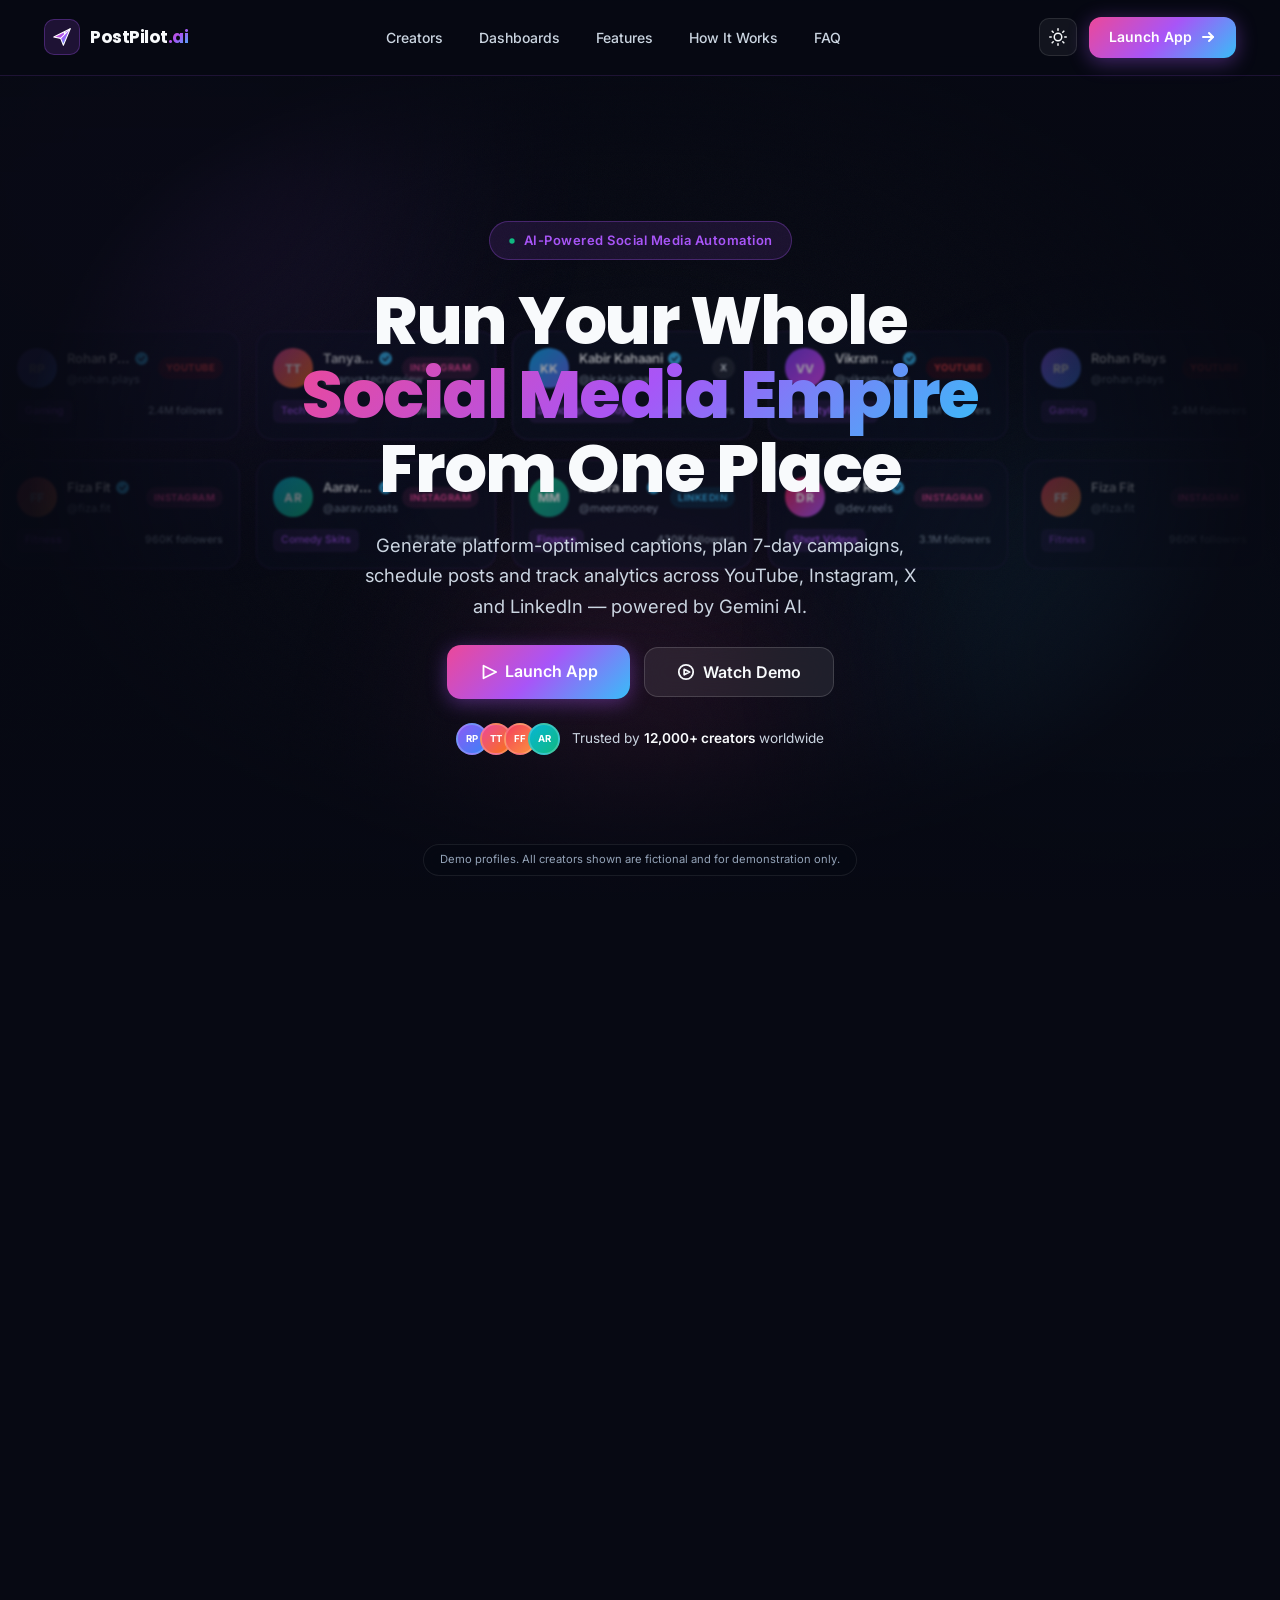
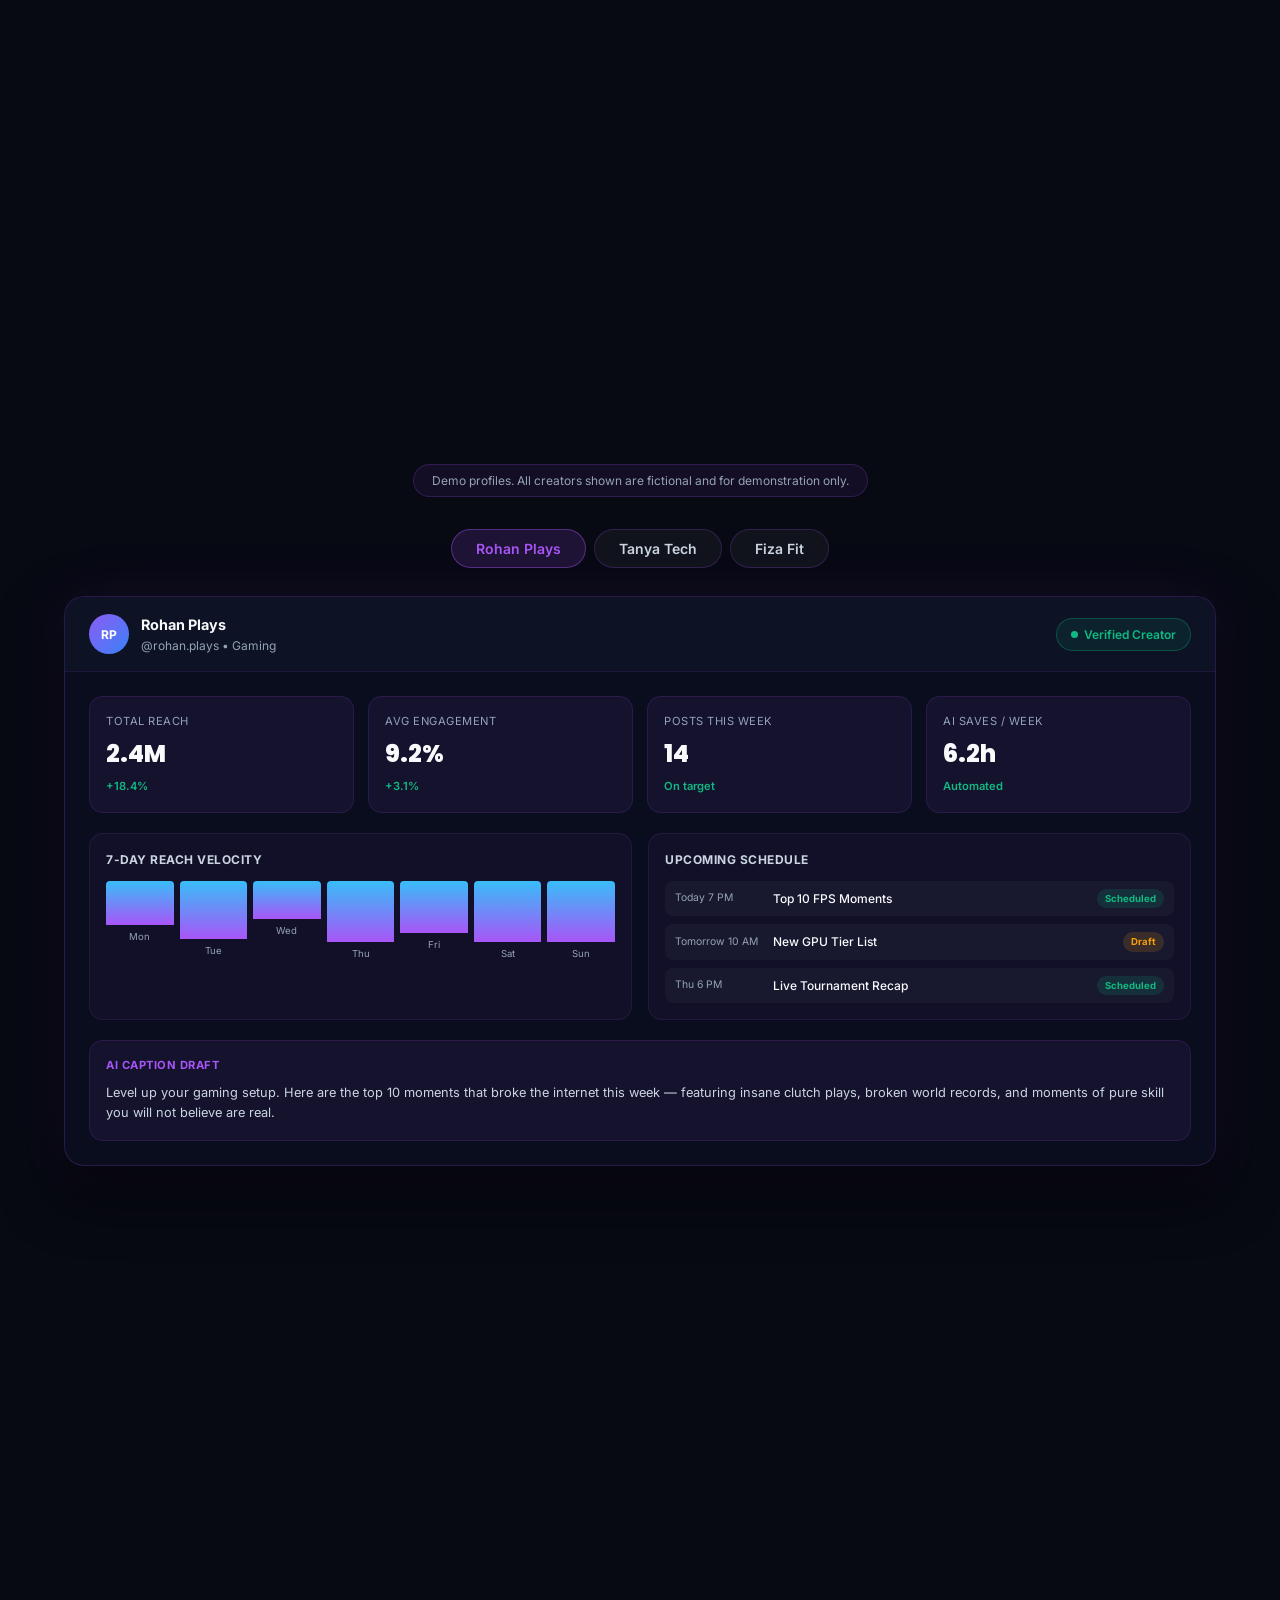
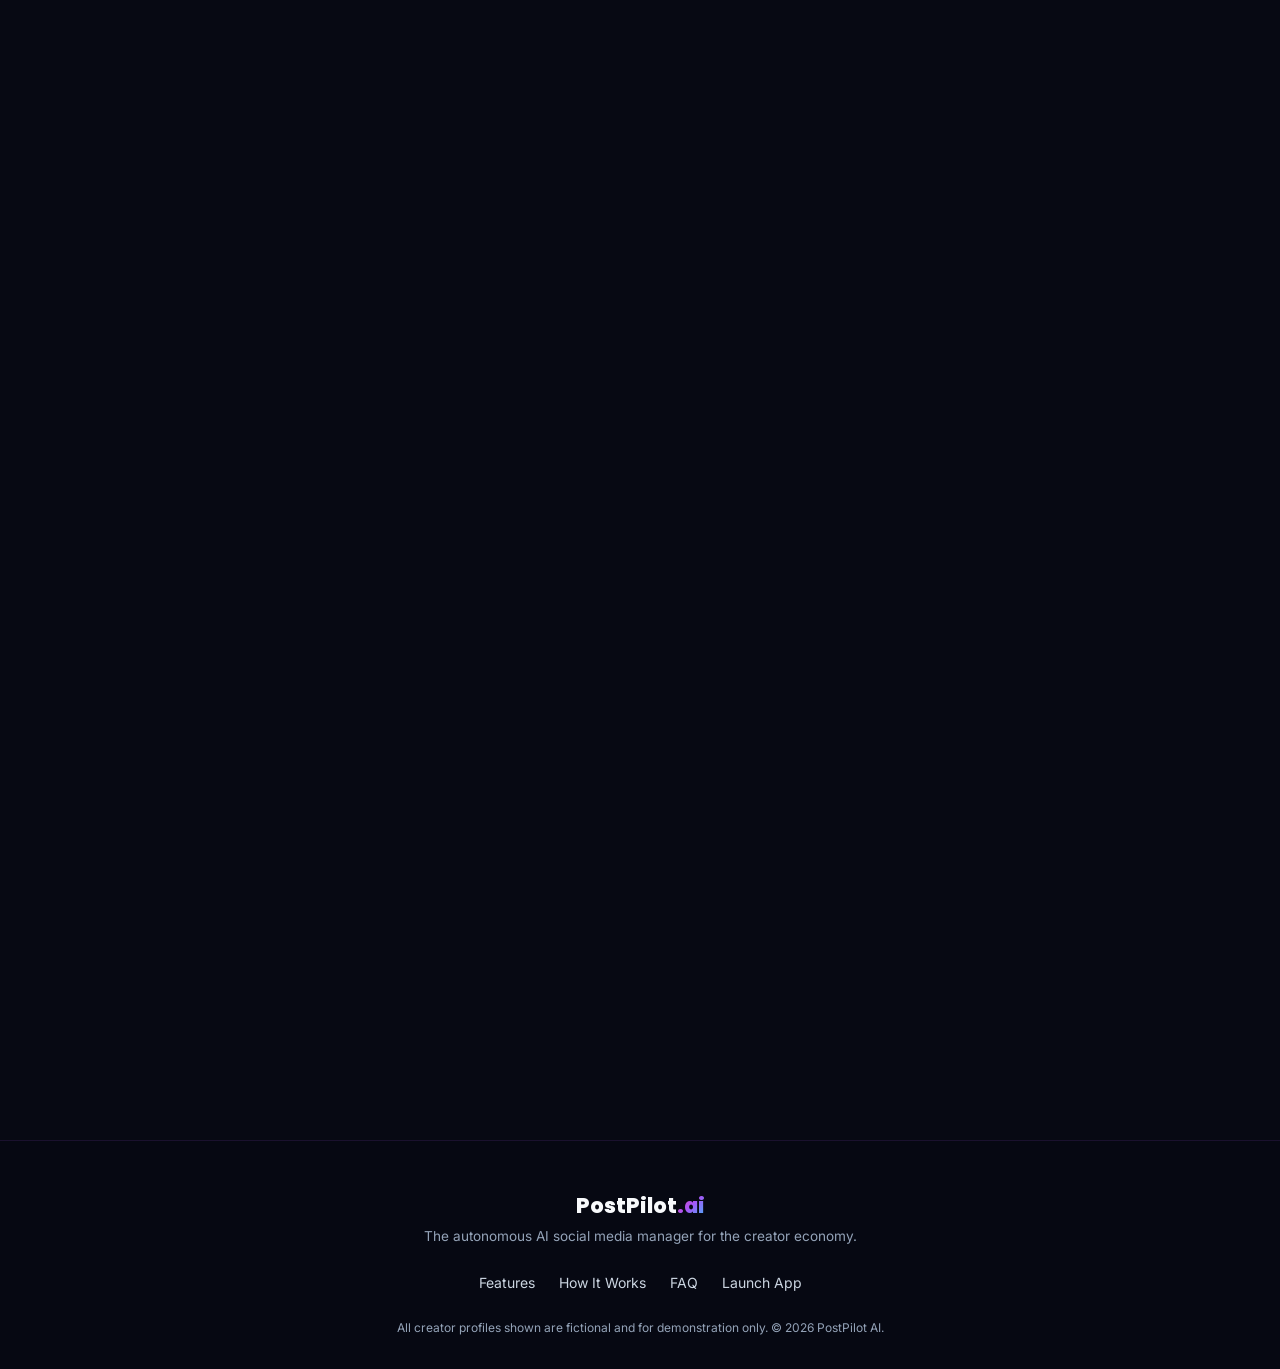
<file: index.html>
<!DOCTYPE html>
<html lang="en" data-theme="dark">
<head>
  <meta charset="UTF-8">
  <meta name="viewport" content="width=device-width, initial-scale=1.0">
  <meta name="description" content="PostPilot AI - Run Your Whole Social Media Empire From One Place. The bold autonomous AI social media manager built for modern creators.">
  <title>PostPilot AI - Run Your Whole Social Media Empire From One Place</title>
  <link rel="preconnect" href="https://fonts.googleapis.com">
  <link rel="preconnect" href="https://fonts.gstatic.com" crossorigin>
  <link href="https://fonts.googleapis.com/css2?family=Inter:wght@300;400;500;600;700&family=Poppins:wght@500;600;700;800;900&display=swap" rel="stylesheet">
  <link rel="stylesheet" href="style.css">
</head>
<body>
  <a href="#main-content" class="skip-link">Skip to main content</a>

  <!-- Animated Mesh Background -->
  <div class="animated-mesh-bg" aria-hidden="true">
    <div class="mesh-sphere mesh-sphere-1"></div>
    <div class="mesh-sphere mesh-sphere-2"></div>
    <div class="mesh-sphere mesh-sphere-3"></div>
  </div>
  <div class="noise-overlay" aria-hidden="true"></div>

  <!-- Sticky Glass Navbar -->
  <header class="navbar" id="top-navbar">
    <div class="nav-container">
      <a href="#" class="brand-logo" aria-label="PostPilot AI Home">
        <span class="logo-icon-wrapper">
          <svg class="logo-icon" viewBox="0 0 32 32" fill="none" xmlns="http://www.w3.org/2000/svg" aria-hidden="true">
            <path d="M4 16L28 4L18 28L14 18L4 16Z" fill="url(#logo-grad)" stroke="#FFFFFF" stroke-width="1.5" stroke-linejoin="round"/>
            <path d="M14 18L28 4" stroke="#FFFFFF" stroke-width="1.5" stroke-linecap="round"/>
            <circle cx="20" cy="10" r="1.5" fill="#FFFFFF"/>
            <defs>
              <linearGradient id="logo-grad" x1="4" y1="4" x2="28" y2="28" gradientUnits="userSpaceOnUse">
                <stop stop-color="#EC4899"/>
                <stop offset="0.5" stop-color="#A855F7"/>
                <stop offset="1" stop-color="#38BDF8"/>
              </linearGradient>
            </defs>
          </svg>
        </span>
        <span class="logo-text">PostPilot<span class="logo-accent">.ai</span></span>
      </a>

      <nav class="nav-menu" id="nav-menu" aria-label="Main Navigation">
        <ul class="nav-list">
          <li class="nav-item"><a href="#creators" class="nav-link">Creators</a></li>
          <li class="nav-item"><a href="#sample-dashboards" class="nav-link">Dashboards</a></li>
          <li class="nav-item"><a href="#features" class="nav-link">Features</a></li>
          <li class="nav-item"><a href="#how-it-works" class="nav-link">How It Works</a></li>
          <li class="nav-item"><a href="#faq" class="nav-link">FAQ</a></li>
        </ul>
      </nav>

      <div class="nav-actions">
        <button id="theme-toggle" class="theme-toggle-btn" type="button" aria-label="Toggle theme">
          <svg class="theme-icon sun-icon" viewBox="0 0 24 24" fill="none" stroke="currentColor" stroke-width="2" stroke-linecap="round" stroke-linejoin="round" aria-hidden="true">
            <circle cx="12" cy="12" r="5"></circle>
            <line x1="12" y1="1" x2="12" y2="3"></line><line x1="12" y1="21" x2="12" y2="23"></line>
            <line x1="4.22" y1="4.22" x2="5.64" y2="5.64"></line><line x1="18.36" y1="18.36" x2="19.78" y2="19.78"></line>
            <line x1="1" y1="12" x2="3" y2="12"></line><line x1="21" y1="12" x2="23" y2="12"></line>
            <line x1="4.22" y1="19.78" x2="5.64" y2="18.36"></line><line x1="18.36" y1="5.64" x2="19.78" y2="4.22"></line>
          </svg>
          <svg class="theme-icon moon-icon" viewBox="0 0 24 24" fill="none" stroke="currentColor" stroke-width="2" stroke-linecap="round" stroke-linejoin="round" aria-hidden="true">
            <path d="M21 12.79A9 9 0 1 1 11.21 3 7 7 0 0 0 21 12.79z"></path>
          </svg>
        </button>
        <a href="app.html" class="btn btn-primary nav-cta">
          <span>Launch App</span>
          <svg class="btn-arrow" viewBox="0 0 16 16" fill="none" stroke="currentColor" stroke-width="2" stroke-linecap="round" stroke-linejoin="round" aria-hidden="true">
            <line x1="3" y1="8" x2="13" y2="8"></line>
            <polyline points="9 4 13 8 9 12"></polyline>
          </svg>
        </a>
        <button class="hamburger-btn" id="hamburger-btn" type="button" aria-expanded="false" aria-controls="nav-menu" aria-label="Open mobile navigation menu">
          <span class="hamburger-line"></span>
          <span class="hamburger-line"></span>
          <span class="hamburger-line"></span>
        </button>
      </div>
    </div>
  </header>

  <main id="main-content">
    <!-- ===== HERO SECTION ===== -->
    <section class="hero-section" id="hero">
      <!-- Animated Creator Card Wall Background -->
      <div class="hero-marquee-wall" aria-hidden="true">
        <!-- Row 1: Scrolling Left -->
        <div class="marquee-row marquee-left">
          <div class="creator-marquee-card"><div class="creator-card-header"><div class="creator-avatar" style="background:linear-gradient(135deg,#8B5CF6,#3B82F6)">RP</div><div class="creator-meta"><div class="creator-name-row"><span class="creator-name">Rohan Plays</span><svg class="verified-icon" viewBox="0 0 16 16" fill="currentColor"><path d="M16 8A8 8 0 1 1 0 8a8 8 0 0 1 16 0zm-3.97-3.03a.75.75 0 0 0-1.08.022L7.477 9.417 5.384 7.323a.75.75 0 0 0-1.06 1.06L6.97 11.03a.75.75 0 0 0 1.079-.02l3.992-4.99a.75.75 0 0 0-.01-1.05z"/></svg></div><span class="creator-handle">@rohan.plays</span></div><span class="creator-platform-pill yt">YouTube</span></div><div class="creator-card-body"><span class="creator-niche-tag">Gaming</span><span class="creator-followers">2.4M followers</span></div></div>
          <div class="creator-marquee-card"><div class="creator-card-header"><div class="creator-avatar" style="background:linear-gradient(135deg,#EC4899,#F97316)">TT</div><div class="creator-meta"><div class="creator-name-row"><span class="creator-name">Tanya Tech</span><svg class="verified-icon" viewBox="0 0 16 16" fill="currentColor"><path d="M16 8A8 8 0 1 1 0 8a8 8 0 0 1 16 0zm-3.97-3.03a.75.75 0 0 0-1.08.022L7.477 9.417 5.384 7.323a.75.75 0 0 0-1.06 1.06L6.97 11.03a.75.75 0 0 0 1.079-.02l3.992-4.99a.75.75 0 0 0-.01-1.05z"/></svg></div><span class="creator-handle">@tanya.techreview</span></div><span class="creator-platform-pill ig">Instagram</span></div><div class="creator-card-body"><span class="creator-niche-tag">Tech Reviews</span><span class="creator-followers">820K followers</span></div></div>
          <div class="creator-marquee-card"><div class="creator-card-header"><div class="creator-avatar" style="background:linear-gradient(135deg,#0EA5E9,#6366F1)">KK</div><div class="creator-meta"><div class="creator-name-row"><span class="creator-name">Kabir Kahaani</span><svg class="verified-icon" viewBox="0 0 16 16" fill="currentColor"><path d="M16 8A8 8 0 1 1 0 8a8 8 0 0 1 16 0zm-3.97-3.03a.75.75 0 0 0-1.08.022L7.477 9.417 5.384 7.323a.75.75 0 0 0-1.06 1.06L6.97 11.03a.75.75 0 0 0 1.079-.02l3.992-4.99a.75.75 0 0 0-.01-1.05z"/></svg></div><span class="creator-handle">@kabir.kahaani</span></div><span class="creator-platform-pill x">X</span></div><div class="creator-card-body"><span class="creator-niche-tag">Stand-up Comedy</span><span class="creator-followers">540K followers</span></div></div>
          <div class="creator-marquee-card"><div class="creator-card-header"><div class="creator-avatar" style="background:linear-gradient(135deg,#7C3AED,#D946EF)">VV</div><div class="creator-meta"><div class="creator-name-row"><span class="creator-name">Vikram Vlogs</span><svg class="verified-icon" viewBox="0 0 16 16" fill="currentColor"><path d="M16 8A8 8 0 1 1 0 8a8 8 0 0 1 16 0zm-3.97-3.03a.75.75 0 0 0-1.08.022L7.477 9.417 5.384 7.323a.75.75 0 0 0-1.06 1.06L6.97 11.03a.75.75 0 0 0 1.079-.02l3.992-4.99a.75.75 0 0 0-.01-1.05z"/></svg></div><span class="creator-handle">@vikramvlogs</span></div><span class="creator-platform-pill yt">YouTube</span></div><div class="creator-card-body"><span class="creator-niche-tag">Lifestyle Vlogs</span><span class="creator-followers">1.8M followers</span></div></div>
          <!-- Clones for seamless loop -->
          <div class="creator-marquee-card"><div class="creator-card-header"><div class="creator-avatar" style="background:linear-gradient(135deg,#8B5CF6,#3B82F6)">RP</div><div class="creator-meta"><div class="creator-name-row"><span class="creator-name">Rohan Plays</span></div><span class="creator-handle">@rohan.plays</span></div><span class="creator-platform-pill yt">YouTube</span></div><div class="creator-card-body"><span class="creator-niche-tag">Gaming</span><span class="creator-followers">2.4M followers</span></div></div>
          <div class="creator-marquee-card"><div class="creator-card-header"><div class="creator-avatar" style="background:linear-gradient(135deg,#EC4899,#F97316)">TT</div><div class="creator-meta"><div class="creator-name-row"><span class="creator-name">Tanya Tech</span></div><span class="creator-handle">@tanya.techreview</span></div><span class="creator-platform-pill ig">Instagram</span></div><div class="creator-card-body"><span class="creator-niche-tag">Tech Reviews</span><span class="creator-followers">820K followers</span></div></div>
          <div class="creator-marquee-card"><div class="creator-card-header"><div class="creator-avatar" style="background:linear-gradient(135deg,#0EA5E9,#6366F1)">KK</div><div class="creator-meta"><div class="creator-name-row"><span class="creator-name">Kabir Kahaani</span></div><span class="creator-handle">@kabir.kahaani</span></div><span class="creator-platform-pill x">X</span></div><div class="creator-card-body"><span class="creator-niche-tag">Stand-up Comedy</span><span class="creator-followers">540K followers</span></div></div>
        </div>
        <!-- Row 2: Scrolling Right -->
        <div class="marquee-row marquee-right">
          <div class="creator-marquee-card"><div class="creator-card-header"><div class="creator-avatar" style="background:linear-gradient(135deg,#F43F5E,#FB923C)">FF</div><div class="creator-meta"><div class="creator-name-row"><span class="creator-name">Fiza Fit</span><svg class="verified-icon" viewBox="0 0 16 16" fill="currentColor"><path d="M16 8A8 8 0 1 1 0 8a8 8 0 0 1 16 0zm-3.97-3.03a.75.75 0 0 0-1.08.022L7.477 9.417 5.384 7.323a.75.75 0 0 0-1.06 1.06L6.97 11.03a.75.75 0 0 0 1.079-.02l3.992-4.99a.75.75 0 0 0-.01-1.05z"/></svg></div><span class="creator-handle">@fiza.fit</span></div><span class="creator-platform-pill ig">Instagram</span></div><div class="creator-card-body"><span class="creator-niche-tag">Fitness</span><span class="creator-followers">960K followers</span></div></div>
          <div class="creator-marquee-card"><div class="creator-card-header"><div class="creator-avatar" style="background:linear-gradient(135deg,#06B6D4,#10B981)">AR</div><div class="creator-meta"><div class="creator-name-row"><span class="creator-name">Aarav Roasts</span><svg class="verified-icon" viewBox="0 0 16 16" fill="currentColor"><path d="M16 8A8 8 0 1 1 0 8a8 8 0 0 1 16 0zm-3.97-3.03a.75.75 0 0 0-1.08.022L7.477 9.417 5.384 7.323a.75.75 0 0 0-1.06 1.06L6.97 11.03a.75.75 0 0 0 1.079-.02l3.992-4.99a.75.75 0 0 0-.01-1.05z"/></svg></div><span class="creator-handle">@aarav.roasts</span></div><span class="creator-platform-pill ig">Instagram</span></div><div class="creator-card-body"><span class="creator-niche-tag">Comedy Skits</span><span class="creator-followers">1.2M followers</span></div></div>
          <div class="creator-marquee-card"><div class="creator-card-header"><div class="creator-avatar" style="background:linear-gradient(135deg,#10B981,#0D9488)">MM</div><div class="creator-meta"><div class="creator-name-row"><span class="creator-name">Meera Money</span><svg class="verified-icon" viewBox="0 0 16 16" fill="currentColor"><path d="M16 8A8 8 0 1 1 0 8a8 8 0 0 1 16 0zm-3.97-3.03a.75.75 0 0 0-1.08.022L7.477 9.417 5.384 7.323a.75.75 0 0 0-1.06 1.06L6.97 11.03a.75.75 0 0 0 1.079-.02l3.992-4.99a.75.75 0 0 0-.01-1.05z"/></svg></div><span class="creator-handle">@meeramoney</span></div><span class="creator-platform-pill li">LinkedIn</span></div><div class="creator-card-body"><span class="creator-niche-tag">Finance</span><span class="creator-followers">430K followers</span></div></div>
          <div class="creator-marquee-card"><div class="creator-card-header"><div class="creator-avatar" style="background:linear-gradient(135deg,#E11D48,#A855F7)">DR</div><div class="creator-meta"><div class="creator-name-row"><span class="creator-name">Dev Reels</span><svg class="verified-icon" viewBox="0 0 16 16" fill="currentColor"><path d="M16 8A8 8 0 1 1 0 8a8 8 0 0 1 16 0zm-3.97-3.03a.75.75 0 0 0-1.08.022L7.477 9.417 5.384 7.323a.75.75 0 0 0-1.06 1.06L6.97 11.03a.75.75 0 0 0 1.079-.02l3.992-4.99a.75.75 0 0 0-.01-1.05z"/></svg></div><span class="creator-handle">@dev.reels</span></div><span class="creator-platform-pill ig">Instagram</span></div><div class="creator-card-body"><span class="creator-niche-tag">Short Videos</span><span class="creator-followers">3.1M followers</span></div></div>
          <!-- Clones -->
          <div class="creator-marquee-card"><div class="creator-card-header"><div class="creator-avatar" style="background:linear-gradient(135deg,#F43F5E,#FB923C)">FF</div><div class="creator-meta"><div class="creator-name-row"><span class="creator-name">Fiza Fit</span></div><span class="creator-handle">@fiza.fit</span></div><span class="creator-platform-pill ig">Instagram</span></div><div class="creator-card-body"><span class="creator-niche-tag">Fitness</span><span class="creator-followers">960K followers</span></div></div>
          <div class="creator-marquee-card"><div class="creator-card-header"><div class="creator-avatar" style="background:linear-gradient(135deg,#06B6D4,#10B981)">AR</div><div class="creator-meta"><div class="creator-name-row"><span class="creator-name">Aarav Roasts</span></div><span class="creator-handle">@aarav.roasts</span></div><span class="creator-platform-pill ig">Instagram</span></div><div class="creator-card-body"><span class="creator-niche-tag">Comedy Skits</span><span class="creator-followers">1.2M followers</span></div></div>
          <div class="creator-marquee-card"><div class="creator-card-header"><div class="creator-avatar" style="background:linear-gradient(135deg,#10B981,#0D9488)">MM</div><div class="creator-meta"><div class="creator-name-row"><span class="creator-name">Meera Money</span></div><span class="creator-handle">@meeramoney</span></div><span class="creator-platform-pill li">LinkedIn</span></div><div class="creator-card-body"><span class="creator-niche-tag">Finance</span><span class="creator-followers">430K followers</span></div></div>
        </div>
      </div>

      <!-- Vignette overlay -->
      <div class="hero-vignette" aria-hidden="true"></div>

      <!-- Hero Content -->
      <div class="hero-content">
        <div class="hero-badge">
          <svg viewBox="0 0 12 12" fill="currentColor" aria-hidden="true"><circle cx="6" cy="6" r="4"/></svg>
          AI-Powered Social Media Automation
        </div>
        <h1 class="hero-title">Run Your Whole<br><span class="hero-title-gradient">Social Media Empire</span><br>From One Place</h1>
        <p class="hero-subtitle">Generate platform-optimised captions, plan 7-day campaigns, schedule posts and track analytics across YouTube, Instagram, X and LinkedIn — powered by Gemini AI.</p>
        <div class="hero-actions">
          <a href="app.html" class="btn btn-primary btn-lg">
            <svg viewBox="0 0 20 20" fill="none" stroke="currentColor" stroke-width="2" stroke-linecap="round" stroke-linejoin="round" aria-hidden="true" width="18" height="18"><polygon points="5 3 19 10 5 17 5 3"></polygon></svg>
            Launch App
          </a>
          <button type="button" class="btn btn-glass btn-lg" id="btn-watch-demo">
            <svg viewBox="0 0 20 20" fill="none" stroke="currentColor" stroke-width="2" stroke-linecap="round" stroke-linejoin="round" aria-hidden="true" width="18" height="18"><circle cx="10" cy="10" r="8"></circle><polygon points="8 7 14 10 8 13 8 7"></polygon></svg>
            Watch Demo
          </button>
        </div>
        <div class="hero-social-proof">
          <div class="proof-avatars" aria-hidden="true">
            <span style="background:linear-gradient(135deg,#8B5CF6,#3B82F6)">RP</span>
            <span style="background:linear-gradient(135deg,#EC4899,#F97316)">TT</span>
            <span style="background:linear-gradient(135deg,#F43F5E,#FB923C)">FF</span>
            <span style="background:linear-gradient(135deg,#06B6D4,#10B981)">AR</span>
          </div>
          <span class="proof-text">Trusted by <strong>12,000+ creators</strong> worldwide</span>
        </div>
      </div>

      <!-- Demo disclaimer -->
      <p class="demo-disclaimer-floating" aria-label="Important disclaimer">Demo profiles. All creators shown are fictional and for demonstration only.</p>
    </section>

    <!-- ===== BUILT FOR CREATORS SECTION ===== -->
    <section class="creators-section" id="creators">
      <div class="section-container">
        <div class="section-header" data-reveal>
          <span class="section-eyebrow">Who It Is Built For</span>
          <h2 class="section-title">Built for creators like<span class="accent-dot">.</span></h2>
          <p class="section-subtitle">PostPilot AI understands every niche. Whatever you create, we make distribution effortless.</p>
        </div>
        <div class="creators-category-grid" data-reveal>
          <div class="category-card" data-tilt>
            <div class="category-icon-wrap" style="background:linear-gradient(135deg,rgba(139,92,246,0.25),rgba(59,130,246,0.15))">
              <svg viewBox="0 0 24 24" fill="none" stroke="#8B5CF6" stroke-width="2" stroke-linecap="round" stroke-linejoin="round" aria-hidden="true"><rect x="2" y="3" width="20" height="14" rx="2"/><polyline points="8 21 12 17 16 21"/></svg>
            </div>
            <h3 class="category-title">Gamers</h3>
            <p class="category-desc">Stream clips, gaming tips and tournament announcements.</p>
          </div>
          <div class="category-card" data-tilt>
            <div class="category-icon-wrap" style="background:linear-gradient(135deg,rgba(236,72,153,0.25),rgba(249,115,22,0.15))">
              <svg viewBox="0 0 24 24" fill="none" stroke="#EC4899" stroke-width="2" stroke-linecap="round" stroke-linejoin="round" aria-hidden="true"><path d="M12 2C6.48 2 2 6.48 2 12s4.48 10 10 10 10-4.48 10-10S17.52 2 12 2z"/><path d="M8 14s1.5 2 4 2 4-2 4-2"/><line x1="9" y1="9" x2="9.01" y2="9"/><line x1="15" y1="9" x2="15.01" y2="9"/></svg>
            </div>
            <h3 class="category-title">Comedians</h3>
            <p class="category-desc">Roast reels, skits and viral comedy content across platforms.</p>
          </div>
          <div class="category-card" data-tilt>
            <div class="category-icon-wrap" style="background:linear-gradient(135deg,rgba(14,165,233,0.25),rgba(99,102,241,0.15))">
              <svg viewBox="0 0 24 24" fill="none" stroke="#0EA5E9" stroke-width="2" stroke-linecap="round" stroke-linejoin="round" aria-hidden="true"><path d="M12 2l3.09 6.26L22 9.27l-5 4.87 1.18 6.88L12 17.77l-6.18 3.25L7 14.14 2 9.27l6.91-1.01L12 2z"/></svg>
            </div>
            <h3 class="category-title">Tech Reviewers</h3>
            <p class="category-desc">Gadget unboxings, comparison threads and tech hot-takes.</p>
          </div>
          <div class="category-card" data-tilt>
            <div class="category-icon-wrap" style="background:linear-gradient(135deg,rgba(124,58,237,0.25),rgba(217,70,239,0.15))">
              <svg viewBox="0 0 24 24" fill="none" stroke="#7C3AED" stroke-width="2" stroke-linecap="round" stroke-linejoin="round" aria-hidden="true"><path d="M15 10l4.553-2.069A1 1 0 0 1 21 8.845v6.311a1 1 0 0 1-1.447.894L15 14M5 18h8a2 2 0 0 0 2-2V8a2 2 0 0 0-2-2H5a2 2 0 0 0-2 2v8a2 2 0 0 0 2 2z"/></svg>
            </div>
            <h3 class="category-title">Vloggers</h3>
            <p class="category-desc">Lifestyle stories, travel diaries and day-in-the-life content.</p>
          </div>
          <div class="category-card" data-tilt>
            <div class="category-icon-wrap" style="background:linear-gradient(135deg,rgba(244,63,94,0.25),rgba(251,146,60,0.15))">
              <svg viewBox="0 0 24 24" fill="none" stroke="#F43F5E" stroke-width="2" stroke-linecap="round" stroke-linejoin="round" aria-hidden="true"><path d="M20.84 4.61a5.5 5.5 0 0 0-7.78 0L12 5.67l-1.06-1.06a5.5 5.5 0 0 0-7.78 7.78l1.06 1.06L12 21.23l7.78-7.78 1.06-1.06a5.5 5.5 0 0 0 0-7.78z"/></svg>
            </div>
            <h3 class="category-title">Fitness Creators</h3>
            <p class="category-desc">Workout plans, nutrition tips and transformation journeys.</p>
          </div>
          <div class="category-card" data-tilt>
            <div class="category-icon-wrap" style="background:linear-gradient(135deg,rgba(16,185,129,0.25),rgba(13,148,136,0.15))">
              <svg viewBox="0 0 24 24" fill="none" stroke="#10B981" stroke-width="2" stroke-linecap="round" stroke-linejoin="round" aria-hidden="true"><line x1="12" y1="1" x2="12" y2="23"/><path d="M17 5H9.5a3.5 3.5 0 0 0 0 7h5a3.5 3.5 0 0 1 0 7H6"/></svg>
            </div>
            <h3 class="category-title">Finance Creators</h3>
            <p class="category-desc">Market insights, investing tips and personal finance breakdowns.</p>
          </div>
        </div>
      </div>
    </section>

    <!-- ===== SAMPLE CREATOR DASHBOARDS SECTION ===== -->
    <section class="sample-dashboards-section" id="sample-dashboards">
      <div class="section-container">
        <div class="section-header" data-reveal>
          <span class="section-eyebrow">See It In Action</span>
          <h2 class="section-title">Sample creator dashboards<span class="accent-dot">.</span></h2>
          <p class="section-subtitle">Real workflows. AI-powered. Here is how three creators manage their entire social presence inside PostPilot AI.</p>
        </div>
        <p class="demo-disclaimer-label" aria-live="polite">Demo profiles. All creators shown are fictional and for demonstration only.</p>

        <!-- Dashboard Tab Switcher -->
        <div class="dashboard-tabs" role="tablist" aria-label="Creator dashboard previews">
          <button class="dash-tab active" role="tab" aria-selected="true" data-creator="rohan" aria-controls="dash-panel-rohan">Rohan Plays</button>
          <button class="dash-tab" role="tab" aria-selected="false" data-creator="tanya" aria-controls="dash-panel-tanya">Tanya Tech</button>
          <button class="dash-tab" role="tab" aria-selected="false" data-creator="fiza" aria-controls="dash-panel-fiza">Fiza Fit</button>
        </div>

        <!-- Dashboard Preview Frame -->
        <div class="mock-dashboard-frame" id="mock-dashboard-frame">
          <div class="mock-topbar">
            <div class="mock-workspace-info">
              <div class="mock-avatar" id="dash-avatar" style="background:linear-gradient(135deg,#8B5CF6,#3B82F6)">RP</div>
              <div>
                <div class="mock-creator-name" id="dash-creator-name">Rohan Plays</div>
                <div class="mock-creator-handle" id="dash-creator-handle">@rohan.plays &bull; Gaming</div>
              </div>
            </div>
            <div class="mock-status-pill">
              <span class="mock-live-dot"></span>
              <span id="dash-verified-text">Verified Creator</span>
            </div>
          </div>
          <div class="mock-body">
            <!-- Stats Row -->
            <div class="mock-stats-row">
              <div class="mock-stat-card">
                <div class="mock-stat-label">Total Reach</div>
                <div class="mock-stat-value" id="dash-reach">2.4M</div>
                <div class="mock-stat-trend positive">+18.4%</div>
              </div>
              <div class="mock-stat-card">
                <div class="mock-stat-label">Avg Engagement</div>
                <div class="mock-stat-value" id="dash-engage">9.2%</div>
                <div class="mock-stat-trend positive">+3.1%</div>
              </div>
              <div class="mock-stat-card">
                <div class="mock-stat-label">Posts This Week</div>
                <div class="mock-stat-value" id="dash-posts">14</div>
                <div class="mock-stat-trend positive">On target</div>
              </div>
              <div class="mock-stat-card">
                <div class="mock-stat-label">AI Saves / Week</div>
                <div class="mock-stat-value" id="dash-saves">6.2h</div>
                <div class="mock-stat-trend positive">Automated</div>
              </div>
            </div>
            <!-- Chart + Queue -->
            <div class="mock-content-row">
              <div class="mock-chart-panel">
                <div class="mock-chart-title">7-Day Reach Velocity</div>
                <div class="mock-bars" id="dash-bars">
                  <div class="mock-bar-col"><div class="mock-bar" style="height:55%"></div><span>Mon</span></div>
                  <div class="mock-bar-col"><div class="mock-bar" style="height:72%"></div><span>Tue</span></div>
                  <div class="mock-bar-col"><div class="mock-bar" style="height:48%"></div><span>Wed</span></div>
                  <div class="mock-bar-col"><div class="mock-bar" style="height:88%"></div><span>Thu</span></div>
                  <div class="mock-bar-col"><div class="mock-bar" style="height:65%"></div><span>Fri</span></div>
                  <div class="mock-bar-col"><div class="mock-bar" style="height:94%"></div><span>Sat</span></div>
                  <div class="mock-bar-col"><div class="mock-bar" style="height:78%"></div><span>Sun</span></div>
                </div>
              </div>
              <div class="mock-queue-panel">
                <div class="mock-chart-title">Upcoming Schedule</div>
                <div class="mock-queue-list" id="dash-queue">
                  <div class="mock-queue-item"><span class="mock-queue-time">Today 7 PM</span><span class="mock-queue-title">Top 10 FPS Moments</span><span class="mock-queue-badge scheduled">Scheduled</span></div>
                  <div class="mock-queue-item"><span class="mock-queue-time">Tomorrow 10 AM</span><span class="mock-queue-title">New GPU Tier List</span><span class="mock-queue-badge draft">Draft</span></div>
                  <div class="mock-queue-item"><span class="mock-queue-time">Thu 6 PM</span><span class="mock-queue-title">Live Tournament Recap</span><span class="mock-queue-badge scheduled">Scheduled</span></div>
                </div>
              </div>
            </div>
            <!-- AI Draft -->
            <div class="mock-ai-draft">
              <div class="mock-ai-label">AI Caption Draft</div>
              <div class="mock-ai-text" id="dash-caption">Level up your gaming setup. Here are the top 10 moments that broke the internet this week — featuring insane clutch plays, broken world records, and moments of pure skill you will not believe are real.</div>
            </div>
          </div>
        </div>
      </div>
    </section>

    <!-- ===== FEATURES SECTION ===== -->
    <section class="features-section" id="features">
      <div class="section-container">
        <div class="section-header" data-reveal>
          <span class="section-eyebrow">Everything You Need</span>
          <h2 class="section-title">The full creator toolkit<span class="accent-dot">.</span></h2>
        </div>
        <div class="features-grid" data-reveal>
          <div class="feature-card">
            <div class="feature-icon-wrap"><svg viewBox="0 0 24 24" fill="none" stroke="currentColor" stroke-width="2" stroke-linecap="round" stroke-linejoin="round" aria-hidden="true"><polygon points="12 2 15.09 8.26 22 9.27 17 14.14 18.18 21.02 12 17.77 5.82 21.02 7 14.14 2 9.27 8.91 8.26 12 2"/></svg></div>
            <h3>AI Content Generator</h3>
            <p>Generate platform-optimised captions, hashtags, CTAs and image prompts for Instagram, YouTube, X and LinkedIn in seconds.</p>
          </div>
          <div class="feature-card">
            <div class="feature-icon-wrap"><svg viewBox="0 0 24 24" fill="none" stroke="currentColor" stroke-width="2" stroke-linecap="round" stroke-linejoin="round" aria-hidden="true"><rect x="3" y="4" width="18" height="18" rx="2" ry="2"/><line x1="16" y1="2" x2="16" y2="6"/><line x1="8" y1="2" x2="8" y2="6"/><line x1="3" y1="10" x2="21" y2="10"/></svg></div>
            <h3>7-Day Campaign Planner</h3>
            <p>Get a full week of content ideas, formats and ready-to-publish drafts generated from just your business type and goal.</p>
          </div>
          <div class="feature-card">
            <div class="feature-icon-wrap"><svg viewBox="0 0 24 24" fill="none" stroke="currentColor" stroke-width="2" stroke-linecap="round" stroke-linejoin="round" aria-hidden="true"><circle cx="12" cy="12" r="10"/><polyline points="12 6 12 12 16 14"/></svg></div>
            <h3>Autonomous Scheduler</h3>
            <p>Schedule saved posts via Webhook API with live status badges — Scheduled, Sent, Failed — and an auto-dispatch queue.</p>
          </div>
          <div class="feature-card">
            <div class="feature-icon-wrap"><svg viewBox="0 0 24 24" fill="none" stroke="currentColor" stroke-width="2" stroke-linecap="round" stroke-linejoin="round" aria-hidden="true"><line x1="18" y1="20" x2="18" y2="10"/><line x1="12" y1="20" x2="12" y2="4"/><line x1="6" y1="20" x2="6" y2="14"/></svg></div>
            <h3>Performance Analytics</h3>
            <p>Cross-platform impressions, click-through rates, engagement and algorithm-optimised posting windows — all in one view.</p>
          </div>
          <div class="feature-card">
            <div class="feature-icon-wrap"><svg viewBox="0 0 24 24" fill="none" stroke="currentColor" stroke-width="2" stroke-linecap="round" stroke-linejoin="round" aria-hidden="true"><path d="M19 21l-7-5-7 5V5a2 2 0 0 1 2-2h10a2 2 0 0 1 2 2z"/></svg></div>
            <h3>Saved Post Library</h3>
            <p>Search, filter and manage your evergreen drafts, top-performing hooks and curated hashtag sets with one-click reuse.</p>
          </div>
          <div class="feature-card">
            <div class="feature-icon-wrap"><svg viewBox="0 0 24 24" fill="none" stroke="currentColor" stroke-width="2" stroke-linecap="round" stroke-linejoin="round" aria-hidden="true"><path d="M12 22s8-4 8-10V5l-8-3-8 3v7c0 6 8 10 8 10z"/></svg></div>
            <h3>Secure API Integration</h3>
            <p>Connect your Gemini API key with one click. All keys are stored locally in your browser — zero cloud storage of credentials.</p>
          </div>
        </div>
      </div>
    </section>

    <!-- ===== HOW IT WORKS ===== -->
    <section class="how-section" id="how-it-works">
      <div class="section-container">
        <div class="section-header" data-reveal>
          <span class="section-eyebrow">Get Started Fast</span>
          <h2 class="section-title">Three steps to automation<span class="accent-dot">.</span></h2>
        </div>
        <div class="how-steps" data-reveal>
          <div class="how-step">
            <div class="step-number">01</div>
            <h3>Connect your platforms</h3>
            <p>Link your Instagram, YouTube, X, LinkedIn and Facebook accounts or use the fictional demo creators to explore instantly.</p>
          </div>
          <div class="how-connector" aria-hidden="true"></div>
          <div class="how-step">
            <div class="step-number">02</div>
            <h3>Generate and plan</h3>
            <p>Type a topic or business goal and let Gemini AI produce captions, hashtags, image prompts and a full 7-day content calendar.</p>
          </div>
          <div class="how-connector" aria-hidden="true"></div>
          <div class="how-step">
            <div class="step-number">03</div>
            <h3>Schedule and track</h3>
            <p>Queue approved posts for auto-dispatch via Webhook, monitor live status badges and analyse performance from one dashboard.</p>
          </div>
        </div>
      </div>
    </section>

    <!-- ===== PLATFORMS SECTION ===== -->
    <section class="platforms-section" id="platforms">
      <div class="section-container">
        <div class="section-header" data-reveal>
          <span class="section-eyebrow">Multi-Platform</span>
          <h2 class="section-title">Every platform. One dashboard<span class="accent-dot">.</span></h2>
        </div>
        <div class="platforms-grid" data-reveal>
          <div class="platform-pill yt-pill">YouTube</div>
          <div class="platform-pill ig-pill">Instagram</div>
          <div class="platform-pill x-pill">X (Twitter)</div>
          <div class="platform-pill li-pill">LinkedIn</div>
          <div class="platform-pill fb-pill">Facebook</div>
        </div>
      </div>
    </section>

    <!-- ===== FAQ SECTION ===== -->
    <section class="faq-section" id="faq">
      <div class="section-container">
        <div class="section-header" data-reveal>
          <span class="section-eyebrow">Answers</span>
          <h2 class="section-title">Frequently asked questions<span class="accent-dot">.</span></h2>
        </div>
        <div class="faq-list" data-reveal>
          <div class="faq-item">
            <button class="faq-question" aria-expanded="false" type="button">Is PostPilot AI free to use?<svg class="faq-chevron" viewBox="0 0 24 24" fill="none" stroke="currentColor" stroke-width="2" stroke-linecap="round" stroke-linejoin="round" aria-hidden="true"><polyline points="6 9 12 15 18 9"/></svg></button>
            <div class="faq-answer"><p>Yes — PostPilot AI is completely free. You bring your own Gemini API key (free tier available from Google AI Studio) and optionally a webhook URL for auto-posting. No subscription required.</p></div>
          </div>
          <div class="faq-item">
            <button class="faq-question" aria-expanded="false" type="button">Do I need a Gemini API key?<svg class="faq-chevron" viewBox="0 0 24 24" fill="none" stroke="currentColor" stroke-width="2" stroke-linecap="round" stroke-linejoin="round" aria-hidden="true"><polyline points="6 9 12 15 18 9"/></svg></button>
            <div class="faq-answer"><p>No. Without an API key the app runs in Demo Mode — it generates realistic sample content instead of calling the live API. Add your own key inside the Accounts and AI panel to unlock live generation.</p></div>
          </div>
          <div class="faq-item">
            <button class="faq-question" aria-expanded="false" type="button">Are the creator profiles shown real people?<svg class="faq-chevron" viewBox="0 0 24 24" fill="none" stroke="currentColor" stroke-width="2" stroke-linecap="round" stroke-linejoin="round" aria-hidden="true"><polyline points="6 9 12 15 18 9"/></svg></button>
            <div class="faq-answer"><p>No. All creator profiles in the demo — Rohan Plays, Tanya Tech, Fiza Fit and others — are entirely fictional and created for demonstration purposes only. They do not represent any real individual.</p></div>
          </div>
          <div class="faq-item">
            <button class="faq-question" aria-expanded="false" type="button">Is my API key stored safely?<svg class="faq-chevron" viewBox="0 0 24 24" fill="none" stroke="currentColor" stroke-width="2" stroke-linecap="round" stroke-linejoin="round" aria-hidden="true"><polyline points="6 9 12 15 18 9"/></svg></button>
            <div class="faq-answer"><p>Your API key is stored only in your browser's localStorage — it never leaves your device or gets sent to any external server run by us. Clear localStorage or use the Clear Key button to remove it at any time.</p></div>
          </div>
          <div class="faq-item">
            <button class="faq-question" aria-expanded="false" type="button">Which platforms are supported?<svg class="faq-chevron" viewBox="0 0 24 24" fill="none" stroke="currentColor" stroke-width="2" stroke-linecap="round" stroke-linejoin="round" aria-hidden="true"><polyline points="6 9 12 15 18 9"/></svg></button>
            <div class="faq-answer"><p>PostPilot AI currently supports YouTube, Instagram, X (Twitter), LinkedIn and Facebook with platform-specific caption tone, character limits, hashtag density and posting-time recommendations.</p></div>
          </div>
        </div>
      </div>
    </section>

    <!-- ===== FINAL CTA SECTION ===== -->
    <section class="cta-section" id="cta">
      <div class="section-container">
        <div class="cta-card" data-reveal>
          <div class="cta-glow" aria-hidden="true"></div>
          <span class="section-eyebrow">Start Now — It Is Free</span>
          <h2 class="cta-title">Your content empire starts here<span class="accent-dot">.</span></h2>
          <p class="cta-sub">No sign-up. No credit card. Launch the app and start generating AI-powered content in under 60 seconds.</p>
          <a href="app.html" class="btn btn-primary btn-lg">
            Launch PostPilot AI
            <svg class="btn-arrow" viewBox="0 0 16 16" fill="none" stroke="currentColor" stroke-width="2" stroke-linecap="round" stroke-linejoin="round" aria-hidden="true"><line x1="3" y1="8" x2="13" y2="8"/><polyline points="9 4 13 8 9 12"/></svg>
          </a>
        </div>
      </div>
    </section>
  </main>

  <!-- ===== FOOTER ===== -->
  <footer class="site-footer">
    <div class="footer-container">
      <div class="footer-brand">
        <span class="footer-logo-text">PostPilot<span class="logo-accent">.ai</span></span>
        <p class="footer-tagline">The autonomous AI social media manager for the creator economy.</p>
      </div>
      <nav class="footer-links" aria-label="Footer Navigation">
        <a href="#features" class="footer-link">Features</a>
        <a href="#how-it-works" class="footer-link">How It Works</a>
        <a href="#faq" class="footer-link">FAQ</a>
        <a href="app.html" class="footer-link">Launch App</a>
      </nav>
      <p class="footer-legal">All creator profiles shown are fictional and for demonstration only. &copy; 2026 PostPilot AI.</p>
    </div>
  </footer>

  <script src="script.js"></script>
</body>
</html>
</file>
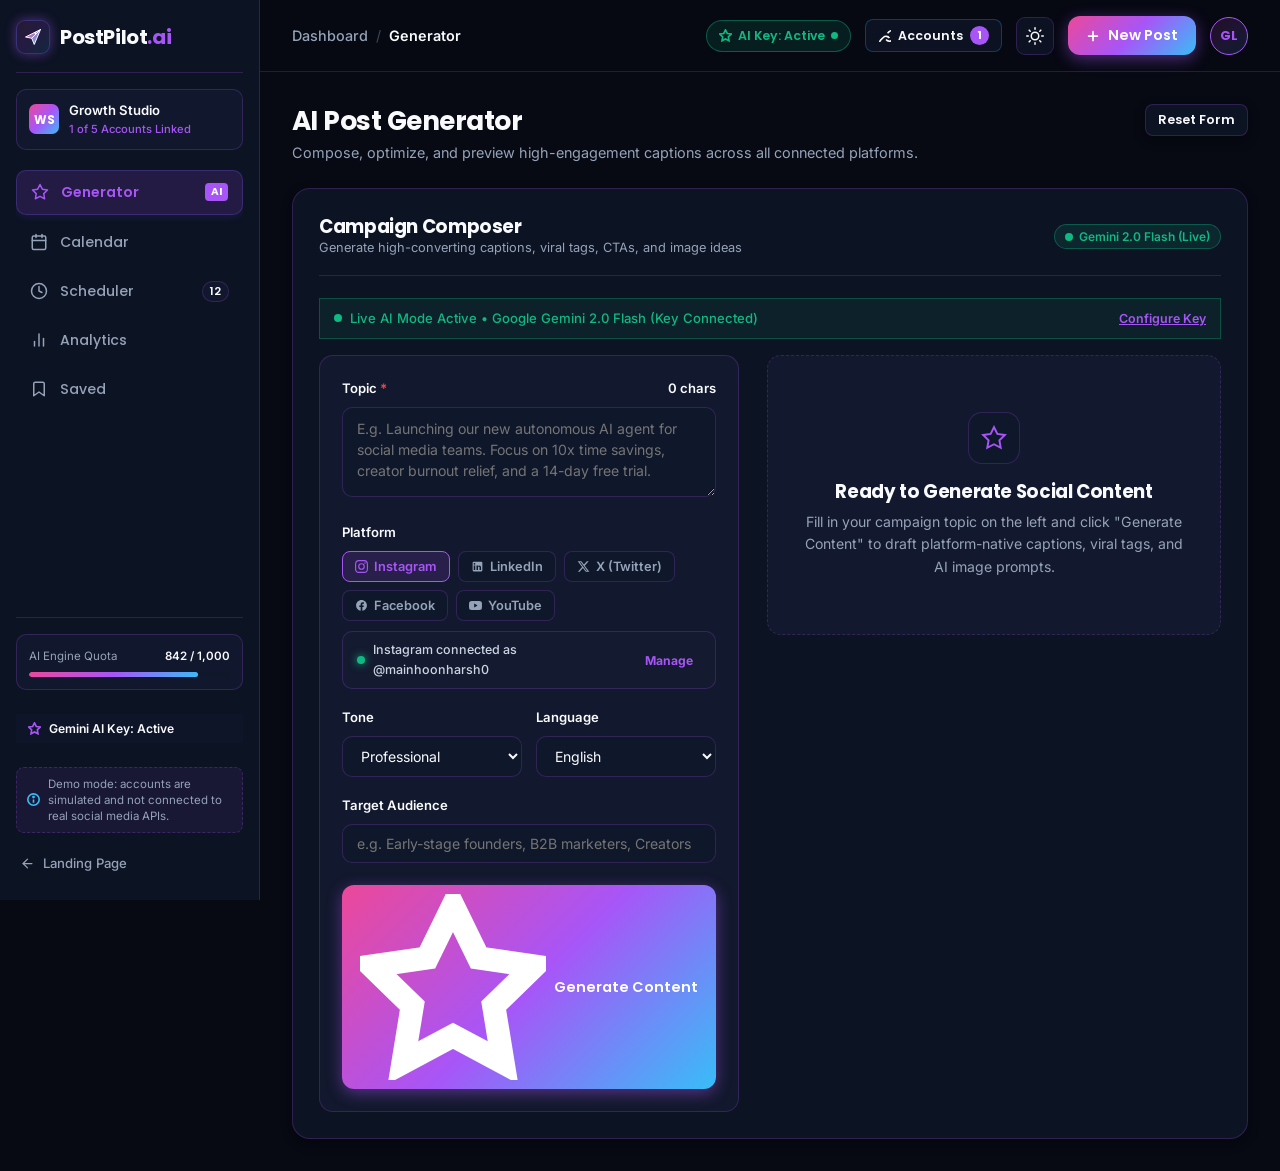
<file: app.html>
<!DOCTYPE html>
<html lang="en" data-theme="dark">
<head>
  <meta charset="UTF-8">
  <meta name="viewport" content="width=device-width, initial-scale=1.0">
  <meta name="description" content="PostPilot AI Dashboard — Autonomous AI Social Media Manager workspace for generating, scheduling, and analyzing social content.">
  <title>Dashboard — PostPilot AI</title>

  <!-- Google Fonts: Poppins (headings) & Inter (body) -->
  <link rel="preconnect" href="https://fonts.googleapis.com">
  <link rel="preconnect" href="https://fonts.gstatic.com" crossorigin>
  <link href="https://fonts.googleapis.com/css2?family=Inter:wght@300;400;500;600;700&family=Poppins:wght@500;600;700;800&display=swap" rel="stylesheet">

  <!-- Dashboard Stylesheet -->
  <link rel="stylesheet" href="app.css">
</head>
<body>
  <!-- Toast Notification Container -->
  <div id="toast-container" class="toast-container" aria-live="polite" aria-atomic="true"></div>

  <!-- Sidebar Overlay Backdrop for Mobile / Tablet (< 1024px) -->
  <div class="sidebar-backdrop" id="sidebar-backdrop" aria-hidden="true"></div>

  <div class="app-layout">
    <!-- Left Sidebar (5 items + logo) -->
    <aside class="app-sidebar" id="app-sidebar" aria-label="Dashboard Sidebar Navigation">
      <!-- Sidebar Brand Header -->
      <div class="sidebar-header">
        <a href="index.html" class="sidebar-logo" title="Back to Landing Page" aria-label="PostPilot AI Dashboard Home">
          <span class="logo-icon-wrapper">
            <svg class="logo-icon" viewBox="0 0 32 32" fill="none" xmlns="http://www.w3.org/2000/svg" aria-hidden="true">
              <path d="M4 16L28 4L18 28L14 18L4 16Z" fill="url(#dash-logo-grad)" stroke="#FFFFFF" stroke-width="1.5" stroke-linejoin="round"/>
              <path d="M14 18L28 4" stroke="#FFFFFF" stroke-width="1.5" stroke-linecap="round"/>
              <circle cx="20" cy="10" r="1.5" fill="#FFFFFF"/>
              <defs>
                <linearGradient id="dash-logo-grad" x1="4" y1="4" x2="28" y2="28" gradientUnits="userSpaceOnUse">
                  <stop stop-color="#FF4D8D"/>
                  <stop offset="1" stop-color="#38BDF8"/>
                </linearGradient>
              </defs>
            </svg>
          </span>
          <span class="logo-text">PostPilot<span class="logo-accent">.ai</span></span>
        </a>

        <!-- Close Sidebar Button (< 1024px) -->
        <button class="sidebar-close-btn" id="sidebar-close-btn" type="button" aria-label="Close navigation drawer">
          <svg viewBox="0 0 24 24" fill="none" stroke="currentColor" stroke-width="2" stroke-linecap="round" stroke-linejoin="round" aria-hidden="true">
            <line x1="18" y1="6" x2="6" y2="18"></line>
            <line x1="6" y1="6" x2="18" y2="18"></line>
          </svg>
        </button>
      </div>

      <!-- Workspace & Accounts Trigger -->
      <div class="sidebar-workspace" id="sidebar-workspace-btn" style="cursor: pointer;" title="Manage Connected Accounts & AI Engine" role="button" tabindex="0" aria-label="Manage Connected Accounts and AI Engine">
        <div class="workspace-avatar">WS</div>
        <div class="workspace-details">
          <span class="workspace-name">Growth Studio</span>
          <span class="workspace-plan" id="sidebar-accounts-plan">0 of 5 Accounts Linked</span>
        </div>
      </div>

      <!-- Navigation List (5 items: Generator, Calendar, Scheduler, Analytics, Saved) -->
      <nav class="sidebar-nav" aria-label="Workspace views">
        <ul class="nav-list">
          <!-- 1. Generator -->
          <li class="nav-item">
            <button class="nav-btn active" data-view="generator" type="button" id="nav-btn-generator" aria-current="page">
              <svg class="nav-icon" viewBox="0 0 24 24" fill="none" stroke="currentColor" stroke-width="2" stroke-linecap="round" stroke-linejoin="round" aria-hidden="true">
                <polygon points="12 2 15.09 8.26 22 9.27 17 14.14 18.18 21.02 12 17.77 5.82 21.02 7 14.14 2 9.27 8.91 8.26 12 2"></polygon>
              </svg>
              <span class="nav-label">Generator</span>
              <span class="nav-tag">AI</span>
            </button>
          </li>

          <!-- 2. Calendar -->
          <li class="nav-item">
            <button class="nav-btn" data-view="calendar" type="button" id="nav-btn-calendar">
              <svg class="nav-icon" viewBox="0 0 24 24" fill="none" stroke="currentColor" stroke-width="2" stroke-linecap="round" stroke-linejoin="round" aria-hidden="true">
                <rect x="3" y="4" width="18" height="18" rx="2" ry="2"></rect>
                <line x1="16" y1="2" x2="16" y2="6"></line>
                <line x1="8" y1="2" x2="8" y2="6"></line>
                <line x1="3" y1="10" x2="21" y2="10"></line>
              </svg>
              <span class="nav-label">Calendar</span>
            </button>
          </li>

          <!-- 3. Scheduler -->
          <li class="nav-item">
            <button class="nav-btn" data-view="scheduler" type="button" id="nav-btn-scheduler">
              <svg class="nav-icon" viewBox="0 0 24 24" fill="none" stroke="currentColor" stroke-width="2" stroke-linecap="round" stroke-linejoin="round" aria-hidden="true">
                <circle cx="12" cy="12" r="10"></circle>
                <polyline points="12 6 12 12 16 14"></polyline>
              </svg>
              <span class="nav-label">Scheduler</span>
              <span class="nav-badge-count">12</span>
            </button>
          </li>

          <!-- 4. Analytics -->
          <li class="nav-item">
            <button class="nav-btn" data-view="analytics" type="button" id="nav-btn-analytics">
              <svg class="nav-icon" viewBox="0 0 24 24" fill="none" stroke="currentColor" stroke-width="2" stroke-linecap="round" stroke-linejoin="round" aria-hidden="true">
                <line x1="18" y1="20" x2="18" y2="10"></line>
                <line x1="12" y1="20" x2="12" y2="4"></line>
                <line x1="6" y1="20" x2="6" y2="14"></line>
              </svg>
              <span class="nav-label">Analytics</span>
            </button>
          </li>

          <!-- 5. Saved -->
          <li class="nav-item">
            <button class="nav-btn" data-view="saved" type="button" id="nav-btn-saved">
              <svg class="nav-icon" viewBox="0 0 24 24" fill="none" stroke="currentColor" stroke-width="2" stroke-linecap="round" stroke-linejoin="round" aria-hidden="true">
                <path d="M19 21l-7-5-7 5V5a2 2 0 0 1 2-2h10a2 2 0 0 1 2 2z"></path>
              </svg>
              <span class="nav-label">Saved</span>
            </button>
          </li>
        </ul>
      </nav>

      <!-- Sidebar Footer -->
      <div class="sidebar-footer">
        <!-- Monthly Credits Card -->
        <div class="credits-card">
          <div class="credits-header">
            <span class="credits-title">AI Engine Quota</span>
            <span class="credits-val">842 / 1,000</span>
          </div>
          <div class="credits-track">
            <div class="credits-fill" style="width: 84%;"></div>
          </div>
        </div>

        <!-- Sidebar API Key / Settings Button -->
        <button class="sidebar-api-link-btn" id="sidebar-api-key-btn" type="button" title="Manage Gemini API Key & Model">
          <svg viewBox="0 0 16 16" fill="none" stroke="currentColor" stroke-width="2" style="width: 13px; height: 13px; color: var(--primary);" aria-hidden="true">
            <polygon points="8 1 10.2 5.5 15 6.2 11.5 9.6 12.3 14.5 8 12.2 3.7 14.5 4.5 9.6 1 6.2 5.8 5.5"></polygon>
          </svg>
          <span>Gemini AI Key: Active</span>
        </button>

        <!-- Sidebar Demo Mode Note -->
        <div class="sidebar-demo-note">
          <svg viewBox="0 0 16 16" fill="none" stroke="currentColor" stroke-width="2" aria-hidden="true">
            <circle cx="8" cy="8" r="7"></circle>
            <line x1="8" y1="8" x2="8" y2="12"></line>
            <circle cx="8" cy="5" r="0.75" fill="currentColor"></circle>
          </svg>
          <span>Demo mode: accounts are simulated and not connected to real social media APIs.</span>
        </div>

        <!-- Exit / Back to Home -->
        <a href="index.html" class="sidebar-back-link">
          <svg viewBox="0 0 24 24" fill="none" stroke="currentColor" stroke-width="2" stroke-linecap="round" stroke-linejoin="round" aria-hidden="true">
            <line x1="19" y1="12" x2="5" y2="12"></line>
            <polyline points="12 19 5 12 12 5"></polyline>
          </svg>
          <span>Landing Page</span>
        </a>
      </div>
    </aside>

    <!-- Main Wrapper (Top Bar + Dynamic View Content) -->
    <div class="app-main-wrapper">
      <!-- Top Bar -->
      <header class="topbar">
        <div class="topbar-left">
          <!-- Hamburger Drawer Toggle (< 1024px) -->
          <button class="hamburger-btn" id="hamburger-btn" type="button" aria-expanded="false" aria-controls="app-sidebar" aria-label="Toggle navigation drawer">
            <span class="hamburger-line"></span>
            <span class="hamburger-line"></span>
            <span class="hamburger-line"></span>
          </button>

          <!-- Current Breadcrumb / View Title -->
          <div class="breadcrumb-group">
            <span class="breadcrumb-root">Dashboard</span>
            <span class="breadcrumb-sep">/</span>
            <span class="breadcrumb-current" id="topbar-view-title">Generator</span>
          </div>
        </div>

        <div class="topbar-right">
          <!-- "Demo Mode" / "Live Mode" Interactive Badge (Click to open Accounts & API Manager) -->
          <button class="badge-demo-btn badge-live" id="demo-mode-badge" type="button" aria-haspopup="dialog" aria-label="Toggle Account and API Settings" title="Click to manage real Gemini API key & accounts">
            <span class="live-pulse-dot" id="demo-status-dot"></span>
            <span class="demo-text" id="demo-status-text">Live Mode (AI Active)</span>
          </button>

          <!-- Direct API Key Quick Trigger -->
          <button class="btn btn-outline btn-sm topbar-api-btn is-active" id="btn-topbar-api-key" type="button" aria-haspopup="dialog" aria-label="Configure Gemini API Key" title="Connect or configure Gemini API Key">
            <svg viewBox="0 0 16 16" fill="none" stroke="currentColor" stroke-width="2" style="width: 13px; height: 13px;" aria-hidden="true">
              <polygon points="8 1 10.2 5.5 15 6.2 11.5 9.6 12.3 14.5 8 12.2 3.7 14.5 4.5 9.6 1 6.2 5.8 5.5"></polygon>
            </svg>
            <span id="topbar-api-btn-text">AI Key: Active</span>
            <span class="badge-api-connected-dot" id="topbar-api-dot"></span>
          </button>

          <!-- "Connect Accounts" Quick Trigger -->
          <button class="btn btn-outline btn-sm topbar-accounts-btn" id="btn-topbar-accounts" type="button" aria-haspopup="dialog" aria-label="Manage connected social accounts and API keys" title="Manage connected social accounts and API keys">
            <svg viewBox="0 0 16 16" fill="none" stroke="currentColor" stroke-width="2" style="width: 13px; height: 13px;" aria-hidden="true">
              <path d="M10 13a5 5 0 0 0 7.54.54l3-3a5 5 0 0 0-7.07-7.07l-1.72 1.71"></path>
              <path d="M14 11a5 5 0 0 0-7.54-.54l-3 3a5 5 0 0 0 7.07 7.07l1.71-1.71"></path>
            </svg>
            <span>Accounts</span>
            <span class="accounts-badge-count" id="topbar-accounts-count">1/5</span>
          </button>

          <!-- Light / Dark Theme Toggle (Synced with index.html) -->
          <button id="theme-toggle" class="theme-toggle-btn" type="button" aria-label="Switch between dark and light theme" title="Toggle theme">
            <!-- Sun Icon (shown in dark mode) -->
            <svg class="theme-icon sun-icon" viewBox="0 0 24 24" fill="none" stroke="currentColor" stroke-width="2" stroke-linecap="round" stroke-linejoin="round" aria-hidden="true">
              <circle cx="12" cy="12" r="5"></circle>
              <line x1="12" y1="1" x2="12" y2="3"></line>
              <line x1="12" y1="21" x2="12" y2="23"></line>
              <line x1="4.22" y1="4.22" x2="5.64" y2="5.64"></line>
              <line x1="18.36" y1="18.36" x2="19.78" y2="19.78"></line>
              <line x1="1" y1="12" x2="3" y2="12"></line>
              <line x1="21" y1="12" x2="23" y2="12"></line>
              <line x1="4.22" y1="19.78" x2="5.64" y2="18.36"></line>
              <line x1="18.36" y1="5.64" x2="19.78" y2="4.22"></line>
            </svg>
            <!-- Moon Icon (shown in light mode) -->
            <svg class="theme-icon moon-icon" viewBox="0 0 24 24" fill="none" stroke="currentColor" stroke-width="2" stroke-linecap="round" stroke-linejoin="round" aria-hidden="true">
              <path d="M21 12.79A9 9 0 1 1 11.21 3 7 7 0 0 0 21 12.79z"></path>
            </svg>
          </button>

          <!-- Quick Action CTA -->
          <button class="btn btn-primary topbar-cta" id="btn-quick-create" type="button">
            <svg viewBox="0 0 16 16" fill="none" stroke="currentColor" stroke-width="2" stroke-linecap="round" stroke-linejoin="round" aria-hidden="true">
              <line x1="8" y1="3" x2="8" y2="13"></line>
              <line x1="3" y1="8" x2="13" y2="8"></line>
            </svg>
            <span>New Post</span>
          </button>

          <!-- User Avatar -->
          <div class="user-profile-btn" id="topbar-user-profile" title="Logged in as Growth Lead • Click for Account Settings" role="button" tabindex="0" aria-label="Open Account Settings">
            <span class="user-initials">GL</span>
          </div>
        </div>
      </header>

      <!-- Main Content Area: 5 Views (Switched via app.js without reload) -->
      <main class="app-main-content" id="main-content">

        <!-- ================================================================
             VIEW 1: GENERATOR (Active by default)
             ================================================================ -->
        <section class="view-panel active" id="view-generator" aria-labelledby="heading-generator">
          <div class="view-header">
            <div class="view-title-group">
              <h1 class="view-heading" id="heading-generator">AI Post Generator</h1>
              <p class="view-subheading">Compose, optimize, and preview high-engagement captions across all connected platforms.</p>
            </div>
            <div class="view-actions">
              <button class="btn btn-secondary btn-sm" id="btn-clear-generator" type="button">Reset Form</button>
            </div>
          </div>

          <!-- Generator Card -->
          <div class="dashboard-card">
            <div class="card-header-bar">
              <div class="card-title-group">
                <h2 class="card-title">Campaign Composer</h2>
                <span class="card-subtitle">Generate high-converting captions, viral tags, CTAs, and image ideas</span>
              </div>
              <button type="button" class="card-badge-btn badge-live" id="btn-gen-model-badge" title="Click to manage Gemini API Key & Model">
                <span class="live-pulse-dot" id="gen-badge-dot"></span>
                <span id="gen-badge-model-text">Gemini 2.0 Flash (Live)</span>
              </button>
            </div>

            <!-- Live API Status Banner -->
            <div class="api-key-active-banner banner-live" id="gen-api-banner">
              <div class="api-banner-left">
                <span class="live-pulse-dot" id="gen-banner-dot"></span>
                <span id="gen-banner-text">Live AI Mode Active • Google Gemini 2.0 Flash (Key Connected)</span>
              </div>
              <button type="button" class="btn-text-link" id="btn-gen-manage-key">Configure Key</button>
            </div>

            <div class="generator-layout">
              <!-- Left Column: Form -->
              <div class="generator-form-col">
                <form id="content-generator-form" novalidate onsubmit="return false;">
                  <!-- 1. Topic (Required) -->
                  <div class="form-group">
                    <label class="form-label" for="gen-topic">
                      <span>Topic <span class="required-star" aria-hidden="true">*</span></span>
                      <span class="char-counter" id="topic-char-counter">0 chars</span>
                    </label>
                    <textarea class="form-textarea" id="gen-topic" placeholder="E.g. Launching our new autonomous AI agent for social media teams. Focus on 10x time savings, creator burnout relief, and a 14-day free trial." required aria-required="true" aria-describedby="error-gen-topic"></textarea>
                    <span class="field-error" id="error-gen-topic" role="alert" style="display: none;">Please provide a topic to generate content.</span>
                  </div>

                  <!-- 2. Platform Selection -->
                  <div class="form-group">
                    <label class="form-label" for="gen-platform">Platform</label>
                    <div class="platform-chips-row" id="platform-chips-selector" role="radiogroup" aria-label="Select target social platform">
                      <button type="button" class="channel-chip active" data-platform="Instagram" role="radio" aria-checked="true">
                        <svg viewBox="0 0 24 24" fill="currentColor" aria-hidden="true"><path d="M12 2.163c3.204 0 3.584.012 4.85.07 3.252.148 4.771 1.691 4.919 4.919.058 1.265.069 1.645.069 4.849 0 3.205-.012 3.584-.069 4.849-.149 3.225-1.664 4.771-4.919 4.919-1.266.058-1.644.07-4.85.07-3.204 0-3.584-.012-4.849-.07-3.26-.149-4.771-1.699-4.919-4.92-.058-1.265-.07-1.644-.07-4.849 0-3.204.013-3.583.07-4.849.149-3.227 1.664-4.771 4.919-4.919 1.266-.057 1.645-.069 4.849-.069zm0-2.163c-3.259 0-3.667.014-4.947.072-4.358.2-6.78 2.618-6.98 6.98-.059 1.281-.073 1.689-.073 4.948 0 3.259.014 3.668.072 4.948.2 4.358 2.618 6.78 6.98 6.98 1.281.058 1.689.072 4.948.072 3.259 0 3.668-.014 4.948-.072 4.354-.2 6.782-2.618 6.979-6.98.059-1.28.073-1.689.073-4.948 0-3.259-.014-3.667-.072-4.947-.196-4.354-2.617-6.78-6.979-6.98-1.281-.059-1.69-.073-4.949-.073zm0 5.838a6.162 6.162 0 1 0 0 12.324 6.162 6.162 0 0 0 0-12.324zm0 10.162a4 4 0 1 1 0-8 4 4 0 0 1 0 8zm6.406-11.845a1.44 1.44 0 1 0 0 2.881 1.44 1.44 0 0 0 0-2.881z"/></svg>
                        <span>Instagram</span>
                      </button>
                      <button type="button" class="channel-chip" data-platform="LinkedIn" role="radio" aria-checked="false">
                        <svg viewBox="0 0 24 24" fill="currentColor" aria-hidden="true"><path d="M19 3a2 2 0 0 1 2 2v14a2 2 0 0 1-2 2H5a2 2 0 0 1-2-2V5a2 2 0 0 1 2-2h14m-.5 15.5v-5.3a3.26 3.26 0 0 0-3.26-3.26c-.85 0-1.84.52-2.28 1.3v-1.11h-2.79v8.37h2.79v-4.93c0-.77.62-1.4 1.39-1.4a1.4 1.4 0 0 1 1.4 1.4v4.93h2.75M6.46 8.76a1.64 1.64 0 1 0 0-3.28 1.64 1.64 0 0 0 0 3.28m1.4 9.74V9.93H5.06v8.57h2.8z"/></svg>
                        <span>LinkedIn</span>
                      </button>
                      <button type="button" class="channel-chip" data-platform="X" role="radio" aria-checked="false">
                        <svg viewBox="0 0 24 24" fill="currentColor" aria-hidden="true"><path d="M18.244 2.25h3.308l-7.227 8.26 8.502 11.24H16.17l-5.214-6.817L4.99 21.75H1.68l7.73-8.835L1.254 2.25H8.08l4.713 6.231zm-1.161 17.52h1.833L7.084 4.126H5.117z"/></svg>
                        <span>X (Twitter)</span>
                      </button>
                      <button type="button" class="channel-chip" data-platform="Facebook" role="radio" aria-checked="false">
                        <svg viewBox="0 0 24 24" fill="currentColor" aria-hidden="true"><path d="M22 12c0-5.523-4.477-10-10-10S2 6.477 2 12c0 4.991 3.657 9.128 8.438 9.878v-6.987h-2.54V12h2.54V9.797c0-2.506 1.492-3.89 3.777-3.89 1.094 0 2.238.195 2.238.195v2.46h-1.26c-1.243 0-1.63.771-1.63 1.562V12h2.773l-.443 2.89h-2.33v6.988C18.343 21.128 22 16.991 22 12z"/></svg>
                        <span>Facebook</span>
                      </button>
                      <button type="button" class="channel-chip" data-platform="YouTube" role="radio" aria-checked="false">
                        <svg viewBox="0 0 24 24" fill="currentColor" aria-hidden="true"><path d="M23.498 6.186a3.016 3.016 0 0 0-2.122-2.136C19.505 3.545 12 3.545 12 3.545s-7.505 0-9.377.505A3.017 3.017 0 0 0 .502 6.186C0 8.07 0 12 0 12s0 3.93.502 5.814a3.016 3.016 0 0 0 2.122 2.136c1.871.505 9.376.505 9.376.505s7.505 0 9.377-.505a3.015 3.015 0 0 0 2.122-2.136C24 15.93 24 12 24 12s0-3.93-.502-5.814zM9.545 15.568V8.432L15.818 12l-6.273 3.568z"/></svg>
                        <span>YouTube</span>
                      </button>
                    </div>
                    <select id="gen-platform" class="form-select" style="display: none;" aria-label="Selected Platform">
                      <option value="Instagram" selected>Instagram</option>
                      <option value="LinkedIn">LinkedIn</option>
                      <option value="X">X (Twitter)</option>
                      <option value="Facebook">Facebook</option>
                      <option value="YouTube">YouTube</option>
                    </select>

                    <!-- Platform Account Connection Live Indicator -->
                    <div class="platform-account-status" id="gen-platform-status" aria-live="polite">
                      <span class="status-indicator-dot dot-disconnected" id="gen-status-dot"></span>
                      <span class="status-indicator-text" id="gen-status-text">Instagram not connected</span>
                      <button type="button" class="btn-link-action" id="btn-gen-connect-platform">Connect Account</button>
                    </div>
                  </div>

                  <!-- 3. Tone & 4. Language in Row -->
                  <div class="form-row">
                    <!-- Tone (Professional, Funny, Inspirational, Casual) -->
                    <div class="form-group flex-1">
                      <label class="form-label" for="gen-tone">Tone</label>
                      <select class="form-select" id="gen-tone">
                        <option value="Professional" selected>Professional</option>
                        <option value="Funny">Funny</option>
                        <option value="Inspirational">Inspirational</option>
                        <option value="Casual">Casual</option>
                      </select>
                    </div>

                    <!-- Language (English, Hindi, Hinglish) -->
                    <div class="form-group flex-1">
                      <label class="form-label" for="gen-language">Language</label>
                      <select class="form-select" id="gen-language">
                        <option value="English" selected>English</option>
                        <option value="Hindi">Hindi</option>
                        <option value="Hinglish">Hinglish</option>
                      </select>
                    </div>
                  </div>

                  <!-- 5. Target Audience -->
                  <div class="form-group">
                    <label class="form-label" for="gen-audience">Target Audience</label>
                    <input type="text" class="form-input" id="gen-audience" placeholder="e.g. Early-stage founders, B2B marketers, Creators" />
                  </div>

                  <!-- Form Action Buttons -->
                  <div class="form-actions">
                    <button class="btn btn-primary" id="btn-generate-content" type="button" style="flex: 1;">
                      <svg class="btn-gen-icon" viewBox="0 0 16 16" fill="none" stroke="currentColor" stroke-width="2" aria-hidden="true">
                        <polygon points="8 1 10.2 5.5 15 6.2 11.5 9.6 12.3 14.5 8 12.2 3.7 14.5 4.5 9.6 1 6.2 5.8 5.5 8 1"></polygon>
                      </svg>
                      <span id="btn-generate-text">Generate Content</span>
                    </button>
                    <button class="btn btn-outline" id="btn-regenerate-content" type="button" style="display: none;" title="Regenerate with current settings">
                      <svg viewBox="0 0 16 16" fill="none" stroke="currentColor" stroke-width="2" style="width: 14px; height: 14px;" aria-hidden="true">
                        <path d="M2 8a6 6 0 1 0 1.8-4.2L2 5.5M2 2v3.5h3.5"></path>
                      </svg>
                      <span>Regenerate</span>
                    </button>
                  </div>
                </form>
              </div>

              <!-- Right Column: Results & Previews -->
              <div class="generator-preview-col" id="generator-results-col">
                <!-- 1. Initial Empty Placeholder State -->
                <div class="placeholder-state" id="generator-placeholder">
                  <div class="placeholder-icon">
                    <svg viewBox="0 0 24 24" fill="none" stroke="currentColor" stroke-width="1.8" aria-hidden="true">
                      <polygon points="12 2 15.09 8.26 22 9.27 17 14.14 18.18 21.02 12 17.77 5.82 21.02 7 14.14 2 9.27 8.91 8.26 12 2"></polygon>
                    </svg>
                  </div>
                  <h3 class="placeholder-title">Ready to Generate Social Content</h3>
                  <p class="placeholder-desc">Fill in your campaign topic on the left and click "Generate Content" to draft platform-native captions, viral tags, and AI image prompts.</p>
                </div>

                <!-- 2. Loading Skeleton Area (Shown while generating) -->
                <div class="skeleton-box" id="generator-skeleton" style="display: none;" aria-live="polite" aria-label="Generating content">
                  <div style="display: flex; justify-content: space-between; align-items: center;">
                    <div class="skeleton skeleton-line short"></div>
                    <div class="skeleton" style="width: 70px; height: 24px; border-radius: 12px;"></div>
                  </div>
                  <div class="skeleton-card">
                    <div class="skeleton skeleton-line short"></div>
                    <div class="skeleton skeleton-line"></div>
                    <div class="skeleton skeleton-line medium"></div>
                  </div>
                  <div class="skeleton-card">
                    <div class="skeleton skeleton-line short"></div>
                    <div class="skeleton skeleton-line"></div>
                    <div class="skeleton skeleton-line medium"></div>
                  </div>
                  <div class="skeleton-chips-row">
                    <div class="skeleton skeleton-chip"></div>
                    <div class="skeleton skeleton-chip"></div>
                    <div class="skeleton skeleton-chip"></div>
                    <div class="skeleton skeleton-chip"></div>
                    <div class="skeleton skeleton-chip"></div>
                  </div>
                </div>

                <!-- 3. Dynamic Results Container (Rendered cards) -->
                <div class="results-wrapper" id="generator-results" style="display: none;">
                  <!-- Results Meta Status -->
                  <div class="results-meta-banner">
                    <div class="results-meta-tags">
                      <span class="meta-chip primary" id="res-platform-tag">Instagram</span>
                      <span class="meta-chip" id="res-tone-tag">Professional</span>
                      <span class="meta-chip" id="res-lang-tag">English</span>
                    </div>
                    <button class="btn btn-outline btn-sm" id="btn-top-regenerate" type="button">
                      <svg viewBox="0 0 16 16" fill="none" stroke="currentColor" stroke-width="2" style="width: 13px; height: 13px;" aria-hidden="true">
                        <path d="M2 8a6 6 0 1 0 1.8-4.2L2 5.5M2 2v3.5h3.5"></path>
                      </svg>
                      <span>Regenerate</span>
                    </button>
                  </div>

                  <!-- 3 Captions Stack -->
                  <div>
                    <div class="section-subhead-bar">
                      <h3 class="section-subhead-title">
                        <svg viewBox="0 0 24 24" fill="none" stroke="currentColor" stroke-width="2" aria-hidden="true">
                          <path d="M14 2H6a2 2 0 0 0-2 2v16a2 2 0 0 0 2 2h12a2 2 0 0 0 2-2V8z"></path>
                          <polyline points="14 2 14 8 20 8"></polyline>
                        </svg>
                        <span>Generated Captions (3 Angles)</span>
                      </h3>
                      <span style="font-size: 0.75rem; color: var(--muted);">Click Copy or Save on any variant</span>
                    </div>

                    <div class="captions-stack" id="captions-container">
                      <!-- Cards injected dynamically via app.js using textContent -->
                    </div>
                  </div>

                  <!-- Hashtags Section -->
                  <div class="hashtags-card">
                    <div class="section-subhead-bar" style="margin-bottom: 8px;">
                      <h3 class="section-subhead-title">
                        <svg viewBox="0 0 24 24" fill="none" stroke="currentColor" stroke-width="2" aria-hidden="true">
                          <line x1="4" y1="9" x2="20" y2="9"></line>
                          <line x1="4" y1="15" x2="20" y2="15"></line>
                          <line x1="10" y1="3" x2="8" y2="21"></line>
                          <line x1="16" y1="3" x2="14" y2="21"></line>
                        </svg>
                        <span>Curated Hashtags (15)</span>
                      </h3>
                      <button class="btn btn-outline btn-sm" id="btn-copy-hashtags" type="button">
                        <svg viewBox="0 0 16 16" fill="none" stroke="currentColor" stroke-width="2" style="width: 13px; height: 13px;" aria-hidden="true">
                          <rect x="5" y="5" width="8" height="8" rx="1.5"></rect>
                          <path d="M3 11V3h8"></path>
                        </svg>
                        <span>Copy All</span>
                      </button>
                    </div>
                    <div class="hashtags-grid" id="hashtags-container">
                      <!-- Chips injected dynamically via app.js using textContent -->
                    </div>
                  </div>

                  <!-- Strategy Grid: Call to Action & Best Time -->
                  <div class="strategy-grid">
                    <!-- CTA Card -->
                    <div class="strategy-card">
                      <div class="strategy-card-header">
                        <span class="strategy-card-title">
                          <svg viewBox="0 0 24 24" fill="none" stroke="currentColor" stroke-width="2" aria-hidden="true">
                            <polygon points="5 3 19 12 5 21 5 3"></polygon>
                          </svg>
                          <span>Call to Action (CTA)</span>
                        </span>
                        <button class="btn btn-outline btn-sm" id="btn-copy-cta" type="button" aria-label="Copy CTA text">
                          <svg viewBox="0 0 16 16" fill="none" stroke="currentColor" stroke-width="2" style="width: 12px; height: 12px;" aria-hidden="true"><rect x="5" y="5" width="8" height="8" rx="1.5"/><path d="M3 11V3h8"/></svg>
                          <span>Copy</span>
                        </button>
                      </div>
                      <p class="strategy-text" id="res-cta-text"></p>
                    </div>

                    <!-- Best Time Card -->
                    <div class="strategy-card">
                      <div class="strategy-card-header">
                        <span class="strategy-card-title">
                          <svg viewBox="0 0 24 24" fill="none" stroke="currentColor" stroke-width="2" aria-hidden="true">
                            <circle cx="12" cy="12" r="10"></circle>
                            <polyline points="12 6 12 12 16 14"></polyline>
                          </svg>
                          <span>Best Posting Time</span>
                        </span>
                      </div>
                      <p class="strategy-text" id="res-best-time-text"></p>
                    </div>

                    <!-- Image Idea & Prompt Card (Full Width) -->
                    <div class="strategy-card full-width">
                      <div class="strategy-card-header">
                        <span class="strategy-card-title">
                          <svg viewBox="0 0 24 24" fill="none" stroke="currentColor" stroke-width="2" aria-hidden="true">
                            <rect x="3" y="3" width="18" height="18" rx="2" ry="2"></rect>
                            <circle cx="8.5" cy="8.5" r="1.5"></circle>
                            <polyline points="21 15 16 10 5 21"></polyline>
                          </svg>
                          <span>Visual Asset Idea & AI Prompt</span>
                        </span>
                        <button class="btn btn-outline btn-sm" id="btn-copy-image-prompt" type="button" aria-label="Copy AI image prompt">
                          <svg viewBox="0 0 16 16" fill="none" stroke="currentColor" stroke-width="2" style="width: 12px; height: 12px;" aria-hidden="true"><rect x="5" y="5" width="8" height="8" rx="1.5"/><path d="M3 11V3h8"/></svg>
                          <span>Copy Prompt</span>
                        </button>
                      </div>
                      <p class="strategy-text" id="res-image-idea-text"></p>
                      <div class="prompt-copy-block" id="res-image-prompt-block"></div>
                    </div>
                  </div>
                </div>
              </div>
            </div>
          </div>
        </section>

        <!-- ================================================================
             VIEW 2: CALENDAR
             ================================================================ -->
        <section class="view-panel" id="view-calendar" aria-labelledby="heading-calendar">
          <div class="view-header">
            <div class="view-title-group">
              <h1 class="view-heading" id="heading-calendar">Content Calendar & 7-Day Plan</h1>
              <p class="view-subheading">Generate an AI-powered 7-day multi-format social campaign tailored to your business goals.</p>
            </div>
            <div class="view-actions" id="cal-top-actions" style="display: none;">
              <button class="btn btn-secondary btn-sm" id="btn-export-calendar-csv" type="button">
                <svg viewBox="0 0 16 16" fill="none" stroke="currentColor" stroke-width="2" style="width: 14px; height: 14px;" aria-hidden="true">
                  <path d="M8 2v8M4 7l4 4 4-4M2 13h12"/>
                </svg>
                <span>Export CSV</span>
              </button>
            </div>
          </div>

          <!-- Calendar Input Card -->
          <div class="dashboard-card" style="margin-bottom: 24px;">
            <div class="card-header-bar">
              <div class="card-title-group">
                <h2 class="card-title">7-Day Campaign Strategy Planner</h2>
                <span class="card-subtitle">Define your business niche and weekly objective to generate a multi-format plan</span>
              </div>
              <span class="card-badge">7-Day Multi-Format</span>
            </div>

            <form id="calendar-planner-form" novalidate onsubmit="return false;">
              <div class="form-row">
                <!-- Business Type (Required) -->
                <div class="form-group flex-1">
                  <label class="form-label" for="cal-business-type">
                    <span>Business Type <span class="required-star" aria-hidden="true">*</span></span>
                  </label>
                  <input type="text" class="form-input" id="cal-business-type" placeholder="e.g. B2B SaaS, Fitness Coach, Digital Agency, D2C Apparel" required aria-required="true" aria-describedby="error-cal-business-type" />
                  <span class="field-error" id="error-cal-business-type" role="alert" style="display: none;">Please enter your business type.</span>
                </div>

                <!-- Goal (Required) -->
                <div class="form-group flex-1">
                  <label class="form-label" for="cal-goal">
                    <span>Campaign Goal <span class="required-star" aria-hidden="true">*</span></span>
                  </label>
                  <input type="text" class="form-input" id="cal-goal" placeholder="e.g. Generate 50 trial signups, Build thought leadership, Drive newsletter leads" required aria-required="true" aria-describedby="error-cal-goal" />
                  <span class="field-error" id="error-cal-goal" role="alert" style="display: none;">Please enter your campaign goal.</span>
                </div>
              </div>

              <div style="display: flex; gap: 12px; align-items: center; margin-top: 6px; flex-wrap: wrap;">
                <button class="btn btn-primary" id="btn-generate-calendar" type="button">
                  <svg class="btn-cal-icon" viewBox="0 0 16 16" fill="none" stroke="currentColor" stroke-width="2" aria-hidden="true">
                    <rect x="2" y="3" width="12" height="11" rx="2"></rect>
                    <line x1="2" y1="7" x2="14" y2="7"></line>
                    <line x1="5" y1="1" x2="5" y2="4"></line>
                    <line x1="11" y1="1" x2="11" y2="4"></line>
                  </svg>
                  <span id="btn-generate-cal-text">Generate 7-Day Plan</span>
                </button>
                <button class="btn btn-outline" id="btn-export-calendar-csv-inline" type="button" style="display: none;" title="Download calendar as CSV">
                  <svg viewBox="0 0 16 16" fill="none" stroke="currentColor" stroke-width="2" style="width: 14px; height: 14px;" aria-hidden="true">
                    <path d="M8 2v8M4 7l4 4 4-4M2 13h12"/>
                  </svg>
                  <span>Export CSV</span>
                </button>
              </div>
            </form>
          </div>

          <!-- Calendar Results Section -->
          <div id="calendar-results-container">
            <!-- Empty / Initial Placeholder -->
            <div class="placeholder-state" id="cal-placeholder">
              <div class="placeholder-icon">
                <svg viewBox="0 0 24 24" fill="none" stroke="currentColor" stroke-width="1.8" aria-hidden="true">
                  <rect x="3" y="4" width="18" height="18" rx="2" ry="2"></rect>
                  <line x1="16" y1="2" x2="16" y2="6"></line>
                  <line x1="8" y1="2" x2="8" y2="6"></line>
                  <line x1="3" y1="10" x2="21" y2="10"></line>
                </svg>
              </div>
              <h3 class="placeholder-title">No Active Weekly Plan</h3>
              <p class="placeholder-desc">Enter your business type and campaign goal above, then click "Generate 7-Day Plan" to create a structured day-by-day editorial calendar with Reel, Carousel, Story, and Post formats.</p>
            </div>

            <!-- Skeleton Loading State -->
            <div class="skeleton-box" id="cal-skeleton" style="display: none;" aria-live="polite" aria-label="Generating calendar plan">
              <div style="display: flex; justify-content: space-between; align-items: center; margin-bottom: 12px;">
                <div class="skeleton skeleton-line short"></div>
                <div class="skeleton" style="width: 110px; height: 32px; border-radius: 8px;"></div>
              </div>
              <div class="calendar-cards-grid">
                <div class="skeleton-card" style="height: 220px;"></div>
                <div class="skeleton-card" style="height: 220px;"></div>
                <div class="skeleton-card" style="height: 220px;"></div>
                <div class="skeleton-card" style="height: 220px;"></div>
                <div class="skeleton-card" style="height: 220px;"></div>
                <div class="skeleton-card" style="height: 220px;"></div>
                <div class="skeleton-card" style="height: 220px;"></div>
              </div>
            </div>

            <!-- 7-Day Cards Grid Area -->
            <div id="cal-plan-wrapper" style="display: none;">
              <div class="section-subhead-bar" style="margin-bottom: 18px;">
                <div class="results-meta-tags">
                  <span class="meta-chip primary" id="cal-meta-business">Business</span>
                  <span class="meta-chip" id="cal-meta-goal">Goal</span>
                  <span class="meta-chip">7 Days • 4 Formats</span>
                </div>
              </div>

              <!-- Responsive Grid for 7 Day Cards -->
              <div class="calendar-cards-grid" id="calendar-cards-grid">
                <!-- Populated dynamically via app.js using textContent -->
              </div>
            </div>
          </div>
        </section>

        <!-- ================================================================
             VIEW 3: SCHEDULER
             ================================================================ -->
        <section class="view-panel" id="view-scheduler" aria-labelledby="heading-scheduler">
          <div class="view-header">
            <div class="view-title-group">
              <h1 class="view-heading" id="heading-scheduler">Autonomous Scheduler</h1>
              <p class="view-subheading">Schedule saved posts via official Webhook API with live status tracking.</p>
            </div>
            <div class="view-actions">
              <button class="btn btn-secondary btn-sm" id="btn-pause-queue" type="button">Pause Queue</button>
              <button class="btn btn-secondary btn-sm" id="btn-sync-apis" type="button">Sync APIs</button>
              <button class="btn btn-secondary btn-sm" id="btn-clear-scheduled" type="button">Clear History</button>
            </div>
          </div>

          <!-- Schedule Composer Card -->
          <div class="scheduler-composer-card">
            <div class="card-header-bar" style="margin-bottom: 18px; padding-bottom: 12px;">
              <div class="card-title-group">
                <h2 class="card-title">Schedule New Publication</h2>
                <span class="card-subtitle">Select a post from your library, target platform, and future publishing window</span>
              </div>
              <span class="card-badge" id="sched-webhook-indicator">Webhook Live</span>
            </div>

            <form id="scheduler-form" novalidate onsubmit="return false;">
              <div class="scheduler-form-grid">
                <!-- 1. Dropdown of saved posts from "pp_saved" -->
                <div class="form-group" style="margin-bottom: 0;">
                  <label class="form-label" for="sched-saved-post">
                    <span>Select Saved Post <span class="required-star" aria-hidden="true">*</span></span>
                  </label>
                  <select class="form-select" id="sched-saved-post" required aria-required="true">
                    <option value="">-- Choose from your Saved Library --</option>
                  </select>
                </div>

                <!-- 2. Platform Select -->
                <div class="form-group" style="margin-bottom: 0;">
                  <label class="form-label" for="sched-platform">Platform</label>
                  <select class="form-select" id="sched-platform">
                    <option value="Instagram">Instagram</option>
                    <option value="LinkedIn">LinkedIn</option>
                    <option value="X">X (Twitter)</option>
                    <option value="Facebook">Facebook</option>
                    <option value="YouTube">YouTube</option>
                  </select>
                  <!-- Platform Account Connection Live Indicator -->
                  <div class="platform-account-status" id="sched-platform-status" aria-live="polite" style="margin-top: 6px;">
                    <span class="status-indicator-dot dot-disconnected" id="sched-status-dot"></span>
                    <span class="status-indicator-text" id="sched-status-text">Instagram not connected</span>
                    <button type="button" class="btn-link-action" id="btn-sched-connect-platform">Connect</button>
                  </div>
                </div>

                <!-- 3. Date Input (must not be in the past) -->
                <div class="form-group" style="margin-bottom: 0;">
                  <label class="form-label" for="sched-date">
                    <span>Publish Date <span class="required-star" aria-hidden="true">*</span></span>
                  </label>
                  <input type="date" class="form-input" id="sched-date" required aria-required="true" />
                </div>

                <!-- 4. Time Input -->
                <div class="form-group" style="margin-bottom: 0;">
                  <label class="form-label" for="sched-time">Publish Time</label>
                  <input type="time" class="form-input" id="sched-time" value="09:30" required />
                </div>
              </div>

              <!-- Content Preview / Custom Text -->
              <div class="form-group" style="margin-top: 16px; margin-bottom: 18px;">
                <label class="form-label" for="sched-content">
                  <span>Post Content Preview</span>
                  <span style="font-size: 0.75rem; color: var(--muted); font-weight: normal;">Auto-populated from selected saved post</span>
                </label>
                <textarea class="form-textarea" id="sched-content" placeholder="Select a saved post above to populate caption text, or enter custom content to schedule..." rows="3"></textarea>
                <span class="field-error" id="error-sched-form" role="alert" style="display: none;">Please select a saved post or enter content, and choose a valid future date.</span>
              </div>

              <!-- Submit Button -->
              <div style="display: flex; justify-content: flex-end; gap: 12px;">
                <button class="btn btn-primary" id="btn-submit-schedule" type="button">
                  <svg class="btn-sched-icon" viewBox="0 0 16 16" fill="none" stroke="currentColor" stroke-width="2" aria-hidden="true">
                    <circle cx="8" cy="8" r="7"></circle>
                    <polyline points="8 4 8 8 11 10"></polyline>
                  </svg>
                  <span id="btn-sched-text">Schedule Post</span>
                </button>
              </div>
            </form>
          </div>

          <!-- Scheduled Posts List Card -->
          <div class="dashboard-card">
            <div class="card-header-bar">
              <div class="card-title-group">
                <h2 class="card-title">Scheduled Queue & Dispatch Log</h2>
                <span class="card-subtitle">Real-time status for posts queued for autonomous dispatch</span>
              </div>
              <span class="card-badge" id="sched-queue-count">0 Queued</span>
            </div>

            <div class="scheduled-posts-container" id="scheduled-posts-container">
              <!-- Populated dynamically via app.js using textContent -->
            </div>
          </div>
        </section>

        <!-- ================================================================
             VIEW 4: ANALYTICS
             ================================================================ -->
        <section class="view-panel" id="view-analytics" aria-labelledby="heading-analytics">
          <div class="view-header">
            <div class="view-title-group">
              <h1 class="view-heading" id="heading-analytics">Performance & Growth Analytics</h1>
              <p class="view-subheading">Track cross-platform audience metrics, click-through rates, and algorithmic lift.</p>
            </div>
            <div class="view-actions">
              <button class="btn btn-secondary btn-sm" id="btn-export-csv" type="button">Export CSV</button>
            </div>
          </div>

          <!-- Quick Metrics Bar -->
          <div class="metrics-cards-row">
            <div class="metric-mini-card">
              <span class="metric-label">Total Impressions</span>
              <span class="metric-value">1,248,900</span>
              <span class="metric-trend positive">+32.4% vs last mo</span>
            </div>
            <div class="metric-mini-card">
              <span class="metric-label">Avg. Engagement Rate</span>
              <span class="metric-value">5.82%</span>
              <span class="metric-trend positive">+1.4% lift</span>
            </div>
            <div class="metric-mini-card">
              <span class="metric-label">Total Clicks & Leads</span>
              <span class="metric-value">14,290</span>
              <span class="metric-trend positive">+19.8% vs last mo</span>
            </div>
            <div class="metric-mini-card">
              <span class="metric-label">Time Saved</span>
              <span class="metric-value">68.5 hrs</span>
              <span class="metric-trend neutral">Autonomous</span>
            </div>
          </div>

          <!-- Analytics Placeholder Card -->
          <div class="dashboard-card" style="margin-top: 24px;">
            <div class="card-header-bar">
              <div class="card-title-group">
                <h2 class="card-title">Audience Reach Heatmap</h2>
                <span class="card-subtitle">Real-time follower activity distribution by hour & network</span>
              </div>
              <span class="card-badge">Live Telemetry</span>
            </div>

            <!-- Simulated Visual Chart Bar -->
            <div class="analytics-chart-placeholder">
              <div class="chart-bar-group">
                <div class="chart-bar" style="height: 40%;" title="Monday: 42k"></div>
                <span class="chart-label">Mon</span>
              </div>
              <div class="chart-bar-group">
                <div class="chart-bar" style="height: 75%;" title="Tuesday: 86k"></div>
                <span class="chart-label">Tue</span>
              </div>
              <div class="chart-bar-group">
                <div class="chart-bar" style="height: 60%;" title="Wednesday: 68k"></div>
                <span class="chart-label">Wed</span>
              </div>
              <div class="chart-bar-group">
                <div class="chart-bar" style="height: 92%;" title="Thursday: 112k"></div>
                <span class="chart-label">Thu</span>
              </div>
              <div class="chart-bar-group">
                <div class="chart-bar" style="height: 85%;" title="Friday: 98k"></div>
                <span class="chart-label">Fri</span>
              </div>
              <div class="chart-bar-group">
                <div class="chart-bar" style="height: 48%;" title="Saturday: 51k"></div>
                <span class="chart-label">Sat</span>
              </div>
              <div class="chart-bar-group">
                <div class="chart-bar" style="height: 68%;" title="Sunday: 74k"></div>
                <span class="chart-label">Sun</span>
              </div>
            </div>
          </div>
        </section>

        <!-- ================================================================
             VIEW 5: SAVED
             ================================================================ -->
        <section class="view-panel" id="view-saved" aria-labelledby="heading-saved">
          <div class="view-header">
            <div class="view-title-group">
              <h1 class="view-heading" id="heading-saved">Saved Library & Templates</h1>
              <p class="view-subheading">Access saved evergreen drafts, top-performing hooks, and curated hashtag vaults.</p>
            </div>
            <div class="view-actions">
              <button class="btn btn-primary btn-sm" id="btn-new-template" type="button">Create in Generator</button>
            </div>
          </div>

          <!-- Saved Library Toolbar: Search Box & Platform Filter -->
          <div class="saved-toolbar">
            <div class="saved-search-box">
              <svg viewBox="0 0 24 24" fill="none" stroke="currentColor" stroke-width="2" stroke-linecap="round" stroke-linejoin="round" aria-hidden="true">
                <circle cx="11" cy="11" r="8"></circle>
                <line x1="21" y1="21" x2="16.65" y2="16.65"></line>
              </svg>
              <input type="text" id="saved-search-input" class="saved-search-input" placeholder="Search saved posts by topic, caption text, or hashtags..." aria-label="Search saved posts" />
            </div>

            <div class="saved-filter-group">
              <label for="saved-platform-filter" class="saved-filter-label">Filter:</label>
              <select id="saved-platform-filter" class="form-select" style="min-width: 160px;" aria-label="Filter by platform">
                <option value="All" selected>All Platforms</option>
                <option value="Instagram">Instagram</option>
                <option value="LinkedIn">LinkedIn</option>
                <option value="X">X (Twitter)</option>
                <option value="Facebook">Facebook</option>
                <option value="YouTube">YouTube</option>
                <option value="Reel">Reels</option>
                <option value="Carousel">Carousels</option>
                <option value="Story">Stories</option>
                <option value="Post">Posts</option>
              </select>
            </div>
          </div>

          <!-- Saved Posts Dynamic Cards Grid -->
          <div class="saved-items-grid" id="saved-items-grid">
            <!-- Populated dynamically via app.js using textContent -->
          </div>
        </section>

      </main>
    </div>
  </div>

  <!-- Delete Confirmation Modal Dialog -->
  <div class="modal-backdrop" id="delete-confirm-modal" style="display: none;" role="dialog" aria-modal="true" aria-labelledby="modal-confirm-title">
    <div class="modal-card">
      <div class="modal-header">
        <div class="modal-icon-warning">
          <svg viewBox="0 0 24 24" fill="none" stroke="currentColor" stroke-width="2" aria-hidden="true">
            <path d="M10 2L1 18h18L10 2z"></path>
            <line x1="10" y1="8" x2="10" y2="12"></line>
            <line x1="10" y1="15" x2="10.01" y2="15"></line>
          </svg>
        </div>
        <h3 class="modal-title" id="modal-confirm-title">Delete Saved Post?</h3>
      </div>
      <p class="modal-desc" id="modal-confirm-desc">Are you sure you want to remove this post from your saved library? This action cannot be undone.</p>
      <div class="modal-actions">
        <button class="btn btn-outline" id="btn-cancel-delete" type="button">Cancel</button>
        <button class="btn btn-danger" id="btn-confirm-delete" type="button">Delete Post</button>
      </div>
    </div>
  </div>

  <!-- Accounts & Engine Integrations Manager Modal -->
  <div class="modal-backdrop" id="accounts-modal" style="display: none;" role="dialog" aria-modal="true" aria-labelledby="accounts-modal-title">
    <div class="modal-card modal-card-lg">
      <div class="modal-header" style="justify-content: space-between; align-items: flex-start;">
        <div style="display: flex; align-items: center; gap: 12px;">
          <div class="modal-icon-primary">
            <svg viewBox="0 0 24 24" fill="none" stroke="currentColor" stroke-width="2" aria-hidden="true">
              <path d="M16 21v-2a4 4 0 0 0-4-4H5a4 4 0 0 0-4 4v2"></path>
              <circle cx="8.5" cy="7" r="4"></circle>
              <line x1="20" y1="8" x2="20" y2="14"></line>
              <line x1="23" y1="11" x2="17" y2="11"></line>
            </svg>
          </div>
          <div>
            <h3 class="modal-title" id="accounts-modal-title">Accounts & Integrations Hub</h3>
            <p class="modal-desc" style="margin: 0; font-size: 0.8rem;">Connect your social media profiles, configure your Gemini API Key to exit Demo Mode, and link publishing webhooks.</p>
          </div>
        </div>
        <button class="modal-close-icon-btn" id="btn-close-accounts-modal" type="button" aria-label="Close modal">
          <svg viewBox="0 0 16 16" fill="none" stroke="currentColor" stroke-width="2" aria-hidden="true">
            <line x1="3" y1="3" x2="13" y2="13"></line>
            <line x1="13" y1="3" x2="3" y2="13"></line>
          </svg>
        </button>
      </div>

      <!-- Segmented Navigation Tabs inside Modal -->
      <div class="modal-tabs" role="tablist">
        <button class="modal-tab-btn active" id="tab-btn-social" type="button" role="tab" aria-selected="true" aria-controls="tab-panel-social">
          <svg viewBox="0 0 16 16" fill="none" stroke="currentColor" stroke-width="1.8" style="width: 14px; height: 14px;" aria-hidden="true">
            <path d="M10 13a5 5 0 0 0 7.54.54l3-3a5 5 0 0 0-7.07-7.07l-1.72 1.71"></path>
            <path d="M14 11a5 5 0 0 0-7.54-.54l-3 3a5 5 0 0 0 7.07 7.07l1.71-1.71"></path>
          </svg>
          <span>Social Accounts</span>
          <span class="tab-badge" id="tab-badge-social-count">0/5</span>
        </button>
        <button class="modal-tab-btn" id="tab-btn-ai" type="button" role="tab" aria-selected="false" aria-controls="tab-panel-ai">
          <svg viewBox="0 0 16 16" fill="none" stroke="currentColor" stroke-width="1.8" style="width: 14px; height: 14px;" aria-hidden="true">
            <polygon points="8 1 10.2 5.5 15 6.2 11.5 9.6 12.3 14.5 8 12.2 3.7 14.5 4.5 9.6 1 6.2 5.8 5.5"></polygon>
          </svg>
          <span>AI Engine Key</span>
          <span class="tab-badge-status live" id="tab-badge-ai-status">Live API</span>
        </button>
        <button class="modal-tab-btn" id="tab-btn-webhook" type="button" role="tab" aria-selected="false" aria-controls="tab-panel-webhook">
          <svg viewBox="0 0 16 16" fill="none" stroke="currentColor" stroke-width="1.8" style="width: 14px; height: 14px;" aria-hidden="true">
            <circle cx="8" cy="8" r="6"></circle>
            <polyline points="8 5 8 8 10.5 9.5"></polyline>
          </svg>
          <span>Publishing Webhook</span>
          <span class="tab-badge-status" id="tab-badge-webhook-status">Off</span>
        </button>
      </div>

      <!-- Modal Body (Scrollable) -->
      <div class="modal-body-scroll">
        <!-- TAB PANEL 1: Social Accounts -->
        <div class="modal-tab-panel active" id="tab-panel-social" role="tabpanel" aria-labelledby="tab-btn-social">
          <!-- Selectable Creator Demo Presets -->
          <div class="creator-presets-container">
            <div class="creator-presets-header">
              <div>
                <span class="creator-presets-title">Selectable Creator Demo Presets (8 Fictional Profiles)</span>
                <p class="creator-presets-subtitle">Click any creator to link their demo profile, or use Quick Link All.</p>
              </div>
              <button class="btn btn-primary btn-xs" id="btn-quick-connect-all" type="button" title="Link all 8 demo creators">Quick Link All</button>
            </div>
            <div class="creator-presets-grid" id="creator-presets-grid">
              <!-- Populated by app.js with 8 fictional creators -->
            </div>
            <div class="demo-accounts-disclaimer">
              <svg viewBox="0 0 16 16" fill="none" stroke="currentColor" stroke-width="2" aria-hidden="true">
                <circle cx="8" cy="8" r="7"></circle>
                <line x1="8" y1="8" x2="8" y2="12"></line>
                <circle cx="8" cy="5" r="0.75" fill="currentColor"></circle>
              </svg>
              <span>Demo mode: accounts are simulated and not connected to real social media APIs.</span>
            </div>
          </div>

          <div style="display: flex; justify-content: space-between; align-items: center; margin-bottom: 12px; flex-wrap: wrap; gap: 8px;">
            <p style="font-size: 0.82rem; color: var(--muted); margin: 0;">Connected social platforms for automated multi-channel posting:</p>
            <button class="btn btn-outline btn-xs" id="btn-add-account-trigger" type="button">+ Add Custom Account</button>
          </div>
          <div class="accounts-grid" id="accounts-cards-grid">
            <!-- Cards populated dynamically via app.js -->
          </div>
        </div>

        <!-- TAB PANEL 2: AI Engine Key -->
        <div class="modal-tab-panel" id="tab-panel-ai" role="tabpanel" aria-labelledby="tab-btn-ai" style="display: none;">
          <div class="api-key-config-box">
            <!-- Dynamic Status Banner -->
            <div class="status-banner banner-live" id="ai-key-status-banner">
              <span class="status-banner-dot" id="ai-banner-dot"></span>
              <div class="status-banner-content">
                <span class="status-banner-title" id="ai-banner-title">Live AI Mode Active</span>
                <span class="status-banner-sub" id="ai-banner-sub">Connected to Google Gemini API (gemini-2.0-flash). Real-time live generation enabled.</span>
              </div>
            </div>

            <!-- Key Input -->
            <div class="form-group" style="margin-top: 16px;">
              <div style="display: flex; justify-content: space-between; align-items: center; margin-bottom: 6px;">
                <label class="form-label" for="input-gemini-key" style="margin-bottom: 0;">
                  <span>Google Gemini API Key</span>
                </label>
                <a href="https://aistudio.google.com/app/apikey" target="_blank" rel="noopener noreferrer" class="link-external-hint">Get free key from Google AI Studio &rarr;</a>
              </div>
              <div class="key-input-wrapper">
                <input type="password" class="form-input key-input-field" id="input-gemini-key" value="AQ.Ab8RN6LPLzQuvJsd1n7BvV0TzToPNnhHPz73tShI4fljH2oyaA" placeholder="AIzaSy... (Paste your Google Gemini API Key)" autocomplete="off" />
                <button type="button" class="btn-key-toggle-eye" id="btn-toggle-key-visibility" title="Show/Hide API Key" aria-label="Toggle API Key visibility">
                  <svg id="eye-icon-show" viewBox="0 0 24 24" fill="none" stroke="currentColor" stroke-width="2" aria-hidden="true"><path d="M1 12s4-8 11-8 11 8 11 8-4 8-11 8-11-8-11-8z"/><circle cx="12" cy="2" r="3"/></svg>
                  <svg id="eye-icon-hide" viewBox="0 0 24 24" fill="none" stroke="currentColor" stroke-width="2" style="display: none;" aria-hidden="true"><path d="M17.94 17.94A10.07 10.07 0 0 1 12 20c-7 0-11-8-11-8a18.45 18.45 0 0 1 5.06-5.94M9.9 4.24A9.12 9.12 0 0 1 12 4c7 0 11 8 11 8a18.5 18.5 0 0 1-2.16 3.19m-6.72-1.07a3 3 0 1 1-4.24-4.24"/><line x1="1" y1="1" x2="23" y2="23"/></svg>
                </button>
              </div>
              <span class="field-help" style="font-size: 0.75rem; color: var(--muted); margin-top: 4px; display: block;">Your key is stored securely in your browser's localStorage and is used exclusively for client-side API requests.</span>
            </div>

            <!-- Model Selection -->
            <div class="form-group" style="margin-top: 14px;">
              <label class="form-label" for="select-gemini-model">Select AI Model</label>
              <select class="form-select" id="select-gemini-model">
                <option value="gemini-2.0-flash" selected>gemini-2.0-flash (Recommended • Ultra fast & intelligent)</option>
                <option value="gemini-1.5-pro">gemini-1.5-pro (Deep creative reasoning)</option>
                <option value="gemini-1.5-flash">gemini-1.5-flash (High speed)</option>
              </select>
            </div>

            <!-- Actions Bar -->
            <div class="api-actions-bar">
              <button class="btn btn-primary btn-sm" id="btn-save-gemini-key" type="button">
                <span>Save & Activate Live Mode</span>
              </button>
              <button class="btn btn-outline btn-sm" id="btn-test-gemini-key" type="button">
                <span>Test Connection</span>
              </button>
              <button class="btn btn-outline btn-sm btn-danger-hover" id="btn-clear-gemini-key" type="button" style="margin-left: auto;">
                <span>Remove Key (Reset to Demo)</span>
              </button>
            </div>
          </div>
        </div>

        <!-- TAB PANEL 3: Webhook Dispatch -->
        <div class="modal-tab-panel" id="tab-panel-webhook" role="tabpanel" aria-labelledby="tab-btn-webhook" style="display: none;">
          <div class="api-key-config-box">
            <!-- Status Banner -->
            <div class="status-banner" id="webhook-status-banner">
              <span class="status-banner-dot" id="webhook-banner-dot"></span>
              <div class="status-banner-content">
                <span class="status-banner-title" id="webhook-banner-title">Demo Mode Simulation</span>
                <span class="status-banner-sub" id="webhook-banner-sub">Scheduler simulates 1-second dispatch. Provide your Zapier, Make, n8n, or custom webhook URL to trigger real dispatches.</span>
              </div>
            </div>

            <div class="form-group" style="margin-top: 16px;">
              <label class="form-label" for="input-webhook-url">Publishing Webhook URL</label>
              <input type="url" class="form-input" id="input-webhook-url" placeholder="https://hooks.zapier.com/hooks/catch/... or https://hook.eu1.make.com/..." />
              <span class="field-help" style="font-size: 0.75rem; color: var(--muted); margin-top: 4px; display: block;">When you schedule posts in the Autonomous Scheduler, PostPilot will POST the JSON payload to this endpoint.</span>
            </div>

            <div class="api-actions-bar">
              <button class="btn btn-primary btn-sm" id="btn-save-webhook" type="button">Save Webhook</button>
              <button class="btn btn-outline btn-sm" id="btn-test-webhook" type="button">Send Test Ping</button>
              <button class="btn btn-outline btn-sm btn-danger-hover" id="btn-clear-webhook" type="button" style="margin-left: auto;">Clear Endpoint</button>
            </div>
          </div>
        </div>
      </div>
    </div>
  </div>

  <!-- Authorize Account Dialog Modal -->
  <div class="modal-backdrop" id="authorize-account-modal" style="display: none; z-index: 10050;" role="dialog" aria-modal="true" aria-labelledby="auth-modal-title">
    <div class="modal-card" style="max-width: 460px;">
      <div class="modal-header">
        <div class="modal-icon-primary" id="auth-platform-icon-box">
          <!-- Icon injected dynamically via JS -->
        </div>
        <div>
          <h3 class="modal-title" id="auth-modal-title">Connect Account</h3>
          <span style="font-size: 0.75rem; color: var(--muted);" id="auth-modal-subtitle">Authorize social integration</span>
        </div>
      </div>

      <form id="auth-account-form" novalidate onsubmit="return false;" style="display: flex; flex-direction: column; gap: 14px;">
        <!-- Platform Selection -->
        <div class="form-group" style="margin-bottom: 0;">
          <label class="form-label" for="auth-select-platform">Target Social Network</label>
          <select class="form-select" id="auth-select-platform">
            <option value="instagram" selected>Instagram Professional / Creator</option>
            <option value="linkedin">LinkedIn Profile / Company</option>
            <option value="x">X (Twitter)</option>
            <option value="facebook">Facebook Page</option>
            <option value="youtube">YouTube Channel</option>
          </select>
        </div>

        <!-- Username / ID -->
        <div class="form-group" style="margin-bottom: 0;">
          <label class="form-label" for="auth-input-handle">
            <span>Account ID / Username / Email <span class="required-star" aria-hidden="true">*</span></span>
          </label>
          <input type="text" class="form-input" id="auth-input-handle" placeholder="e.g. mainhoonharsh0 or email" required autocomplete="username" />
          <span class="field-error" id="error-auth-handle" style="display: none;">Please enter your account ID / username.</span>
        </div>

        <!-- Password -->
        <div class="form-group" style="margin-bottom: 0;">
          <label class="form-label" for="auth-input-password">
            <span>Account Password <span class="required-star" aria-hidden="true">*</span></span>
          </label>
          <div class="key-input-wrapper">
            <input type="password" class="form-input key-input-field" id="auth-input-password" placeholder="Enter account password" required autocomplete="current-password" />
            <button type="button" class="btn-key-toggle-eye" id="btn-toggle-auth-password" title="Show/Hide Password" aria-label="Toggle password visibility">
              <svg id="auth-eye-show" viewBox="0 0 24 24" fill="none" stroke="currentColor" stroke-width="2" aria-hidden="true"><path d="M1 12s4-8 11-8 11 8 11 8-4 8-11 8-11-8-11-8z"/><circle cx="12" cy="2" r="3"/></svg>
              <svg id="auth-eye-hide" viewBox="0 0 24 24" fill="none" stroke="currentColor" stroke-width="2" style="display: none;" aria-hidden="true"><path d="M17.94 17.94A10.07 10.07 0 0 1 12 20c-7 0-11-8-11-8a18.45 18.45 0 0 1 5.06-5.94M9.9 4.24A9.12 9.12 0 0 1 12 4c7 0 11 8 11 8a18.5 18.5 0 0 1-2.16 3.19m-6.72-1.07a3 3 0 1 1-4.24-4.24"/><line x1="1" y1="1" x2="23" y2="23"/></svg>
            </button>
          </div>
          <span class="field-error" id="error-auth-password" style="display: none;">Please enter your password to authenticate.</span>
        </div>

        <div class="auth-permissions-card">
          <span class="auth-perm-title">Secure OAuth & Publishing Session:</span>
          <label class="auth-perm-item">
            <input type="checkbox" checked disabled />
            <span>Encrypted local session token for automated scheduling</span>
          </label>
          <label class="auth-perm-item">
            <input type="checkbox" checked disabled />
            <span>Auto-publish posts, captions, reels & hashtags</span>
          </label>
        </div>

        <div class="modal-actions" style="margin-top: 6px;">
          <button class="btn btn-outline" id="btn-cancel-auth-modal" type="button">Cancel</button>
          <button class="btn btn-primary" id="btn-confirm-auth-account" type="button">
            <span id="btn-auth-text">Login & Connect Account</span>
          </button>
        </div>
      </form>
    </div>
  </div>

  <!-- Dashboard JavaScript -->
  <script src="app.js"></script>
</body>
</html>
</file>
<file: style.css>
/* ==========================================================================
   PostPilot AI — Landing Page Stylesheet (style.css)
   Dark Cinematic Theme · Neon Purple / Blue / Pink Glassmorphism
   Zero external frameworks · Fully responsive · prefers-reduced-motion safe
   ========================================================================== */

/* --------------------------------------------------------------------------
   CSS Variables
   -------------------------------------------------------------------------- */
:root {
  --bg: #070913;
  --bg-secondary: #0D1122;
  --surface: rgba(15,23,42,0.75);
  --surface-solid: #0F172A;
  --surface-border: rgba(168,85,247,0.22);
  --surface-hover: rgba(30,38,70,0.85);
  --text: #F8FAFC;
  --text-secondary: #CBD5E1;
  --muted: #94A3B8;
  --neon-purple: #A855F7;
  --neon-blue: #38BDF8;
  --neon-pink: #EC4899;
  --primary: #A855F7;
  --primary-hover: #9333EA;
  --primary-glow: rgba(168,85,247,0.45);
  --gradient: linear-gradient(135deg, #EC4899 0%, #A855F7 50%, #38BDF8 100%);
  --font-heading: 'Poppins', -apple-system, sans-serif;
  --font-body: 'Inter', -apple-system, sans-serif;
  --card-radius: 20px;
  --btn-radius: 12px;
  --transition: 220ms cubic-bezier(0.16,1,0.3,1);
  --shadow-glow: 0 0 40px rgba(168,85,247,0.3);
  --navbar-height: 76px;
}

[data-theme="light"] {
  --bg: #F8FAFC;
  --bg-secondary: #EDF2F7;
  --surface: rgba(255,255,255,0.88);
  --surface-solid: #FFFFFF;
  --surface-border: rgba(168,85,247,0.22);
  --surface-hover: #E2E8F0;
  --text: #0F172A;
  --text-secondary: #334155;
  --muted: #64748B;
  --primary-glow: rgba(168,85,247,0.25);
}

/* --------------------------------------------------------------------------
   Reset
   -------------------------------------------------------------------------- */
*, *::before, *::after { box-sizing: border-box; margin: 0; padding: 0; }
html { scroll-behavior: smooth; font-size: 16px; }
body {
  font-family: var(--font-body);
  background: var(--bg);
  color: var(--text);
  line-height: 1.6;
  -webkit-font-smoothing: antialiased;
  overflow-x: hidden;
}
img, svg { display: block; max-width: 100%; }
ul { list-style: none; }
a { text-decoration: none; color: inherit; }
button { font-family: inherit; cursor: pointer; border: none; background: none; }

/* --------------------------------------------------------------------------
   Skip Link
   -------------------------------------------------------------------------- */
.skip-link {
  position: absolute; top: -100px; left: 16px; z-index: 9999;
  background: var(--neon-purple); color: #fff; padding: 10px 20px;
  border-radius: var(--btn-radius); font-weight: 600; font-size: 0.875rem;
  transition: top var(--transition);
}
.skip-link:focus { top: 16px; }

/* --------------------------------------------------------------------------
   Animated Mesh Background
   -------------------------------------------------------------------------- */
.animated-mesh-bg {
  position: fixed; inset: 0; z-index: 0; pointer-events: none; overflow: hidden;
}
.mesh-sphere {
  position: absolute; border-radius: 50%;
  filter: blur(100px); will-change: transform; opacity: 0.45;
}
.mesh-sphere-1 {
  width: 700px; height: 700px;
  background: radial-gradient(circle, rgba(168,85,247,0.6) 0%, transparent 70%);
  top: -200px; left: -200px;
  animation: floatSphere1 18s ease-in-out infinite;
}
.mesh-sphere-2 {
  width: 600px; height: 600px;
  background: radial-gradient(circle, rgba(56,189,248,0.5) 0%, transparent 70%);
  top: 40%; right: -150px;
  animation: floatSphere2 22s ease-in-out infinite;
}
.mesh-sphere-3 {
  width: 500px; height: 500px;
  background: radial-gradient(circle, rgba(236,72,153,0.5) 0%, transparent 70%);
  bottom: -100px; left: 30%;
  animation: floatSphere3 26s ease-in-out infinite;
}
@keyframes floatSphere1 { 0%,100%{transform:translate(0,0) scale(1)} 50%{transform:translate(80px,60px) scale(1.1)} }
@keyframes floatSphere2 { 0%,100%{transform:translate(0,0) scale(1)} 50%{transform:translate(-60px,80px) scale(1.08)} }
@keyframes floatSphere3 { 0%,100%{transform:translate(0,0) scale(1)} 50%{transform:translate(50px,-70px) scale(1.05)} }

.noise-overlay {
  position: fixed; inset: 0; z-index: 1; pointer-events: none; opacity: 0.04;
  background-image: url("data:image/svg+xml,%3Csvg viewBox='0 0 256 256' xmlns='http://www.w3.org/2000/svg'%3E%3Cfilter id='n'%3E%3CfeTurbulence type='fractalNoise' baseFrequency='0.9' numOctaves='4' stitchTiles='stitch'/%3E%3C/filter%3E%3Crect width='100%25' height='100%25' filter='url(%23n)' opacity='1'/%3E%3C/svg%3E");
  background-size: 200px 200px;
}

/* --------------------------------------------------------------------------
   Navbar
   -------------------------------------------------------------------------- */
.navbar {
  position: fixed; top: 0; left: 0; right: 0; z-index: 100;
  height: var(--navbar-height);
  background: rgba(7,9,19,0.82);
  backdrop-filter: blur(20px);
  -webkit-backdrop-filter: blur(20px);
  border-bottom: 1px solid rgba(168,85,247,0.15);
  display: flex; align-items: center;
}
.nav-container {
  width: 100%; max-width: 1240px; margin: 0 auto; padding: 0 24px;
  display: flex; align-items: center; gap: 24px;
}

/* Logo */
.brand-logo { display: flex; align-items: center; gap: 10px; flex-shrink: 0; }
.logo-icon-wrapper {
  width: 36px; height: 36px; border-radius: 10px;
  background: rgba(168,85,247,0.15);
  display: flex; align-items: center; justify-content: center;
  border: 1px solid rgba(168,85,247,0.3);
}
.logo-icon { width: 22px; height: 22px; }
.logo-text { font-family: var(--font-heading); font-weight: 700; font-size: 1.1rem; letter-spacing: -0.5px; }
.logo-accent { background: var(--gradient); -webkit-background-clip: text; -webkit-text-fill-color: transparent; background-clip: text; }

/* Nav Menu */
.nav-menu { flex: 1; display: flex; justify-content: center; }
.nav-list { display: flex; align-items: center; gap: 4px; }
.nav-link {
  padding: 8px 16px; border-radius: 8px; font-size: 0.875rem; font-weight: 500;
  color: var(--text-secondary); transition: color var(--transition), background var(--transition);
}
.nav-link:hover { color: var(--text); background: rgba(255,255,255,0.06); }

/* Nav Actions */
.nav-actions { display: flex; align-items: center; gap: 12px; flex-shrink: 0; }

/* Buttons */
.btn {
  display: inline-flex; align-items: center; gap: 8px; padding: 10px 22px;
  border-radius: var(--btn-radius); font-family: var(--font-body); font-size: 0.9rem;
  font-weight: 600; cursor: pointer; border: none; transition: all var(--transition);
  position: relative; overflow: hidden; white-space: nowrap;
}
.btn-primary {
  background: var(--gradient);
  color: #fff;
  box-shadow: 0 4px 20px rgba(168,85,247,0.4);
}
.btn-primary:hover {
  transform: translateY(-2px);
  box-shadow: 0 8px 32px rgba(168,85,247,0.55);
}
.btn-glass {
  background: rgba(255,255,255,0.08);
  color: var(--text);
  border: 1px solid rgba(255,255,255,0.15);
  backdrop-filter: blur(12px);
}
.btn-glass:hover {
  background: rgba(255,255,255,0.14);
  border-color: rgba(168,85,247,0.4);
  box-shadow: 0 0 20px rgba(168,85,247,0.2);
}
.btn-lg { padding: 14px 32px; font-size: 1rem; border-radius: 14px; }
.btn-arrow { width: 16px; height: 16px; }
.nav-cta { padding: 9px 20px; font-size: 0.875rem; }

/* Theme Toggle */
.theme-toggle-btn {
  width: 38px; height: 38px; border-radius: 10px; display: flex; align-items: center;
  justify-content: center; border: 1px solid rgba(255,255,255,0.1);
  background: rgba(255,255,255,0.05); color: var(--text); cursor: pointer;
  transition: all var(--transition);
}
.theme-toggle-btn:hover { background: rgba(255,255,255,0.1); border-color: rgba(168,85,247,0.4); }
.theme-icon { width: 18px; height: 18px; }
[data-theme="dark"] .moon-icon { display: none; }
[data-theme="light"] .sun-icon { display: none; }
[data-theme="light"] .moon-icon { display: block; }

/* Hamburger */
.hamburger-btn {
  display: none; flex-direction: column; gap: 5px; padding: 8px;
  border-radius: 8px; background: rgba(255,255,255,0.05); border: 1px solid rgba(255,255,255,0.1);
}
.hamburger-line { display: block; width: 20px; height: 2px; background: var(--text); border-radius: 2px; transition: all var(--transition); }

/* --------------------------------------------------------------------------
   Hero Section
   -------------------------------------------------------------------------- */
.hero-section {
  position: relative; min-height: 100vh; display: flex; align-items: center;
  justify-content: center; overflow: hidden; padding-top: var(--navbar-height);
}

/* Creator Card Wall */
.hero-marquee-wall {
  position: absolute; inset: 0; z-index: 1;
  display: flex; flex-direction: column; justify-content: center;
  gap: 20px; overflow: hidden;
}
.marquee-row {
  display: flex; gap: 16px; width: max-content;
}
.marquee-left { animation: scrollMarqueeLeft 40s linear infinite; }
.marquee-right { animation: scrollMarqueeRight 36s linear infinite; }
@keyframes scrollMarqueeLeft { 0%{transform:translateX(0)} 100%{transform:translateX(-50%)} }
@keyframes scrollMarqueeRight { 0%{transform:translateX(-50%)} 100%{transform:translateX(0)} }

.creator-marquee-card {
  flex-shrink: 0; width: 240px; padding: 16px;
  background: rgba(15,23,42,0.6);
  backdrop-filter: blur(16px);
  border: 1px solid rgba(168,85,247,0.18);
  border-radius: 16px;
  display: flex; flex-direction: column; gap: 12px;
  filter: blur(1px); opacity: 0.6;
  transition: none;
}
.creator-card-header { display: flex; align-items: center; gap: 10px; }
.creator-avatar {
  width: 40px; height: 40px; border-radius: 50%; flex-shrink: 0;
  display: flex; align-items: center; justify-content: center;
  font-weight: 700; font-size: 0.75rem; color: #fff; letter-spacing: 0.5px;
}
.creator-meta { flex: 1; min-width: 0; display: flex; flex-direction: column; gap: 2px; }
.creator-name-row { display: flex; align-items: center; gap: 5px; }
.creator-name { font-size: 0.8125rem; font-weight: 600; color: var(--text); white-space: nowrap; overflow: hidden; text-overflow: ellipsis; }
.creator-handle { font-size: 0.6875rem; color: var(--muted); }
.verified-icon { width: 13px; height: 13px; color: var(--neon-blue); flex-shrink: 0; }
.creator-platform-pill {
  font-size: 0.6rem; font-weight: 700; padding: 3px 8px; border-radius: 999px;
  text-transform: uppercase; letter-spacing: 0.5px; white-space: nowrap;
}
.creator-platform-pill.yt { background: rgba(255,0,0,0.15); color: #FF4444; }
.creator-platform-pill.ig { background: rgba(236,72,153,0.15); color: #EC4899; }
.creator-platform-pill.x { background: rgba(255,255,255,0.1); color: #E2E8F0; }
.creator-platform-pill.li { background: rgba(14,165,233,0.15); color: #38BDF8; }
.creator-card-body { display: flex; align-items: center; justify-content: space-between; gap: 8px; }
.creator-niche-tag { font-size: 0.65rem; padding: 3px 8px; border-radius: 6px; background: rgba(168,85,247,0.15); color: var(--neon-purple); font-weight: 600; }
.creator-followers { font-size: 0.65rem; color: var(--muted); font-weight: 500; }

/* Vignette */
.hero-vignette {
  position: absolute; inset: 0; z-index: 2; pointer-events: none;
  background: radial-gradient(ellipse 60% 60% at 50% 50%, transparent 30%, rgba(7,9,19,0.92) 80%),
              linear-gradient(to bottom, rgba(7,9,19,0.6) 0%, transparent 20%, transparent 80%, rgba(7,9,19,0.6) 100%);
}
[data-theme="light"] .hero-vignette {
  background: radial-gradient(ellipse 60% 60% at 50% 50%, transparent 30%, rgba(248,250,252,0.92) 80%);
}

/* Hero Content */
.hero-content {
  position: relative; z-index: 3; text-align: center;
  max-width: 760px; padding: 0 24px;
  display: flex; flex-direction: column; align-items: center; gap: 24px;
}
.hero-badge {
  display: inline-flex; align-items: center; gap: 8px;
  background: rgba(168,85,247,0.12); border: 1px solid rgba(168,85,247,0.3);
  color: var(--neon-purple); padding: 8px 18px; border-radius: 999px;
  font-size: 0.8125rem; font-weight: 600; letter-spacing: 0.5px;
}
.hero-badge svg { width: 8px; height: 8px; color: #10B981; }
.hero-title {
  font-family: var(--font-heading); font-weight: 800;
  font-size: clamp(2.2rem, 6vw, 4.2rem); line-height: 1.1; letter-spacing: -1.5px;
  color: var(--text);
}
.hero-title-gradient { background: var(--gradient); -webkit-background-clip: text; -webkit-text-fill-color: transparent; background-clip: text; }
.hero-subtitle { font-size: clamp(1rem, 2.5vw, 1.15rem); color: var(--text-secondary); max-width: 580px; line-height: 1.65; }
.hero-actions { display: flex; align-items: center; gap: 14px; flex-wrap: wrap; justify-content: center; }
.hero-social-proof { display: flex; align-items: center; gap: 12px; }
.proof-avatars { display: flex; }
.proof-avatars span {
  width: 32px; height: 32px; border-radius: 50%; border: 2px solid rgba(255,255,255,0.2);
  display: flex; align-items: center; justify-content: center;
  font-size: 0.6rem; font-weight: 700; color: #fff;
  margin-left: -8px;
}
.proof-avatars span:first-child { margin-left: 0; }
.proof-text { font-size: 0.85rem; color: var(--text-secondary); }
.proof-text strong { color: var(--text); font-weight: 600; }

/* Hero floating disclaimer */
.demo-disclaimer-floating {
  position: absolute; bottom: 24px; left: 50%; transform: translateX(-50%);
  z-index: 4; font-size: 0.7rem; color: var(--muted);
  background: rgba(7,9,19,0.7); border: 1px solid rgba(255,255,255,0.08);
  padding: 6px 16px; border-radius: 999px; white-space: nowrap;
  backdrop-filter: blur(8px);
}

/* --------------------------------------------------------------------------
   Shared Section Styles
   -------------------------------------------------------------------------- */
.section-container { max-width: 1200px; margin: 0 auto; padding: 0 24px; }
.creators-section, .sample-dashboards-section, .features-section,
.how-section, .platforms-section, .faq-section, .cta-section {
  position: relative; z-index: 5; padding: 100px 0;
}
.section-header { text-align: center; margin-bottom: 56px; }
.section-eyebrow {
  display: inline-block; font-size: 0.75rem; font-weight: 700;
  letter-spacing: 2px; text-transform: uppercase;
  background: var(--gradient); -webkit-background-clip: text; -webkit-text-fill-color: transparent; background-clip: text;
  margin-bottom: 14px;
}
.section-title {
  font-family: var(--font-heading); font-weight: 800;
  font-size: clamp(1.9rem, 4vw, 3rem); letter-spacing: -1px; line-height: 1.15;
  color: var(--text);
}
.accent-dot { color: var(--neon-purple); }
.section-subtitle { font-size: 1.05rem; color: var(--text-secondary); max-width: 600px; margin: 14px auto 0; line-height: 1.65; }

/* Scroll reveal */
[data-reveal] { opacity: 0; transform: translateY(28px); transition: opacity 0.6s ease, transform 0.6s ease; }
[data-reveal].revealed { opacity: 1; transform: translateY(0); }

/* --------------------------------------------------------------------------
   Category Cards
   -------------------------------------------------------------------------- */
.creators-category-grid {
  display: grid; grid-template-columns: repeat(3, 1fr); gap: 20px;
}
.category-card {
  background: var(--surface); backdrop-filter: blur(16px);
  border: 1px solid var(--surface-border); border-radius: var(--card-radius);
  padding: 28px 24px; display: flex; flex-direction: column; gap: 12px;
  transition: all var(--transition); will-change: transform;
  transform-style: preserve-3d; perspective: 800px;
}
.category-card:hover {
  border-color: rgba(168,85,247,0.45);
  box-shadow: 0 12px 36px rgba(168,85,247,0.2), 0 0 0 1px rgba(168,85,247,0.15);
  transform: translateY(-4px);
}
.category-icon-wrap {
  width: 52px; height: 52px; border-radius: 14px; display: flex;
  align-items: center; justify-content: center;
}
.category-icon-wrap svg { width: 24px; height: 24px; }
.category-title { font-family: var(--font-heading); font-size: 1.05rem; font-weight: 700; color: var(--text); }
.category-desc { font-size: 0.875rem; color: var(--text-secondary); line-height: 1.55; }

/* --------------------------------------------------------------------------
   Sample Dashboards
   -------------------------------------------------------------------------- */
.demo-disclaimer-label {
  text-align: center; font-size: 0.75rem; color: var(--muted);
  background: rgba(168,85,247,0.08); border: 1px solid rgba(168,85,247,0.2);
  display: inline-block; padding: 6px 18px; border-radius: 999px;
  margin: 0 auto 32px; display: block; width: fit-content;
}
.dashboard-tabs {
  display: flex; gap: 8px; justify-content: center; margin-bottom: 28px; flex-wrap: wrap;
}
.dash-tab {
  padding: 10px 24px; border-radius: 999px; font-size: 0.875rem; font-weight: 600;
  border: 1px solid var(--surface-border); background: rgba(255,255,255,0.04);
  color: var(--text-secondary); cursor: pointer; transition: all var(--transition);
}
.dash-tab.active, .dash-tab:hover {
  background: rgba(168,85,247,0.15); border-color: rgba(168,85,247,0.4);
  color: var(--neon-purple);
}

/* Mock Dashboard Frame */
.mock-dashboard-frame {
  background: rgba(10,15,32,0.9); border: 1px solid rgba(168,85,247,0.2);
  border-radius: 20px; overflow: hidden;
  box-shadow: 0 24px 60px rgba(0,0,0,0.6), 0 0 60px rgba(168,85,247,0.1);
  transition: opacity 0.3s ease;
}
.mock-topbar {
  padding: 16px 24px; border-bottom: 1px solid rgba(168,85,247,0.1);
  background: rgba(15,23,42,0.6);
  display: flex; align-items: center; justify-content: space-between;
}
.mock-workspace-info { display: flex; align-items: center; gap: 12px; }
.mock-avatar {
  width: 40px; height: 40px; border-radius: 50%;
  display: flex; align-items: center; justify-content: center;
  font-weight: 700; font-size: 0.75rem; color: #fff;
}
.mock-creator-name { font-weight: 700; font-size: 0.9rem; color: var(--text); }
.mock-creator-handle { font-size: 0.75rem; color: var(--muted); }
.mock-status-pill {
  display: flex; align-items: center; gap: 6px; padding: 6px 14px;
  background: rgba(16,185,129,0.1); border: 1px solid rgba(16,185,129,0.3);
  border-radius: 999px; font-size: 0.75rem; font-weight: 600; color: #10B981;
}
.mock-live-dot {
  width: 7px; height: 7px; border-radius: 50%; background: #10B981;
  animation: pulseDot 2s ease infinite;
}
@keyframes pulseDot { 0%,100%{opacity:1; transform:scale(1)} 50%{opacity:0.5; transform:scale(0.8)} }
.mock-body { padding: 24px; display: flex; flex-direction: column; gap: 20px; }
.mock-stats-row { display: grid; grid-template-columns: repeat(4,1fr); gap: 14px; }
.mock-stat-card {
  background: rgba(168,85,247,0.07); border: 1px solid rgba(168,85,247,0.15);
  border-radius: 14px; padding: 16px; display: flex; flex-direction: column; gap: 4px;
}
.mock-stat-label { font-size: 0.7rem; color: var(--muted); text-transform: uppercase; letter-spacing: 0.5px; }
.mock-stat-value { font-family: var(--font-heading); font-size: 1.5rem; font-weight: 800; color: var(--text); }
.mock-stat-trend.positive { font-size: 0.7rem; color: #10B981; font-weight: 600; }
.mock-content-row { display: grid; grid-template-columns: 1fr 1fr; gap: 16px; }
.mock-chart-panel, .mock-queue-panel {
  background: rgba(168,85,247,0.05); border: 1px solid rgba(168,85,247,0.12);
  border-radius: 14px; padding: 16px; display: flex; flex-direction: column; gap: 12px;
}
.mock-chart-title { font-size: 0.75rem; font-weight: 700; color: var(--text-secondary); text-transform: uppercase; letter-spacing: 0.5px; }
.mock-bars { display: flex; align-items: flex-end; gap: 6px; height: 80px; }
.mock-bar-col { flex: 1; display: flex; flex-direction: column; align-items: center; gap: 4px; height: 100%; }
.mock-bar {
  width: 100%; border-radius: 4px 4px 0 0;
  background: linear-gradient(to top, #A855F7, #38BDF8); min-height: 8px;
  transition: height 0.5s ease;
}
.mock-bar-col span { font-size: 0.6rem; color: var(--muted); }
.mock-queue-list { display: flex; flex-direction: column; gap: 8px; }
.mock-queue-item { display: flex; align-items: center; gap: 8px; padding: 8px 10px; background: rgba(255,255,255,0.03); border-radius: 8px; }
.mock-queue-time { font-size: 0.65rem; color: var(--muted); flex-shrink: 0; min-width: 90px; }
.mock-queue-title { font-size: 0.75rem; color: var(--text); font-weight: 500; flex: 1; overflow: hidden; text-overflow: ellipsis; white-space: nowrap; }
.mock-queue-badge { font-size: 0.6rem; font-weight: 700; padding: 2px 8px; border-radius: 999px; flex-shrink: 0; }
.mock-queue-badge.scheduled { background: rgba(16,185,129,0.15); color: #10B981; }
.mock-queue-badge.draft { background: rgba(245,158,11,0.15); color: #F59E0B; }
.mock-ai-draft {
  background: rgba(168,85,247,0.07); border: 1px solid rgba(168,85,247,0.15);
  border-radius: 14px; padding: 16px; display: flex; flex-direction: column; gap: 8px;
}
.mock-ai-label { font-size: 0.7rem; font-weight: 700; text-transform: uppercase; letter-spacing: 0.5px; color: var(--neon-purple); }
.mock-ai-text { font-size: 0.8rem; color: var(--text-secondary); line-height: 1.6; }

/* --------------------------------------------------------------------------
   Features Grid
   -------------------------------------------------------------------------- */
.features-grid { display: grid; grid-template-columns: repeat(3,1fr); gap: 20px; }
.feature-card {
  background: var(--surface); backdrop-filter: blur(16px);
  border: 1px solid var(--surface-border); border-radius: var(--card-radius);
  padding: 28px; display: flex; flex-direction: column; gap: 14px;
  transition: all var(--transition);
}
.feature-card:hover { border-color: rgba(168,85,247,0.4); box-shadow: 0 8px 32px rgba(168,85,247,0.15); transform: translateY(-3px); }
.feature-icon-wrap {
  width: 48px; height: 48px; border-radius: 13px; display: flex;
  align-items: center; justify-content: center;
  background: rgba(168,85,247,0.12); border: 1px solid rgba(168,85,247,0.2);
  color: var(--neon-purple);
}
.feature-icon-wrap svg { width: 22px; height: 22px; }
.feature-card h3 { font-family: var(--font-heading); font-size: 1rem; font-weight: 700; color: var(--text); }
.feature-card p { font-size: 0.875rem; color: var(--text-secondary); line-height: 1.6; }

/* --------------------------------------------------------------------------
   How It Works
   -------------------------------------------------------------------------- */
.how-steps { display: flex; align-items: flex-start; gap: 0; justify-content: center; }
.how-step { flex: 1; max-width: 300px; display: flex; flex-direction: column; gap: 12px; text-align: center; padding: 0 24px; }
.step-number {
  font-family: var(--font-heading); font-size: 2.5rem; font-weight: 900;
  background: var(--gradient); -webkit-background-clip: text; -webkit-text-fill-color: transparent; background-clip: text;
  line-height: 1; align-self: center;
}
.how-step h3 { font-family: var(--font-heading); font-size: 1.05rem; font-weight: 700; color: var(--text); }
.how-step p { font-size: 0.875rem; color: var(--text-secondary); line-height: 1.6; }
.how-connector { width: 60px; height: 2px; background: linear-gradient(to right, rgba(168,85,247,0.4), rgba(56,189,248,0.4)); align-self: center; flex-shrink: 0; margin-top: -60px; }

/* --------------------------------------------------------------------------
   Platforms
   -------------------------------------------------------------------------- */
.platforms-grid { display: flex; gap: 14px; justify-content: center; flex-wrap: wrap; }
.platform-pill {
  padding: 12px 28px; border-radius: 999px; font-size: 0.9rem; font-weight: 700;
  letter-spacing: 0.5px; border: 1px solid;
}
.yt-pill { background: rgba(255,0,0,0.1); color: #FF4444; border-color: rgba(255,0,0,0.25); }
.ig-pill { background: rgba(236,72,153,0.1); color: #EC4899; border-color: rgba(236,72,153,0.25); }
.x-pill { background: rgba(255,255,255,0.05); color: var(--text); border-color: rgba(255,255,255,0.15); }
.li-pill { background: rgba(14,165,233,0.1); color: #38BDF8; border-color: rgba(14,165,233,0.25); }
.fb-pill { background: rgba(59,130,246,0.1); color: #60A5FA; border-color: rgba(59,130,246,0.25); }

/* --------------------------------------------------------------------------
   FAQ
   -------------------------------------------------------------------------- */
.faq-list { max-width: 740px; margin: 0 auto; display: flex; flex-direction: column; gap: 12px; }
.faq-item {
  background: var(--surface); border: 1px solid var(--surface-border);
  border-radius: 16px; overflow: hidden; transition: border-color var(--transition);
}
.faq-item:has(.faq-question[aria-expanded="true"]) { border-color: rgba(168,85,247,0.4); }
.faq-question {
  width: 100%; padding: 20px 24px; display: flex; align-items: center; justify-content: space-between;
  gap: 16px; font-size: 0.95rem; font-weight: 600; color: var(--text);
  background: none; border: none; cursor: pointer; text-align: left; transition: color var(--transition);
}
.faq-question:hover { color: var(--neon-purple); }
.faq-chevron { width: 20px; height: 20px; flex-shrink: 0; transition: transform var(--transition); color: var(--muted); }
.faq-question[aria-expanded="true"] .faq-chevron { transform: rotate(180deg); color: var(--neon-purple); }
.faq-answer { display: none; padding: 0 24px 20px; }
.faq-answer.open { display: block; }
.faq-answer p { font-size: 0.875rem; color: var(--text-secondary); line-height: 1.65; }

/* --------------------------------------------------------------------------
   CTA Section
   -------------------------------------------------------------------------- */
.cta-card {
  position: relative; background: rgba(15,23,42,0.6); backdrop-filter: blur(24px);
  border: 1px solid rgba(168,85,247,0.3); border-radius: 28px;
  padding: 72px 48px; text-align: center; display: flex; flex-direction: column;
  align-items: center; gap: 20px; overflow: hidden;
}
.cta-glow {
  position: absolute; top: 50%; left: 50%; width: 500px; height: 300px;
  background: radial-gradient(ellipse, rgba(168,85,247,0.25) 0%, transparent 70%);
  transform: translate(-50%, -50%); pointer-events: none; z-index: 0;
}
.cta-title {
  font-family: var(--font-heading); font-size: clamp(1.8rem, 4vw, 2.8rem);
  font-weight: 800; color: var(--text); line-height: 1.15; letter-spacing: -1px;
  position: relative; z-index: 1;
}
.cta-sub { font-size: 1rem; color: var(--text-secondary); max-width: 480px; line-height: 1.65; position: relative; z-index: 1; }
.cta-card .btn { position: relative; z-index: 1; }

/* --------------------------------------------------------------------------
   Footer
   -------------------------------------------------------------------------- */
.site-footer {
  position: relative; z-index: 5; border-top: 1px solid rgba(168,85,247,0.12);
  padding: 48px 0 32px; background: rgba(7,9,19,0.9);
}
.footer-container {
  max-width: 1200px; margin: 0 auto; padding: 0 24px;
  display: flex; flex-direction: column; align-items: center; gap: 24px; text-align: center;
}
.footer-logo-text { font-family: var(--font-heading); font-size: 1.3rem; font-weight: 800; }
.footer-tagline { font-size: 0.85rem; color: var(--muted); margin-top: 4px; }
.footer-links { display: flex; gap: 24px; flex-wrap: wrap; justify-content: center; }
.footer-link { font-size: 0.875rem; color: var(--text-secondary); transition: color var(--transition); }
.footer-link:hover { color: var(--neon-purple); }
.footer-legal { font-size: 0.75rem; color: var(--muted); }

/* --------------------------------------------------------------------------
   Responsive
   -------------------------------------------------------------------------- */
@media (max-width: 1024px) {
  .nav-menu { display: none; }
  .hamburger-btn { display: flex; }
  .nav-menu.mobile-open {
    display: flex; position: fixed; inset: 0; top: var(--navbar-height);
    background: rgba(7,9,19,0.97); backdrop-filter: blur(24px);
    flex-direction: column; align-items: center; justify-content: flex-start;
    padding: 40px 24px; z-index: 99;
  }
  .nav-menu.mobile-open .nav-list { flex-direction: column; align-items: center; gap: 8px; }
  .nav-menu.mobile-open .nav-link { font-size: 1.25rem; padding: 14px 32px; }
  .features-grid, .creators-category-grid { grid-template-columns: repeat(2,1fr); }
  .mock-stats-row { grid-template-columns: repeat(2,1fr); }
  .mock-content-row { grid-template-columns: 1fr; }
  .how-steps { flex-direction: column; align-items: center; }
  .how-connector { width: 2px; height: 40px; margin: 0; background: linear-gradient(to bottom, rgba(168,85,247,0.4), rgba(56,189,248,0.4)); }
}

@media (max-width: 640px) {
  .features-grid, .creators-category-grid { grid-template-columns: 1fr; }
  .hero-actions { flex-direction: column; width: 100%; }
  .hero-actions .btn { width: 100%; justify-content: center; }
  .mock-stats-row { grid-template-columns: repeat(2,1fr); }
  .nav-cta { display: none; }
  .cta-card { padding: 44px 24px; }
  .creator-marquee-card { width: 200px; }
}

/* --------------------------------------------------------------------------
   Reduced Motion
   -------------------------------------------------------------------------- */
@media (prefers-reduced-motion: reduce) {
  .mesh-sphere-1, .mesh-sphere-2, .mesh-sphere-3 { animation: none; }
  .marquee-left, .marquee-right { animation: none; }
  [data-reveal] { opacity: 1; transform: none; transition: none; }
  .mock-live-dot { animation: none; }
  * { animation-duration: 0.01ms !important; transition-duration: 0.01ms !important; }
}
</file>
<file: app.css>
/* ==========================================================================
   PostPilot AI — Dashboard Stylesheet (app.css)
   Reused Design System • Responsive Layout • Dark/Light Theming
   ========================================================================== */

/* --------------------------------------------------------------------------
   CSS Variables & Design Tokens (Mirrored from Landing Page)
   -------------------------------------------------------------------------- */
:root {
  /* Color Palette — Cinematic Neon Purple, Sky Blue & Vibrant Pink */
  --bg: #070913;
  --bg-secondary: #0D1122;
  --surface: rgba(15, 23, 42, 0.75);
  --surface-solid: #0F172A;
  --surface-alt: rgba(22, 28, 52, 0.65);
  --surface-hover: rgba(30, 38, 70, 0.85);
  --surface-border: rgba(168, 85, 247, 0.22);
  --surface-border-subtle: rgba(255, 255, 255, 0.08);
  --surface-border-active: #A855F7;

  --text: #F8FAFC;
  --text-secondary: #CBD5E1;
  --muted: #94A3B8;

  --neon-pink: #EC4899;
  --neon-purple: #A855F7;
  --neon-blue: #38BDF8;

  --primary: #A855F7; /* Neon Purple */
  --primary-hover: #9333EA;
  --primary-glow: rgba(168, 85, 247, 0.45);
  --primary-light: rgba(168, 85, 247, 0.15);

  --secondary: #38BDF8; /* Neon Sky Blue */
  --secondary-hover: #0EA5E9;

  --accent-pink: #EC4899;
  --accent-purple: #A855F7;
  --accent-green: #10B981;
  --accent-yellow: #F59E0B;
  --accent-red: #EF4444;

  --gradient: linear-gradient(135deg, #EC4899 0%, #A855F7 50%, #38BDF8 100%);
  --gradient-hover: linear-gradient(135deg, #F43F5E 0%, #9333EA 50%, #0EA5E9 100%);
  --gradient-glow: rgba(168, 85, 247, 0.35);
  --gradient-subtle: linear-gradient(135deg, rgba(236, 72, 153, 0.12) 0%, rgba(168, 85, 247, 0.15) 50%, rgba(56, 189, 248, 0.12) 100%);

  /* Typography */
  --font-heading: 'Poppins', -apple-system, BlinkMacSystemFont, 'Segoe UI', Roboto, sans-serif;
  --font-body: 'Inter', -apple-system, BlinkMacSystemFont, 'Segoe UI', Roboto, sans-serif;

  /* Layout & Geometry */
  --card-radius: 18px;
  --btn-radius: 12px;
  --pill-radius: 9999px;
  --sidebar-width: 260px;
  --topbar-height: 72px;

  /* Elevation & Shadows */
  --shadow-sm: 0 4px 12px rgba(0, 0, 0, 0.3);
  --shadow-md: 0 10px 28px rgba(0, 0, 0, 0.45);
  --shadow-lg: 0 20px 48px rgba(0, 0, 0, 0.6);
  --shadow-glow: 0 0 35px rgba(168, 85, 247, 0.3);
  --shadow-hover: 0 14px 34px rgba(168, 85, 247, 0.3), 0 8px 16px rgba(0, 0, 0, 0.4);

  /* Transitions */
  --transition: 200ms cubic-bezier(0.16, 1, 0.3, 1);
  --transition-slow: 350ms cubic-bezier(0.16, 1, 0.3, 1);

  /* Glassmorphism */
  --glass-bg: rgba(7, 9, 19, 0.82);
  --glass-surface: rgba(15, 23, 42, 0.78);
  --glass-border: rgba(168, 85, 247, 0.22);
  --glass-blur: blur(16px);
}

/* Light Theme Overrides */
[data-theme="light"] {
  --bg: #F8FAFC;
  --bg-secondary: #EDF2F7;
  --surface: rgba(255, 255, 255, 0.88);
  --surface-solid: #FFFFFF;
  --surface-alt: #F1F5F9;
  --surface-hover: #E2E8F0;
  --surface-border: rgba(168, 85, 247, 0.22);
  --surface-border-subtle: rgba(0, 0, 0, 0.08);
  --surface-border-active: #A855F7;

  --text: #0F172A;
  --text-secondary: #334155;
  --muted: #64748B;

  --primary: #A855F7;
  --primary-hover: #9333EA;
  --primary-glow: rgba(168, 85, 247, 0.25);
  --primary-light: rgba(168, 85, 247, 0.1);

  --secondary: #0EA5E9;
  --secondary-hover: #0284C7;

  --gradient: linear-gradient(135deg, #EC4899 0%, #A855F7 50%, #38BDF8 100%);
  --gradient-hover: linear-gradient(135deg, #F43F5E 0%, #9333EA 50%, #0EA5E9 100%);
  --gradient-glow: rgba(168, 85, 247, 0.2);
  --gradient-subtle: linear-gradient(135deg, rgba(236, 72, 153, 0.1) 0%, rgba(168, 85, 247, 0.12) 50%, rgba(14, 165, 233, 0.08) 100%);

  --shadow-sm: 0 4px 14px rgba(0, 0, 0, 0.05);
  --shadow-md: 0 10px 28px rgba(0, 0, 0, 0.08);
  --shadow-lg: 0 20px 48px rgba(0, 0, 0, 0.12);
  --shadow-glow: 0 0 32px rgba(168, 85, 247, 0.22);
  --shadow-hover: 0 14px 34px rgba(168, 85, 247, 0.2), 0 8px 16px rgba(14, 165, 233, 0.12);

  --glass-bg: rgba(248, 250, 252, 0.9);
  --glass-surface: rgba(255, 255, 255, 0.94);
  --glass-border: rgba(168, 85, 247, 0.18);
}

/* --------------------------------------------------------------------------
   Reset & Standards
   -------------------------------------------------------------------------- */
*, *::before, *::after {
  box-sizing: border-box;
  margin: 0;
  padding: 0;
}

html {
  font-size: 16px;
  scroll-behavior: smooth;
  -webkit-text-size-adjust: 100%;
}

body {
  font-family: var(--font-body);
  font-size: 1rem;
  line-height: 1.6;
  color: var(--text);
  background-color: var(--bg);
  overflow-x: hidden;
  width: 100%;
  max-width: 100vw;
  min-height: 100vh;
  transition: background-color var(--transition), color var(--transition);
  text-rendering: optimizeLegibility;
  -webkit-font-smoothing: antialiased;
}

h1, h2, h3, h4 {
  font-family: var(--font-heading);
  font-weight: 700;
  line-height: 1.25;
  color: var(--text);
  letter-spacing: -0.02em;
}

p {
  color: var(--muted);
}

a {
  color: inherit;
  text-decoration: none;
  transition: color var(--transition);
}

button {
  font-family: inherit;
  cursor: pointer;
  border: none;
  background: none;
  color: inherit;
}

ul, ol {
  list-style: none;
}

img, svg {
  display: block;
  max-width: 100%;
}

/* --------------------------------------------------------------------------
   Buttons
   -------------------------------------------------------------------------- */
.btn {
  display: inline-flex;
  align-items: center;
  justify-content: center;
  gap: 8px;
  font-family: var(--font-heading);
  font-weight: 600;
  font-size: 0.9rem;
  padding: 9px 18px;
  border-radius: var(--btn-radius);
  transition: transform var(--transition), box-shadow var(--transition), background var(--transition), border-color var(--transition), opacity var(--transition);
  user-select: none;
  white-space: nowrap;
}

.btn:disabled {
  opacity: 0.6;
  cursor: not-allowed;
  transform: none !important;
}

.btn-primary {
  background: var(--gradient);
  color: #FFFFFF;
  box-shadow: 0 4px 16px var(--primary-glow);
}
.btn-primary:hover:not(:disabled) {
  transform: translateY(-2px);
  box-shadow: 0 8px 24px var(--primary-glow);
  background: var(--gradient-hover);
}
.btn-primary:active:not(:disabled) {
  transform: translateY(0);
}

.btn-secondary {
  background: var(--surface);
  color: var(--text);
  border: 1px solid var(--surface-border);
  box-shadow: var(--shadow-sm);
}
.btn-secondary:hover:not(:disabled) {
  background: var(--surface-alt);
  border-color: rgba(124, 92, 255, 0.4);
  transform: translateY(-1px);
}

.btn-outline {
  background: transparent;
  color: var(--text);
  border: 1px solid var(--surface-border);
}
.btn-outline:hover:not(:disabled) {
  background: var(--surface-alt);
  border-color: var(--primary);
  color: var(--primary);
}

.btn-sm {
  padding: 6px 12px;
  font-size: 0.8rem;
  border-radius: 8px;
}

/* --------------------------------------------------------------------------
   App Layout Grid (Sidebar + Main Content)
   -------------------------------------------------------------------------- */
.app-layout {
  display: flex;
  min-height: 100vh;
  width: 100%;
  position: relative;
}

/* --------------------------------------------------------------------------
   Left Sidebar Navigation
   -------------------------------------------------------------------------- */
.app-sidebar {
  width: var(--sidebar-width);
  background: var(--surface);
  border-right: 1px solid var(--surface-border);
  display: flex;
  flex-direction: column;
  position: sticky;
  top: 0;
  height: 100vh;
  z-index: 100;
  padding: 20px 16px;
  flex-shrink: 0;
  transition: transform var(--transition), background-color var(--transition), border-color var(--transition);
}

/* Sidebar Header & Brand */
.sidebar-header {
  display: flex;
  align-items: center;
  justify-content: space-between;
  padding-bottom: 18px;
  border-bottom: 1px solid var(--surface-border);
  margin-bottom: 16px;
}

.sidebar-logo {
  display: inline-flex;
  align-items: center;
  gap: 10px;
  font-family: var(--font-heading);
  font-weight: 700;
  font-size: 1.25rem;
  color: var(--text);
  letter-spacing: -0.02em;
}

.logo-icon-wrapper {
  width: 34px;
  height: 34px;
  display: flex;
  align-items: center;
  justify-content: center;
  border-radius: 9px;
  background: var(--gradient-subtle);
  border: 1px solid rgba(124, 92, 255, 0.3);
  box-shadow: 0 0 12px var(--primary-glow);
}
.logo-icon {
  width: 20px;
  height: 20px;
}
.logo-accent {
  color: var(--primary);
}

.sidebar-close-btn {
  display: none;
  width: 32px;
  height: 32px;
  align-items: center;
  justify-content: center;
  border-radius: 8px;
  color: var(--muted);
}
.sidebar-close-btn svg {
  width: 18px;
  height: 18px;
}
.sidebar-close-btn:hover {
  color: var(--text);
  background: var(--surface-alt);
}

/* Workspace Switcher in Sidebar */
.sidebar-workspace {
  display: flex;
  align-items: center;
  gap: 10px;
  padding: 10px 12px;
  background: var(--surface-alt);
  border-radius: 10px;
  border: 1px solid var(--surface-border);
  margin-bottom: 20px;
}
.workspace-avatar {
  width: 30px;
  height: 30px;
  border-radius: 7px;
  background: var(--gradient);
  color: #FFFFFF;
  font-family: var(--font-heading);
  font-size: 0.75rem;
  font-weight: 700;
  display: flex;
  align-items: center;
  justify-content: center;
}
.workspace-details {
  display: flex;
  flex-direction: column;
}
.workspace-name {
  font-size: 0.82rem;
  font-weight: 600;
  color: var(--text);
}
.workspace-plan {
  font-size: 0.7rem;
  color: var(--primary);
  font-weight: 500;
}

/* Sidebar Nav Links */
.sidebar-nav {
  flex: 1;
  overflow-y: auto;
}

.nav-list {
  display: flex;
  flex-direction: column;
  gap: 6px;
}

.nav-btn {
  width: 100%;
  display: flex;
  align-items: center;
  gap: 12px;
  padding: 11px 14px;
  border-radius: 10px;
  font-family: var(--font-heading);
  font-size: 0.88rem;
  font-weight: 500;
  color: var(--muted);
  transition: all var(--transition);
  text-align: left;
  position: relative;
}

.nav-icon {
  width: 18px;
  height: 18px;
  flex-shrink: 0;
  transition: transform var(--transition), color var(--transition);
}

.nav-label {
  flex: 1;
}

.nav-tag {
  font-size: 0.65rem;
  font-weight: 700;
  background: var(--primary);
  color: #FFFFFF;
  padding: 1px 6px;
  border-radius: 4px;
}

.nav-badge-count {
  font-size: 0.7rem;
  font-weight: 600;
  background: var(--surface-alt);
  border: 1px solid var(--surface-border);
  color: var(--text);
  padding: 1px 7px;
  border-radius: var(--pill-radius);
}

.nav-btn:hover {
  background: var(--surface-alt);
  color: var(--text);
}
.nav-btn:hover .nav-icon {
  transform: translateX(2px);
  color: var(--primary);
}

/* Active Sidebar Item Highlight */
.nav-btn.active {
  background: var(--primary-light);
  color: var(--primary);
  font-weight: 600;
  border: 1px solid rgba(124, 92, 255, 0.25);
  box-shadow: 0 2px 10px rgba(124, 92, 255, 0.12);
}
.nav-btn.active .nav-icon {
  color: var(--primary);
}

/* Sidebar Footer */
.sidebar-footer {
  padding-top: 16px;
  border-top: 1px solid var(--surface-border);
  display: flex;
  flex-direction: column;
  gap: 14px;
}

.credits-card {
  background: var(--surface-alt);
  padding: 12px;
  border-radius: 10px;
  border: 1px solid var(--surface-border);
}
.credits-header {
  display: flex;
  justify-content: space-between;
  font-size: 0.72rem;
  color: var(--muted);
  margin-bottom: 6px;
}
.credits-val {
  font-weight: 600;
  color: var(--text);
}
.credits-track {
  width: 100%;
  height: 5px;
  background: var(--surface);
  border-radius: 4px;
  overflow: hidden;
}
.credits-fill {
  height: 100%;
  background: var(--gradient);
  border-radius: 4px;
}

.sidebar-back-link {
  display: inline-flex;
  align-items: center;
  gap: 8px;
  font-size: 0.82rem;
  font-weight: 500;
  color: var(--muted);
  padding: 6px 4px;
}
.sidebar-back-link svg {
  width: 15px;
  height: 15px;
}
.sidebar-back-link:hover {
  color: var(--primary);
}

/* --------------------------------------------------------------------------
   Main Content Wrapper & Topbar
   -------------------------------------------------------------------------- */
.app-main-wrapper {
  flex: 1;
  display: flex;
  flex-direction: column;
  min-width: 0;
  background: var(--bg);
}

/* Top Bar */
.topbar {
  height: var(--topbar-height);
  background: var(--glass-bg);
  backdrop-filter: var(--glass-blur);
  -webkit-backdrop-filter: var(--glass-blur);
  border-bottom: 1px solid var(--glass-border);
  display: flex;
  align-items: center;
  justify-content: space-between;
  padding: 0 32px;
  position: sticky;
  top: 0;
  z-index: 90;
  transition: background-color var(--transition), border-color var(--transition);
}

.topbar-left {
  display: flex;
  align-items: center;
  gap: 16px;
}

/* Hamburger for < 1024px */
.hamburger-btn {
  display: none;
  flex-direction: column;
  justify-content: center;
  gap: 5px;
  width: 40px;
  height: 40px;
  padding: 9px;
  border-radius: 8px;
  background: var(--surface);
  border: 1px solid var(--surface-border);
  color: var(--text);
}
.hamburger-line {
  display: block;
  width: 100%;
  height: 2px;
  background-color: currentColor;
  border-radius: 2px;
}

.breadcrumb-group {
  display: flex;
  align-items: center;
  gap: 8px;
  font-size: 0.9rem;
}
.breadcrumb-root {
  color: var(--muted);
  font-weight: 500;
}
.breadcrumb-sep {
  color: var(--muted);
  opacity: 0.4;
}
.breadcrumb-current {
  color: var(--text);
  font-weight: 600;
  text-transform: capitalize;
}

.topbar-right {
  display: flex;
  align-items: center;
  gap: 14px;
}

/* "Demo Mode" Badge */
.badge-demo {
  display: inline-flex;
  align-items: center;
  gap: 6px;
  background: rgba(245, 158, 11, 0.12);
  border: 1px solid rgba(245, 158, 11, 0.35);
  color: #F59E0B;
  font-size: 0.78rem;
  font-weight: 600;
  padding: 4px 10px;
  border-radius: var(--pill-radius);
  user-select: none;
}
.demo-dot {
  width: 6px;
  height: 6px;
  border-radius: 50%;
  background: #F59E0B;
  box-shadow: 0 0 6px #F59E0B;
}

/* Theme Toggle Button in Topbar */
.theme-toggle-btn {
  width: 38px;
  height: 38px;
  border-radius: 9px;
  background: var(--surface);
  border: 1px solid var(--surface-border);
  color: var(--text);
  display: flex;
  align-items: center;
  justify-content: center;
  transition: all var(--transition);
}
.theme-toggle-btn:hover {
  background: var(--surface-alt);
  border-color: var(--primary);
  transform: translateY(-1px);
}
.theme-icon {
  width: 18px;
  height: 18px;
}

/* Show sun in dark mode, moon in light mode */
html[data-theme="dark"] .moon-icon {
  display: none;
}
html[data-theme="dark"] .sun-icon {
  display: block;
}
html[data-theme="light"] .sun-icon {
  display: none;
}
html[data-theme="light"] .moon-icon {
  display: block;
}

.topbar-cta svg {
  width: 14px;
  height: 14px;
}

.user-profile-btn {
  width: 38px;
  height: 38px;
  border-radius: 50%;
  background: var(--gradient-subtle);
  border: 1px solid var(--primary);
  display: flex;
  align-items: center;
  justify-content: center;
  color: var(--primary);
  font-family: var(--font-heading);
  font-size: 0.78rem;
  font-weight: 700;
  cursor: pointer;
}

/* --------------------------------------------------------------------------
   Dynamic View Panels (Switched via app.js)
   -------------------------------------------------------------------------- */
.app-main-content {
  flex: 1;
  padding: 32px;
  max-width: 1400px;
  width: 100%;
}

.view-panel {
  display: none;
}

.view-panel.active {
  display: block;
  animation: fadeInView 250ms cubic-bezier(0.2, 0.8, 0.2, 1);
}

@keyframes spin {
  from { transform: rotate(0deg); }
  to { transform: rotate(360deg); }
}

@keyframes fadeInView {
  from {
    opacity: 0;
    transform: translateY(10px);
  }
  to {
    opacity: 1;
    transform: translateY(0);
  }
}

.view-header {
  display: flex;
  align-items: flex-start;
  justify-content: space-between;
  flex-wrap: wrap;
  gap: 16px;
  margin-bottom: 24px;
}

.view-heading {
  font-size: 1.65rem;
  font-weight: 700;
  margin-bottom: 4px;
}

.view-subheading {
  font-size: 0.9rem;
  color: var(--muted);
}

.view-actions {
  display: flex;
  gap: 10px;
}

/* --------------------------------------------------------------------------
   Dashboard Cards & Components (16px radius, soft shadows)
   -------------------------------------------------------------------------- */
.dashboard-card {
  background: var(--surface);
  border: 1px solid var(--surface-border);
  border-radius: var(--card-radius);
  padding: 26px;
  box-shadow: var(--shadow-sm);
  transition: border-color var(--transition), box-shadow var(--transition);
}
.dashboard-card:hover {
  border-color: rgba(124, 92, 255, 0.25);
}

.card-header-bar {
  display: flex;
  align-items: center;
  justify-content: space-between;
  flex-wrap: wrap;
  gap: 12px;
  margin-bottom: 22px;
  padding-bottom: 16px;
  border-bottom: 1px solid var(--surface-border);
}

.card-title {
  font-size: 1.15rem;
  font-weight: 700;
}
.card-subtitle {
  font-size: 0.8rem;
  color: var(--muted);
  display: block;
}

.card-badge {
  font-size: 0.72rem;
  font-weight: 600;
  color: var(--primary);
  background: var(--primary-light);
  padding: 4px 10px;
  border-radius: var(--pill-radius);
  border: 1px solid rgba(124, 92, 255, 0.25);
}

/* --------------------------------------------------------------------------
   Content Generator View Layout
   -------------------------------------------------------------------------- */
.generator-layout {
  display: grid;
  grid-template-columns: 420px 1fr;
  gap: 28px;
  align-items: start;
}

.generator-form-col {
  background: var(--surface-alt);
  border: 1px solid var(--surface-border);
  border-radius: 14px;
  padding: 22px;
}

.generator-preview-col {
  min-width: 0;
}

.form-group {
  margin-bottom: 18px;
  position: relative;
}

.form-label {
  display: flex;
  align-items: center;
  justify-content: space-between;
  font-size: 0.82rem;
  font-weight: 600;
  color: var(--text);
  margin-bottom: 8px;
}

.required-star {
  color: var(--accent-red);
  font-weight: bold;
}

.form-input, .form-textarea, .form-select {
  width: 100%;
  background: var(--surface);
  border: 1px solid var(--surface-border);
  border-radius: 10px;
  padding: 10px 14px;
  color: var(--text);
  font-family: var(--font-body);
  font-size: 0.88rem;
  outline: none;
  transition: border-color var(--transition), box-shadow var(--transition);
}

.form-input:focus, .form-textarea:focus, .form-select:focus {
  border-color: var(--primary);
  box-shadow: 0 0 0 3px rgba(124, 92, 255, 0.15);
}

.form-input.input-error, .form-textarea.input-error {
  border-color: var(--accent-red);
  box-shadow: 0 0 0 3px rgba(239, 68, 68, 0.15);
}

.form-textarea {
  min-height: 90px;
  resize: vertical;
  line-height: 1.5;
}

.field-error {
  display: block;
  font-size: 0.75rem;
  color: var(--accent-red);
  margin-top: 6px;
  font-weight: 500;
}

.form-row {
  display: flex;
  gap: 14px;
}
.flex-1 {
  flex: 1;
}

.platform-chips-row {
  display: flex;
  gap: 8px;
  flex-wrap: wrap;
}
.channel-chip {
  display: inline-flex;
  align-items: center;
  gap: 6px;
  background: var(--surface);
  border: 1px solid var(--surface-border);
  padding: 7px 12px;
  border-radius: 8px;
  font-size: 0.8rem;
  font-weight: 600;
  color: var(--muted);
  transition: all var(--transition);
  cursor: pointer;
}
.channel-chip svg {
  width: 13px;
  height: 13px;
}
.channel-chip:hover {
  color: var(--text);
}
.channel-chip.active {
  background: var(--primary-light);
  border-color: var(--primary);
  color: var(--primary);
}

.form-actions {
  display: flex;
  gap: 12px;
  margin-top: 22px;
}

/* --------------------------------------------------------------------------
   Generator Results & Cards Area
   -------------------------------------------------------------------------- */
.results-wrapper {
  display: flex;
  flex-direction: column;
  gap: 24px;
}

/* Placeholder Box */
.placeholder-state {
  background: var(--surface-alt);
  border: 1px dashed var(--surface-border);
  border-radius: 14px;
  padding: 56px 24px;
  display: flex;
  flex-direction: column;
  align-items: center;
  justify-content: center;
  text-align: center;
}
.placeholder-icon {
  width: 52px;
  height: 52px;
  border-radius: 14px;
  background: var(--surface);
  border: 1px solid var(--surface-border);
  display: flex;
  align-items: center;
  justify-content: center;
  color: var(--primary);
  margin-bottom: 16px;
}
.placeholder-icon svg {
  width: 26px;
  height: 26px;
}
.placeholder-title {
  font-size: 1.15rem;
  margin-bottom: 8px;
}
.placeholder-desc {
  font-size: 0.88rem;
  max-width: 380px;
  color: var(--muted);
  line-height: 1.6;
}

/* Results Top Meta Banner */
.results-meta-banner {
  display: flex;
  align-items: center;
  justify-content: space-between;
  flex-wrap: wrap;
  gap: 12px;
  padding: 12px 18px;
  background: var(--surface-alt);
  border: 1px solid var(--surface-border);
  border-radius: 12px;
}
.results-meta-tags {
  display: flex;
  align-items: center;
  gap: 8px;
  flex-wrap: wrap;
}
.meta-chip {
  font-size: 0.75rem;
  font-weight: 600;
  padding: 3px 10px;
  border-radius: var(--pill-radius);
  background: var(--surface);
  border: 1px solid var(--surface-border);
  color: var(--text);
}
.meta-chip.primary {
  background: var(--primary-light);
  border-color: var(--primary);
  color: var(--primary);
}

/* Captions Section */
.section-subhead-bar {
  display: flex;
  align-items: center;
  justify-content: space-between;
  margin-bottom: 14px;
}
.section-subhead-title {
  font-size: 1rem;
  font-weight: 700;
  display: flex;
  align-items: center;
  gap: 8px;
}
.section-subhead-title svg {
  width: 16px;
  height: 16px;
  color: var(--primary);
}

.captions-stack {
  display: flex;
  flex-direction: column;
  gap: 16px;
  margin-bottom: 24px;
}

.caption-card {
  background: var(--surface-alt);
  border: 1px solid var(--surface-border);
  border-radius: 14px;
  padding: 18px 20px;
  display: flex;
  flex-direction: column;
  gap: 12px;
  transition: border-color var(--transition), transform var(--transition);
}
.caption-card:hover {
  border-color: rgba(124, 92, 255, 0.4);
}

.caption-card-header {
  display: flex;
  align-items: center;
  justify-content: space-between;
}
.caption-variant-tag {
  font-size: 0.75rem;
  font-weight: 700;
  text-transform: uppercase;
  color: var(--primary);
  letter-spacing: 0.04em;
}
.caption-card-actions {
  display: flex;
  gap: 8px;
}
.caption-body-text {
  font-size: 0.92rem;
  color: var(--text);
  line-height: 1.65;
  white-space: pre-wrap;
  user-select: text;
}

/* Hashtags Section */
.hashtags-card {
  background: var(--surface-alt);
  border: 1px solid var(--surface-border);
  border-radius: 14px;
  padding: 20px;
  margin-bottom: 24px;
}
.hashtags-grid {
  display: flex;
  flex-wrap: wrap;
  gap: 8px;
  margin-top: 12px;
}
.hashtag-chip {
  display: inline-flex;
  align-items: center;
  background: var(--surface);
  border: 1px solid var(--surface-border);
  padding: 5px 12px;
  border-radius: var(--pill-radius);
  font-size: 0.8rem;
  font-weight: 600;
  color: var(--primary);
  cursor: pointer;
  transition: all var(--transition);
  user-select: all;
}
.hashtag-chip:hover {
  background: var(--primary-light);
  border-color: var(--primary);
  transform: translateY(-1px);
}

/* Strategy Grid: CTA, Best Time & Image Idea */
.strategy-grid {
  display: grid;
  grid-template-columns: 1fr 1fr;
  gap: 18px;
}

.strategy-card {
  background: var(--surface-alt);
  border: 1px solid var(--surface-border);
  border-radius: 14px;
  padding: 18px 20px;
  display: flex;
  flex-direction: column;
  gap: 10px;
}
.strategy-card.full-width {
  grid-column: 1 / -1;
}

.strategy-card-header {
  display: flex;
  align-items: center;
  justify-content: space-between;
}
.strategy-card-title {
  font-size: 0.85rem;
  font-weight: 700;
  display: flex;
  align-items: center;
  gap: 6px;
  color: var(--text);
}
.strategy-card-title svg {
  width: 15px;
  height: 15px;
  color: var(--primary);
}

.strategy-text {
  font-size: 0.9rem;
  color: var(--text);
  line-height: 1.55;
  flex: 1;
}

.prompt-copy-block {
  background: var(--surface);
  border: 1px solid var(--surface-border);
  border-radius: 8px;
  padding: 12px 14px;
  font-family: monospace;
  font-size: 0.82rem;
  color: var(--text-secondary);
  line-height: 1.5;
  margin-top: 6px;
  position: relative;
  white-space: pre-wrap;
  word-break: break-word;
}

/* --------------------------------------------------------------------------
   Loading Skeletons
   -------------------------------------------------------------------------- */
.skeleton-box {
  background: var(--surface-alt);
  border: 1px solid var(--surface-border);
  border-radius: 14px;
  padding: 24px;
  display: flex;
  flex-direction: column;
  gap: 20px;
}

.skeleton {
  background: linear-gradient(90deg, rgba(255, 255, 255, 0.04) 25%, rgba(255, 255, 255, 0.08) 50%, rgba(255, 255, 255, 0.04) 75%);
  background-size: 200% 100%;
  animation: skeletonPulse 1.5s ease-in-out infinite;
  border-radius: 8px;
}

[data-theme="light"] .skeleton {
  background: linear-gradient(90deg, rgba(0, 0, 0, 0.04) 25%, rgba(0, 0, 0, 0.08) 50%, rgba(0, 0, 0, 0.04) 75%);
  background-size: 200% 100%;
}

@keyframes skeletonPulse {
  0% { background-position: 200% 0; }
  100% { background-position: -200% 0; }
}

.skeleton-line {
  height: 14px;
  width: 100%;
}
.skeleton-line.short { width: 35%; }
.skeleton-line.medium { width: 65%; }

.skeleton-card {
  padding: 16px;
  border: 1px solid var(--surface-border-subtle);
  border-radius: 10px;
  display: flex;
  flex-direction: column;
  gap: 10px;
}

.skeleton-chips-row {
  display: flex;
  gap: 8px;
  flex-wrap: wrap;
}
.skeleton-chip {
  width: 80px;
  height: 28px;
  border-radius: 14px;
}

/* --------------------------------------------------------------------------
   Calendar View Styles & 7-Day Grid
   -------------------------------------------------------------------------- */
.calendar-cards-grid {
  display: grid;
  grid-template-columns: repeat(auto-fill, minmax(290px, 1fr));
  gap: 20px;
}

.day-plan-card {
  background: var(--surface-alt);
  border: 1px solid var(--surface-border);
  border-radius: var(--card-radius);
  padding: 22px;
  display: flex;
  flex-direction: column;
  gap: 12px;
  transition: transform var(--transition), border-color var(--transition), box-shadow var(--transition);
}
.day-plan-card:hover {
  transform: translateY(-4px);
  border-color: rgba(124, 92, 255, 0.4);
  box-shadow: var(--shadow-md);
}

.day-plan-header {
  display: flex;
  align-items: center;
  justify-content: space-between;
  margin-bottom: 2px;
}

.day-label {
  font-family: var(--font-heading);
  font-size: 0.88rem;
  font-weight: 700;
  color: var(--text);
}

.format-badge {
  font-size: 0.72rem;
  font-weight: 700;
  text-transform: uppercase;
  letter-spacing: 0.04em;
  padding: 3px 10px;
  border-radius: var(--pill-radius);
  display: inline-flex;
  align-items: center;
  gap: 4px;
}

.badge-format-reel {
  background: rgba(255, 51, 119, 0.15);
  color: var(--primary);
  border: 1px solid rgba(255, 51, 119, 0.3);
}

.badge-format-carousel {
  background: rgba(14, 165, 233, 0.15);
  color: var(--secondary);
  border: 1px solid rgba(14, 165, 233, 0.3);
}

.badge-format-story {
  background: rgba(245, 158, 11, 0.15);
  color: #F59E0B;
  border: 1px solid rgba(245, 158, 11, 0.3);
}

.badge-format-post {
  background: rgba(16, 185, 129, 0.15);
  color: #10B981;
  border: 1px solid rgba(16, 185, 129, 0.3);
}

.day-idea-title {
  font-size: 1rem;
  font-weight: 700;
  color: var(--text);
  line-height: 1.4;
}

.day-caption-snippet {
  font-size: 0.88rem;
  color: var(--muted);
  line-height: 1.6;
  flex: 1;
  white-space: pre-wrap;
  user-select: text;
}

.day-plan-footer {
  display: flex;
  align-items: center;
  justify-content: flex-end;
  gap: 8px;
  padding-top: 14px;
  border-top: 1px solid var(--surface-border);
  margin-top: auto;
}
.calendar-nav-controls {
  display: flex;
  align-items: center;
  gap: 12px;
}
.btn-icon-control {
  width: 30px;
  height: 30px;
  border-radius: 6px;
  background: var(--surface-alt);
  border: 1px solid var(--surface-border);
  display: flex;
  align-items: center;
  justify-content: center;
  color: var(--muted);
}
.btn-icon-control:hover {
  color: var(--text);
  border-color: var(--primary);
}
.btn-icon-control svg {
  width: 14px;
  height: 14px;
}
.calendar-date-display {
  font-size: 0.85rem;
  font-weight: 600;
}

.calendar-week-grid {
  display: grid;
  grid-template-columns: repeat(5, 1fr);
  gap: 14px;
}
.cal-day-col {
  background: var(--surface-alt);
  border: 1px solid var(--surface-border);
  border-radius: 12px;
  padding: 14px 12px;
  min-height: 320px;
  display: flex;
  flex-direction: column;
}
.cal-day-col.today {
  border-color: rgba(124, 92, 255, 0.4);
  background: rgba(124, 92, 255, 0.04);
}
.cal-day-header {
  font-size: 0.85rem;
  font-weight: 700;
  color: var(--text);
  margin-bottom: 12px;
  display: flex;
  align-items: center;
  justify-content: space-between;
}
.today-marker {
  font-size: 0.65rem;
  font-weight: 700;
  background: var(--primary);
  color: #FFFFFF;
  padding: 1px 6px;
  border-radius: 4px;
}

.cal-events-list {
  display: flex;
  flex-direction: column;
  gap: 10px;
}
.cal-event-card {
  background: var(--surface);
  border: 1px solid var(--surface-border);
  border-left-width: 3px;
  border-radius: 8px;
  padding: 10px;
  display: flex;
  flex-direction: column;
  gap: 4px;
  transition: transform var(--transition);
}
.cal-event-card:hover {
  transform: translateY(-2px);
}
.cal-event-card.border-linkedin { border-left-color: #0A66C2; }
.cal-event-card.border-x { border-left-color: var(--primary); }
.cal-event-card.border-instagram { border-left-color: #E1306C; }
.cal-event-card.border-youtube { border-left-color: #FF0000; }

.cal-event-time {
  font-size: 0.7rem;
  color: var(--muted);
  font-weight: 600;
}
.cal-event-title {
  font-size: 0.78rem;
  font-weight: 600;
  color: var(--text);
  line-height: 1.3;
}
.cal-badge-li { font-size: 0.65rem; color: #0A66C2; font-weight: 600; }
.cal-badge-x { font-size: 0.65rem; color: var(--primary); font-weight: 600; }
.cal-badge-ig { font-size: 0.65rem; color: #E1306C; font-weight: 600; }
.cal-badge-yt { font-size: 0.65rem; color: #FF0000; font-weight: 600; }

/* --------------------------------------------------------------------------
   Scheduler & Queue Styles
   -------------------------------------------------------------------------- */
.scheduler-composer-card {
  background: var(--surface-alt);
  border: 1px solid var(--surface-border);
  border-radius: var(--card-radius);
  padding: 24px;
  margin-bottom: 28px;
}

.scheduler-form-grid {
  display: grid;
  grid-template-columns: 2fr 1fr 1fr 1fr;
  gap: 16px;
  align-items: flex-end;
}

@media (max-width: 960px) {
  .scheduler-form-grid {
    grid-template-columns: 1fr 1fr;
  }
}

@media (max-width: 600px) {
  .scheduler-form-grid {
    grid-template-columns: 1fr;
  }
}

.scheduled-posts-container {
  display: flex;
  flex-direction: column;
  gap: 12px;
}

.scheduled-item-card {
  background: var(--surface-alt);
  border: 1px solid var(--surface-border);
  border-radius: 12px;
  padding: 16px 20px;
  display: flex;
  align-items: center;
  justify-content: space-between;
  gap: 16px;
  transition: transform var(--transition), border-color var(--transition);
}
.scheduled-item-card:hover {
  border-color: rgba(124, 92, 255, 0.4);
  transform: translateY(-2px);
}

.scheduled-item-info {
  display: flex;
  flex-direction: column;
  gap: 4px;
  flex: 1;
  min-width: 0;
}

.scheduled-item-title {
  font-size: 0.95rem;
  font-weight: 700;
  color: var(--text);
  white-space: nowrap;
  overflow: hidden;
  text-overflow: ellipsis;
}

.scheduled-item-meta {
  display: flex;
  align-items: center;
  gap: 10px;
  font-size: 0.78rem;
  color: var(--muted);
  flex-wrap: wrap;
}

.scheduled-item-actions {
  display: flex;
  align-items: center;
  gap: 10px;
}

/* Status Badges */
.status-badge {
  font-size: 0.72rem;
  font-weight: 700;
  text-transform: uppercase;
  letter-spacing: 0.04em;
  padding: 4px 10px;
  border-radius: var(--pill-radius);
  display: inline-flex;
  align-items: center;
  gap: 5px;
}

.badge-status-scheduled {
  background: rgba(14, 165, 233, 0.15);
  color: var(--secondary);
  border: 1px solid rgba(14, 165, 233, 0.3);
}

.badge-status-sent {
  background: rgba(16, 185, 129, 0.15);
  color: #10B981;
  border: 1px solid rgba(16, 185, 129, 0.3);
}

.badge-status-failed {
  background: rgba(239, 68, 68, 0.15);
  color: #EF4444;
  border: 1px solid rgba(239, 68, 68, 0.3);
}

/* --------------------------------------------------------------------------
   Saved View Search & Filter Controls
   -------------------------------------------------------------------------- */
.saved-toolbar {
  display: flex;
  align-items: center;
  justify-content: space-between;
  gap: 16px;
  flex-wrap: wrap;
  margin-bottom: 24px;
}

.saved-search-box {
  position: relative;
  flex: 1;
  min-width: 240px;
}
.saved-search-box svg {
  position: absolute;
  left: 12px;
  top: 50%;
  transform: translateY(-50%);
  width: 16px;
  height: 16px;
  color: var(--muted);
  pointer-events: none;
}
.saved-search-input {
  width: 100%;
  background: var(--surface-alt);
  border: 1px solid var(--surface-border);
  border-radius: 10px;
  padding: 9px 14px 9px 38px;
  color: var(--text);
  font-family: var(--font-body);
  font-size: 0.88rem;
  outline: none;
  transition: border-color var(--transition);
}
.saved-search-input:focus {
  border-color: var(--primary);
}

.saved-filter-group {
  display: flex;
  align-items: center;
  gap: 10px;
}
.saved-filter-label {
  font-size: 0.82rem;
  font-weight: 600;
  color: var(--muted);
}

/* --------------------------------------------------------------------------
   Confirmation Modal Dialog
   -------------------------------------------------------------------------- */
.modal-backdrop {
  position: fixed;
  inset: 0;
  background: rgba(0, 0, 0, 0.7);
  backdrop-filter: blur(5px);
  -webkit-backdrop-filter: blur(5px);
  z-index: 10000;
  display: flex;
  align-items: center;
  justify-content: center;
  padding: 20px;
  animation: modalFadeIn 200ms ease;
}

@keyframes modalFadeIn {
  from { opacity: 0; }
  to { opacity: 1; }
}

.modal-card {
  background: var(--surface);
  border: 1px solid var(--surface-border);
  border-radius: 18px;
  padding: 28px;
  max-width: 440px;
  width: 100%;
  box-shadow: var(--shadow-lg), 0 0 30px rgba(0, 0, 0, 0.5);
  display: flex;
  flex-direction: column;
  gap: 16px;
  animation: modalZoomIn 200ms cubic-bezier(0.2, 0.8, 0.2, 1);
}

@keyframes modalZoomIn {
  from { transform: scale(0.94); opacity: 0; }
  to { transform: scale(1); opacity: 1; }
}

.modal-header {
  display: flex;
  align-items: center;
  gap: 12px;
}

.modal-icon-warning {
  width: 40px;
  height: 40px;
  border-radius: 10px;
  background: rgba(239, 68, 68, 0.12);
  border: 1px solid rgba(239, 68, 68, 0.3);
  display: flex;
  align-items: center;
  justify-content: center;
  color: var(--accent-red);
  flex-shrink: 0;
}
.modal-icon-warning svg {
  width: 20px;
  height: 20px;
}

.modal-title {
  font-size: 1.15rem;
  font-weight: 700;
  color: var(--text);
}

.modal-desc {
  font-size: 0.9rem;
  color: var(--muted);
  line-height: 1.55;
}

.modal-actions {
  display: flex;
  justify-content: flex-end;
  gap: 12px;
  margin-top: 8px;
}

.btn-danger {
  background: #EF4444;
  color: #FFFFFF;
  box-shadow: 0 4px 14px rgba(239, 68, 68, 0.3);
}
.btn-danger:hover {
  background: #DC2626;
  box-shadow: 0 6px 18px rgba(239, 68, 68, 0.4);
}

.btn-delete-item {
  color: var(--accent-red);
  background: rgba(239, 68, 68, 0.08);
  border: 1px solid rgba(239, 68, 68, 0.2);
  padding: 5px 12px;
  border-radius: 6px;
  font-size: 0.75rem;
  font-weight: 600;
  transition: all var(--transition);
}
.btn-delete-item:hover {
  background: rgba(239, 68, 68, 0.18);
  border-color: var(--accent-red);
}

.queue-row.header-row {
  border: none;
  font-weight: 600;
  color: var(--muted);
  font-size: 0.78rem;
  padding: 6px 16px;
}
.time-col {
  color: var(--text);
  font-weight: 500;
}
.content-col {
  color: var(--muted);
  white-space: nowrap;
  overflow: hidden;
  text-overflow: ellipsis;
}
.reach-col {
  font-size: 0.78rem;
  font-weight: 600;
}
.reach-col.high-reach {
  color: var(--accent-green);
}
.pill-badge {
  font-size: 0.72rem;
  font-weight: 600;
  padding: 3px 8px;
  border-radius: 4px;
}
.pill-badge.li { background: rgba(10, 102, 194, 0.15); color: #0A66C2; }
.pill-badge.x { background: var(--primary-light); color: var(--primary); }
.pill-badge.ig { background: rgba(225, 48, 108, 0.15); color: #E1306C; }

.btn-action-icon {
  width: 28px;
  height: 28px;
  border-radius: 6px;
  display: flex;
  align-items: center;
  justify-content: center;
  color: var(--muted);
  transition: all var(--transition);
}
.btn-action-icon:hover {
  background: var(--surface);
  color: var(--text);
}
.btn-action-icon svg {
  width: 14px;
  height: 14px;
}

/* Analytics View Styles */
.metrics-cards-row {
  display: grid;
  grid-template-columns: repeat(4, 1fr);
  gap: 18px;
}
.metric-mini-card {
  background: var(--surface);
  border: 1px solid var(--surface-border);
  border-radius: var(--card-radius);
  padding: 20px;
  box-shadow: var(--shadow-sm);
  display: flex;
  flex-direction: column;
}
.metric-label {
  font-size: 0.78rem;
  color: var(--muted);
  margin-bottom: 6px;
}
.metric-value {
  font-family: var(--font-heading);
  font-size: 1.65rem;
  font-weight: 700;
  color: var(--text);
  margin-bottom: 4px;
}
.metric-trend {
  font-size: 0.72rem;
  font-weight: 600;
}
.metric-trend.positive { color: var(--accent-green); }
.metric-trend.neutral { color: var(--primary); }

.analytics-chart-placeholder {
  display: flex;
  align-items: flex-end;
  justify-content: space-around;
  height: 240px;
  padding: 20px 0 10px;
}
.chart-bar-group {
  display: flex;
  flex-direction: column;
  align-items: center;
  gap: 8px;
  height: 100%;
  width: 48px;
  justify-content: flex-end;
}
.chart-bar {
  width: 100%;
  background: var(--gradient);
  border-radius: 6px 6px 0 0;
  transition: height 400ms ease, opacity var(--transition);
  cursor: pointer;
}
.chart-bar:hover {
  opacity: 0.85;
}
.chart-label {
  font-size: 0.75rem;
  color: var(--muted);
  font-weight: 600;
}

/* Saved View Styles */
.saved-items-grid {
  display: grid;
  grid-template-columns: repeat(auto-fill, minmax(320px, 1fr));
  gap: 20px;
}
.saved-item-card {
  background: var(--surface-alt);
  border: 1px solid var(--surface-border);
  border-radius: 12px;
  padding: 18px;
  display: flex;
  flex-direction: column;
  transition: transform var(--transition), border-color var(--transition);
}
.saved-item-card:hover {
  transform: translateY(-3px);
  border-color: rgba(124, 92, 255, 0.4);
}
.saved-item-header {
  display: flex;
  align-items: center;
  justify-content: space-between;
  margin-bottom: 10px;
}
.saved-item-title {
  font-size: 0.95rem;
  font-weight: 700;
  margin-bottom: 8px;
}
.saved-item-snippet {
  font-size: 0.85rem;
  color: var(--text);
  line-height: 1.55;
  margin-bottom: 14px;
  flex: 1;
  white-space: pre-wrap;
}
.saved-item-footer {
  display: flex;
  align-items: center;
  flex-wrap: wrap;
  gap: 6px;
  padding-top: 10px;
  border-top: 1px solid var(--surface-border);
}
.saved-tag {
  font-size: 0.7rem;
  color: var(--primary);
  font-weight: 600;
}
.btn-use-template {
  margin-left: auto;
  font-size: 0.75rem;
  font-weight: 600;
  color: var(--text);
  background: var(--surface);
  border: 1px solid var(--surface-border);
  padding: 4px 10px;
  border-radius: 6px;
  transition: all var(--transition);
}
.btn-use-template:hover {
  border-color: var(--primary);
  color: var(--primary);
}

/* --------------------------------------------------------------------------
   Reusable Toast System
   -------------------------------------------------------------------------- */
.toast-container {
  position: fixed;
  top: 24px;
  right: 24px;
  z-index: 9999;
  display: flex;
  flex-direction: column;
  gap: 10px;
  pointer-events: none;
  max-width: 380px;
  width: calc(100% - 48px);
}

.toast {
  pointer-events: auto;
  display: flex;
  align-items: center;
  gap: 12px;
  background: var(--surface);
  border: 1px solid var(--surface-border);
  box-shadow: var(--shadow-lg), 0 0 20px rgba(0, 0, 0, 0.3);
  padding: 12px 16px;
  border-radius: 12px;
  color: var(--text);
  font-size: 0.88rem;
  animation: toastSlideIn 250ms cubic-bezier(0.2, 0.8, 0.2, 1);
  transition: opacity 200ms ease, transform 200ms ease;
}

@keyframes toastSlideIn {
  from {
    opacity: 0;
    transform: translateY(-12px) scale(0.96);
  }
  to {
    opacity: 1;
    transform: translateY(0) scale(1);
  }
}

.toast.toast-hiding {
  opacity: 0;
  transform: translateY(-10px) scale(0.95);
}

.toast-icon {
  width: 18px;
  height: 18px;
  flex-shrink: 0;
}
.toast-message {
  flex: 1;
  line-height: 1.4;
}
.toast-close {
  color: var(--muted);
  width: 20px;
  height: 20px;
  display: flex;
  align-items: center;
  justify-content: center;
  border-radius: 4px;
}
.toast-close:hover {
  color: var(--text);
}
.toast-close svg {
  width: 14px;
  height: 14px;
}

/* Toast types */
.toast-success { border-color: rgba(16, 185, 129, 0.4); }
.toast-success .toast-icon { color: var(--accent-green); }

.toast-info { border-color: rgba(59, 130, 246, 0.4); }
.toast-info .toast-icon { color: var(--secondary); }

.toast-warning { border-color: rgba(245, 158, 11, 0.4); }
.toast-warning .toast-icon { color: var(--accent-yellow); }

.toast-error { border-color: rgba(239, 68, 68, 0.4); }
.toast-error .toast-icon { color: var(--accent-red); }

/* --------------------------------------------------------------------------
   Responsive & Mobile Drawer (< 1024px)
   -------------------------------------------------------------------------- */
.sidebar-backdrop {
  display: none;
  position: fixed;
  inset: 0;
  background: rgba(0, 0, 0, 0.65);
  backdrop-filter: blur(4px);
  -webkit-backdrop-filter: blur(4px);
  z-index: 1040;
  opacity: 0;
  pointer-events: none;
  transition: opacity var(--transition);
}

@media (max-width: 1140px) {
  .generator-layout {
    grid-template-columns: 1fr;
  }
  .strategy-grid {
    grid-template-columns: 1fr;
  }
}

@media (max-width: 1024px) {
  .hamburger-btn {
    display: flex;
  }
  .sidebar-close-btn {
    display: flex;
  }

  .sidebar-backdrop {
    display: block;
  }
  .sidebar-backdrop.active {
    opacity: 1;
    pointer-events: auto;
  }

  .app-sidebar {
    position: fixed;
    top: 0;
    left: 0;
    bottom: 0;
    z-index: 1050;
    transform: translateX(-100%);
    box-shadow: var(--shadow-lg);
  }

  .app-sidebar.open {
    transform: translateX(0);
  }

  .topbar {
    padding: 0 20px;
  }
  .app-main-content {
    padding: 24px 20px;
  }

  .calendar-week-grid {
    grid-template-columns: 1fr;
  }

  .metrics-cards-row {
    grid-template-columns: repeat(2, 1fr);
  }

  .queue-row {
    grid-template-columns: 140px 100px 1fr 50px;
  }
  .queue-row .reach-col {
    display: none;
  }
}

@media (max-width: 640px) {
  .topbar-cta {
    display: none;
  }
  .metrics-cards-row {
    grid-template-columns: 1fr;
  }
  .form-row {
    flex-direction: column;
  }
  .queue-row {
    grid-template-columns: 1fr;
    gap: 8px;
  }
  .queue-row.header-row {
    display: none;
  }
}

/* --------------------------------------------------------------------------
   Accounts & Engine Integrations Manager Styles
   -------------------------------------------------------------------------- */
.badge-demo-btn {
  display: inline-flex;
  align-items: center;
  gap: 8px;
  padding: 6px 14px;
  border-radius: var(--pill-radius);
  background: rgba(245, 158, 11, 0.12);
  border: 1px solid rgba(245, 158, 11, 0.35);
  color: #F59E0B;
  font-size: 0.75rem;
  font-weight: 600;
  cursor: pointer;
  transition: all var(--transition);
}
.badge-demo-btn:hover {
  background: rgba(245, 158, 11, 0.22);
  border-color: rgba(245, 158, 11, 0.55);
  transform: translateY(-1px);
}
.badge-demo-btn.badge-live {
  background: rgba(16, 185, 129, 0.15);
  border-color: rgba(16, 185, 129, 0.4);
  color: #10B981;
}
.badge-demo-btn.badge-live:hover {
  background: rgba(16, 185, 129, 0.25);
  border-color: rgba(16, 185, 129, 0.6);
}

.live-pulse-dot {
  width: 8px;
  height: 8px;
  border-radius: 50%;
  background: #10B981;
  box-shadow: 0 0 0 0 rgba(16, 185, 129, 0.7);
  animation: pulseDotLive 2s infinite;
}
@keyframes pulseDotLive {
  0% { transform: scale(0.95); box-shadow: 0 0 0 0 rgba(16, 185, 129, 0.7); }
  70% { transform: scale(1); box-shadow: 0 0 0 7px rgba(16, 185, 129, 0); }
  100% { transform: scale(0.95); box-shadow: 0 0 0 0 rgba(16, 185, 129, 0); }
}

.topbar-accounts-btn {
  display: inline-flex;
  align-items: center;
  gap: 7px;
  font-size: 0.78rem;
  font-weight: 600;
  padding: 6px 12px;
  border-color: rgba(14, 165, 233, 0.3);
  color: var(--text);
  background: var(--surface);
  transition: all var(--transition);
}
.topbar-accounts-btn:hover {
  border-color: var(--primary);
  color: var(--primary);
  transform: translateY(-1px);
}
.accounts-badge-count {
  background: var(--primary);
  color: #FFFFFF;
  font-size: 0.7rem;
  font-weight: 700;
  padding: 1px 7px;
  border-radius: 10px;
}

.topbar-api-btn {
  display: inline-flex;
  align-items: center;
  gap: 6px;
  font-size: 0.78rem;
  font-weight: 600;
  padding: 6px 12px;
  border-radius: var(--pill-radius);
  border: 1px solid rgba(255, 77, 141, 0.35);
  color: var(--primary);
  background: var(--surface);
  transition: all var(--transition);
  cursor: pointer;
}
.topbar-api-btn:hover {
  background: rgba(255, 77, 141, 0.1);
  border-color: var(--primary);
  transform: translateY(-1px);
}
.topbar-api-btn.is-active {
  background: rgba(16, 185, 129, 0.12);
  border-color: rgba(16, 185, 129, 0.4);
  color: #10B981;
}
.badge-api-connected-dot {
  width: 7px;
  height: 7px;
  border-radius: 50%;
  background: #10B981;
  display: inline-block;
}

.card-badge-btn {
  display: inline-flex;
  align-items: center;
  gap: 6px;
  padding: 4px 10px;
  background: rgba(14, 165, 233, 0.12);
  border: 1px solid rgba(14, 165, 233, 0.3);
  color: var(--secondary);
  border-radius: var(--pill-radius);
  font-size: 0.75rem;
  font-weight: 600;
  cursor: pointer;
  transition: all var(--transition);
}
.card-badge-btn:hover {
  background: rgba(14, 165, 233, 0.22);
  border-color: var(--secondary);
}
.card-badge-btn.badge-live {
  background: rgba(16, 185, 129, 0.12);
  border-color: rgba(16, 185, 129, 0.35);
  color: #10B981;
}

.api-key-active-banner {
  display: flex;
  align-items: center;
  justify-content: space-between;
  padding: 9px 14px;
  background: rgba(14, 165, 233, 0.08);
  border: 1px solid rgba(14, 165, 233, 0.25);
  border-radius: var(--radius-md);
  margin-bottom: 16px;
  font-size: 0.82rem;
  color: var(--text);
  gap: 8px;
}
.api-key-active-banner.banner-live {
  background: rgba(16, 185, 129, 0.08);
  border-color: rgba(16, 185, 129, 0.3);
  color: #10B981;
}
.api-key-active-banner .api-banner-left {
  display: flex;
  align-items: center;
  gap: 8px;
  font-weight: 500;
}
.btn-text-link {
  background: none;
  border: none;
  color: var(--primary);
  font-size: 0.78rem;
  font-weight: 600;
  cursor: pointer;
  padding: 0;
  text-decoration: underline;
  transition: color var(--transition);
}
.btn-text-link:hover {
  color: var(--primary-hover);
}

.sidebar-api-link-btn {
  display: inline-flex;
  align-items: center;
  gap: 8px;
  padding: 7px 12px;
  font-size: 0.76rem;
  font-weight: 600;
  border-radius: var(--radius-md);
  color: var(--text);
  background: var(--surface);
  border: 1px solid var(--border);
  cursor: pointer;
  transition: all var(--transition);
  width: 100%;
  margin-top: 10px;
}
.sidebar-api-link-btn:hover {
  border-color: var(--primary);
  color: var(--primary);
  transform: translateY(-1px);
}

.platform-account-status {
  display: flex;
  align-items: center;
  gap: 8px;
  font-size: 0.78rem;
  padding: 8px 14px;
  background: var(--surface-alt);
  border: 1px solid var(--surface-border);
  border-radius: 10px;
  margin-top: 10px;
  animation: fadeIn 200ms ease;
}
.status-indicator-dot {
  width: 8px;
  height: 8px;
  border-radius: 50%;
  flex-shrink: 0;
}
.status-indicator-dot.dot-connected {
  background: #10B981;
  box-shadow: 0 0 8px #10B981;
}
.status-indicator-dot.dot-disconnected {
  background: var(--muted);
}
.status-indicator-text {
  flex: 1;
  color: var(--text-secondary);
  font-weight: 500;
}
.btn-link-action {
  background: none;
  border: none;
  color: var(--primary);
  font-size: 0.76rem;
  font-weight: 700;
  cursor: pointer;
  padding: 2px 8px;
  border-radius: 6px;
  transition: all var(--transition);
}
.btn-link-action:hover {
  color: #FFFFFF;
  background: var(--primary);
}

.modal-card-lg {
  max-width: 660px;
  max-height: 88vh;
  display: flex;
  flex-direction: column;
  overflow: hidden;
}
.modal-body-scroll {
  overflow-y: auto;
  max-height: calc(88vh - 170px);
  padding-right: 4px;
  margin-top: 12px;
}
.modal-icon-primary {
  width: 42px;
  height: 42px;
  border-radius: 12px;
  background: var(--primary-light);
  border: 1px solid rgba(255, 51, 119, 0.25);
  display: flex;
  align-items: center;
  justify-content: center;
  color: var(--primary);
  flex-shrink: 0;
}
.modal-icon-primary svg {
  width: 22px;
  height: 22px;
}
.modal-close-icon-btn {
  background: transparent;
  border: none;
  color: var(--muted);
  cursor: pointer;
  padding: 6px;
  border-radius: 8px;
  display: flex;
  align-items: center;
  justify-content: center;
  transition: all var(--transition);
}
.modal-close-icon-btn:hover {
  color: var(--text);
  background: var(--surface-hover);
}
.modal-tabs {
  display: flex;
  gap: 6px;
  padding: 4px;
  background: var(--surface-alt);
  border-radius: 10px;
  border: 1px solid var(--surface-border);
  margin-top: 10px;
}
.modal-tab-btn {
  flex: 1;
  display: flex;
  align-items: center;
  justify-content: center;
  gap: 8px;
  padding: 8px 12px;
  border: none;
  background: transparent;
  color: var(--muted);
  font-size: 0.78rem;
  font-weight: 600;
  border-radius: 8px;
  cursor: pointer;
  transition: all var(--transition);
}
.modal-tab-btn:hover {
  color: var(--text);
  background: rgba(255, 255, 255, 0.05);
}
.modal-tab-btn.active {
  background: var(--surface);
  color: var(--text);
  box-shadow: var(--shadow-sm);
  border: 1px solid var(--surface-border);
}
.tab-badge {
  font-size: 0.68rem;
  background: var(--surface-hover);
  padding: 1px 6px;
  border-radius: 10px;
  color: var(--primary);
  font-weight: 700;
}
.tab-badge-status {
  font-size: 0.68rem;
  padding: 1px 6px;
  border-radius: 10px;
  font-weight: 700;
}
.tab-badge-status.live {
  background: rgba(16, 185, 129, 0.2);
  color: #10B981;
}
.tab-badge-status.demo {
  background: rgba(245, 158, 11, 0.2);
  color: #F59E0B;
}

/* Creator Demo Presets in Accounts Modal */
.creator-presets-container {
  background: var(--surface-alt);
  border: 1px solid var(--surface-border);
  border-radius: var(--card-radius);
  padding: 16px 18px;
  margin-bottom: 20px;
  display: flex;
  flex-direction: column;
  gap: 14px;
}

.creator-presets-header {
  display: flex;
  align-items: center;
  justify-content: space-between;
  gap: 12px;
  flex-wrap: wrap;
}

.creator-presets-title {
  font-weight: 700;
  font-size: 0.88rem;
  color: var(--text);
}

.creator-presets-subtitle {
  font-size: 0.76rem;
  color: var(--muted);
  margin-top: 2px;
}

.creator-presets-grid {
  display: grid;
  grid-template-columns: repeat(auto-fill, minmax(260px, 1fr));
  gap: 10px;
}

.creator-preset-card {
  padding: 10px 12px;
  border-radius: 12px;
  background: var(--surface);
  border: 1px solid var(--surface-border-subtle);
  display: flex;
  align-items: center;
  justify-content: space-between;
  gap: 10px;
  transition: all var(--transition);
  cursor: pointer;
}

.creator-preset-card:hover {
  border-color: var(--primary);
  background: var(--surface-hover);
  transform: translateY(-2px);
  box-shadow: 0 4px 16px rgba(168, 85, 247, 0.2);
}

.creator-preset-left {
  display: flex;
  align-items: center;
  gap: 10px;
  min-width: 0;
  flex: 1;
}

.creator-preset-avatar {
  width: 36px;
  height: 36px;
  border-radius: 50%;
  display: flex;
  align-items: center;
  justify-content: center;
  font-weight: 700;
  font-size: 0.82rem;
  color: #FFFFFF;
  flex-shrink: 0;
  border: 1.5px solid rgba(255, 255, 255, 0.25);
  box-shadow: 0 0 10px rgba(168, 85, 247, 0.3);
}

.creator-preset-info {
  display: flex;
  flex-direction: column;
  min-width: 0;
}

.creator-preset-name {
  font-weight: 700;
  font-size: 0.82rem;
  color: var(--text);
  white-space: nowrap;
  overflow: hidden;
  text-overflow: ellipsis;
}

.creator-preset-handle {
  font-size: 0.72rem;
  color: var(--muted);
  white-space: nowrap;
  overflow: hidden;
  text-overflow: ellipsis;
}

.creator-preset-btn {
  background: rgba(168, 85, 247, 0.12);
  border: 1px solid rgba(168, 85, 247, 0.3);
  color: var(--primary);
  padding: 4px 10px;
  border-radius: var(--pill-radius);
  font-size: 0.72rem;
  font-weight: 700;
  cursor: pointer;
  transition: all var(--transition);
  flex-shrink: 0;
}

.creator-preset-btn:hover {
  background: var(--primary);
  color: #FFFFFF;
  box-shadow: 0 0 12px var(--primary-glow);
}

.creator-preset-btn.connected {
  background: rgba(16, 185, 129, 0.14);
  border-color: rgba(16, 185, 129, 0.35);
  color: #10B981;
}

.demo-accounts-disclaimer {
  display: flex;
  align-items: center;
  gap: 8px;
  font-size: 0.75rem;
  color: var(--muted);
  padding: 8px 12px;
  background: rgba(168, 85, 247, 0.06);
  border: 1px dashed rgba(168, 85, 247, 0.25);
  border-radius: 8px;
}

.demo-accounts-disclaimer svg {
  width: 14px;
  height: 14px;
  color: var(--secondary);
  flex-shrink: 0;
}

.sidebar-demo-note {
  display: flex;
  align-items: center;
  gap: 8px;
  padding: 8px 10px;
  border-radius: 8px;
  background: rgba(168, 85, 247, 0.08);
  border: 1px dashed rgba(168, 85, 247, 0.25);
  font-size: 0.72rem;
  color: var(--muted);
  margin-top: 10px;
  line-height: 1.4;
}

.sidebar-demo-note svg {
  width: 13px;
  height: 13px;
  color: var(--secondary);
  flex-shrink: 0;
}

.accounts-grid {
  display: flex;
  flex-direction: column;
  gap: 12px;
}
.account-item-card {
  background: var(--surface-alt);
  border: 1px solid var(--surface-border);
  border-radius: 12px;
  padding: 14px 16px;
  display: flex;
  align-items: center;
  justify-content: space-between;
  gap: 14px;
  transition: all var(--transition);
}
.account-item-card:hover {
  border-color: rgba(255, 51, 119, 0.35);
  box-shadow: 0 4px 16px rgba(14, 165, 233, 0.08);
}
.account-item-left {
  display: flex;
  align-items: center;
  gap: 12px;
  flex: 1;
  min-width: 0;
}
.account-platform-icon {
  width: 38px;
  height: 38px;
  border-radius: 10px;
  display: flex;
  align-items: center;
  justify-content: center;
  flex-shrink: 0;
  color: #FFFFFF;
}
.account-platform-icon.ig {
  background: linear-gradient(45deg, #f09433 0%, #e6683c 25%, #dc2743 50%, #cc2366 75%, #bc1888 100%);
}
.account-platform-icon.li {
  background: #0A66C2;
}
.account-platform-icon.x {
  background: #000000;
  border: 1px solid rgba(255, 255, 255, 0.2);
}
.account-platform-icon.fb {
  background: #1877F2;
}
.account-platform-icon.yt {
  background: #FF0000;
}

.account-item-info {
  display: flex;
  flex-direction: column;
  gap: 2px;
  min-width: 0;
}
.account-item-name {
  font-size: 0.92rem;
  font-weight: 700;
  color: var(--text);
}
.account-item-handle {
  font-size: 0.78rem;
  color: var(--muted);
  white-space: nowrap;
  overflow: hidden;
  text-overflow: ellipsis;
}
.account-item-handle.connected {
  color: var(--accent-green);
  font-weight: 600;
}
.account-item-actions {
  display: flex;
  align-items: center;
  gap: 10px;
  flex-shrink: 0;
}
.status-badge-connected {
  font-size: 0.72rem;
  font-weight: 700;
  color: #10B981;
  background: rgba(16, 185, 129, 0.14);
  border: 1px solid rgba(16, 185, 129, 0.3);
  padding: 4px 10px;
  border-radius: var(--pill-radius);
  display: inline-flex;
  align-items: center;
  gap: 5px;
}
.status-badge-disconnected {
  font-size: 0.72rem;
  font-weight: 600;
  color: var(--muted);
  background: rgba(255, 255, 255, 0.05);
  border: 1px solid var(--surface-border);
  padding: 4px 10px;
  border-radius: var(--pill-radius);
}

.status-banner {
  display: flex;
  align-items: flex-start;
  gap: 12px;
  padding: 14px 16px;
  border-radius: 10px;
  background: rgba(245, 158, 11, 0.1);
  border: 1px solid rgba(245, 158, 11, 0.25);
}
.status-banner.banner-live {
  background: rgba(16, 185, 129, 0.1);
  border-color: rgba(16, 185, 129, 0.3);
}
.status-banner-dot {
  width: 10px;
  height: 10px;
  border-radius: 50%;
  background: #F59E0B;
  margin-top: 4px;
  flex-shrink: 0;
}
.status-banner.banner-live .status-banner-dot {
  background: #10B981;
  box-shadow: 0 0 6px #10B981;
}
.status-banner-title {
  font-size: 0.88rem;
  font-weight: 700;
  color: var(--text);
  display: block;
}
.status-banner-sub {
  font-size: 0.78rem;
  color: var(--muted);
  line-height: 1.45;
}

.key-input-wrapper {
  position: relative;
  display: flex;
  align-items: center;
}
.key-input-field {
  padding-right: 44px;
}
.btn-key-toggle-eye {
  position: absolute;
  right: 8px;
  background: none;
  border: none;
  color: var(--muted);
  cursor: pointer;
  padding: 6px;
  display: flex;
  align-items: center;
  justify-content: center;
  border-radius: 6px;
}
.btn-key-toggle-eye svg {
  width: 16px;
  height: 16px;
}
.btn-key-toggle-eye:hover {
  color: var(--text);
}
.api-actions-bar {
  display: flex;
  align-items: center;
  gap: 10px;
  margin-top: 18px;
  flex-wrap: wrap;
}
.btn-danger-hover:hover {
  color: var(--accent-red);
  border-color: var(--accent-red);
  background: rgba(239, 68, 68, 0.1);
}
.link-external-hint {
  font-size: 0.72rem;
  color: var(--primary);
  text-decoration: none;
  font-weight: 600;
}
.link-external-hint:hover {
  text-decoration: underline;
}

.auth-permissions-card {
  background: var(--surface-alt);
  border: 1px solid var(--surface-border);
  border-radius: 8px;
  padding: 12px;
  display: flex;
  flex-direction: column;
  gap: 8px;
}
.auth-perm-title {
  font-size: 0.75rem;
  font-weight: 700;
  color: var(--text-secondary);
}
.auth-perm-item {
  display: flex;
  align-items: center;
  gap: 8px;
  font-size: 0.78rem;
  color: var(--muted);
  cursor: default;
}
.btn-xs {
  padding: 4px 10px;
  font-size: 0.72rem;
  border-radius: 6px;
}
</file>
